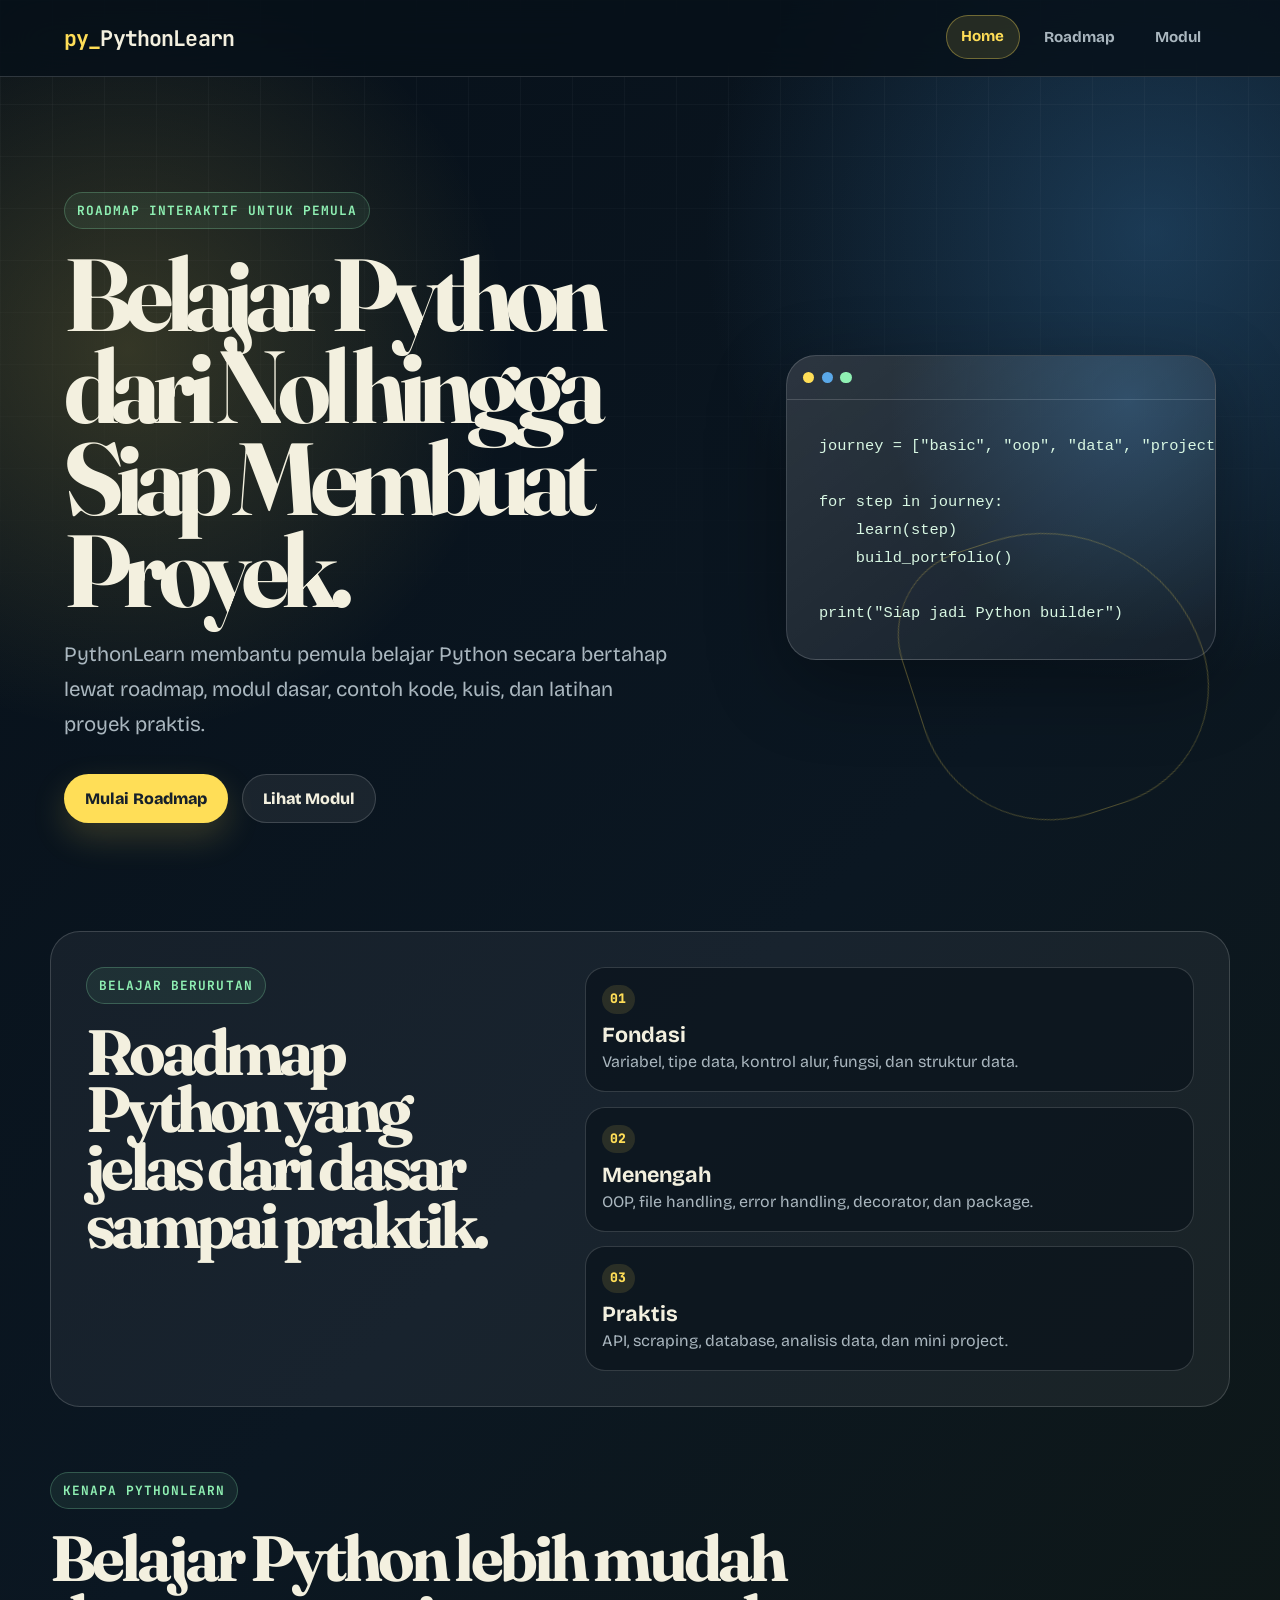
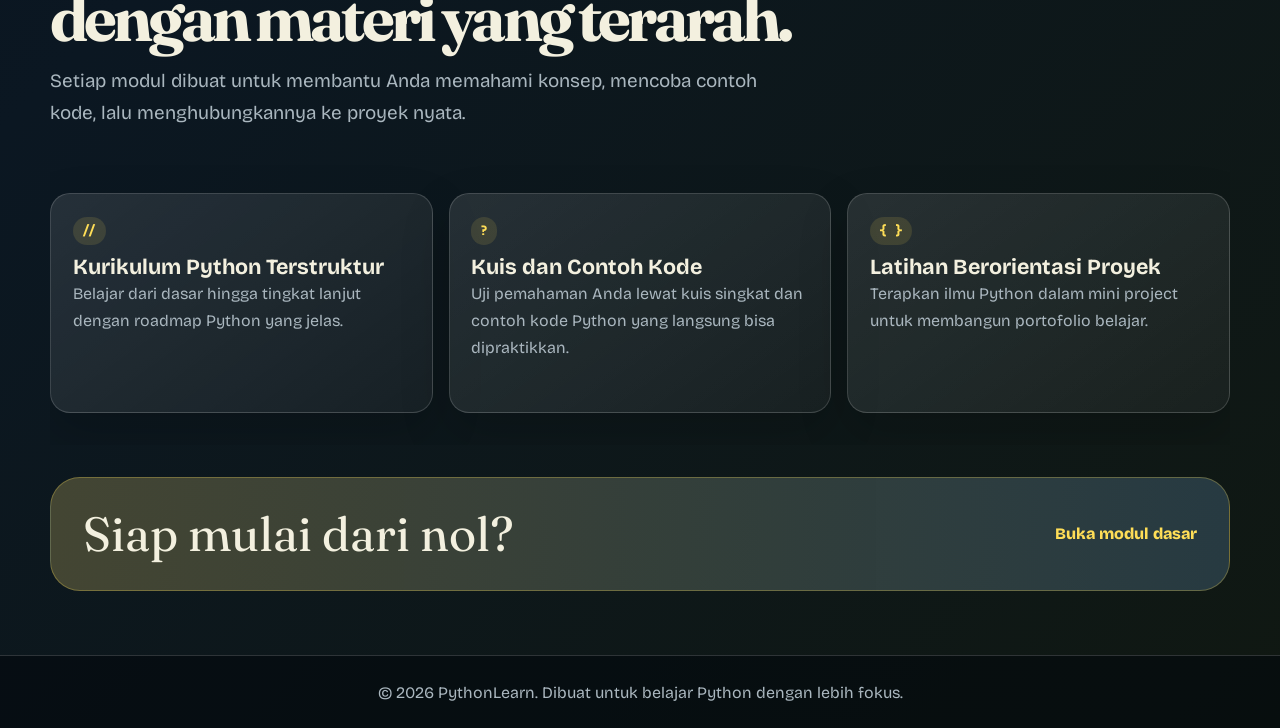
<file: index.html>
<!DOCTYPE html>
<html lang="id">
<head>
    <meta charset="UTF-8">
    <meta name="viewport" content="width=device-width, initial-scale=1.0">
    <meta name="theme-color" content="#071019">
    <meta name="description" content="Belajar Python dari nol dengan roadmap interaktif, modul dasar hingga lanjutan, contoh kode, kuis, dan jalur proyek praktis untuk pemula.">
    <meta name="robots" content="index, follow, max-image-preview:large">
    <link rel="canonical" href="https://ryuu211.github.io/belajar-py/">
    <title>Belajar Python dari Nol: Roadmap &amp; Modul | PythonLearn</title>
    <meta property="og:locale" content="id_ID">
    <meta property="og:type" content="website">
    <meta property="og:site_name" content="PythonLearn">
    <meta property="og:title" content="Belajar Python dari Nol: Roadmap &amp; Modul | PythonLearn">
    <meta property="og:description" content="Belajar Python dari nol dengan roadmap interaktif, modul dasar hingga lanjutan, contoh kode, kuis, dan jalur proyek praktis untuk pemula.">
    <meta property="og:url" content="https://ryuu211.github.io/belajar-py/">
    <meta name="twitter:card" content="summary">
    <link rel="preconnect" href="https://fonts.googleapis.com">
    <link rel="preconnect" href="https://fonts.gstatic.com" crossorigin>
    <link href="https://fonts.googleapis.com/css2?family=Bricolage+Grotesque:wght@500;600;700;800&family=Fraunces:opsz,wght@9..144,600;9..144,700&family=JetBrains+Mono:wght@500;700&display=swap" rel="stylesheet">
    <link rel="stylesheet" href="css/style.css">
    <script type="application/ld+json">
    {
        "@context": "https://schema.org",
        "@graph": [
            {
                "@type": "WebSite",
                "@id": "https://ryuu211.github.io/belajar-py/#website",
                "url": "https://ryuu211.github.io/belajar-py/",
                "name": "PythonLearn",
                "description": "Roadmap dan modul belajar Python dari nol untuk pemula.",
                "inLanguage": "id-ID"
            },
            {
                "@type": "EducationalOrganization",
                "@id": "https://ryuu211.github.io/belajar-py/#organization",
                "name": "PythonLearn",
                "url": "https://ryuu211.github.io/belajar-py/"
            },
            {
                "@type": "LearningResource",
                "@id": "https://ryuu211.github.io/belajar-py/#learning-resource",
                "name": "Belajar Python dari Nol",
                "description": "Panduan belajar Python bertahap berisi roadmap, modul, contoh kode, kuis, dan project pemula.",
                "url": "https://ryuu211.github.io/belajar-py/",
                "inLanguage": "id-ID",
                "educationalLevel": "Beginner",
                "teaches": ["Python", "Pemrograman dasar", "OOP", "Project Python"],
                "provider": {
                    "@id": "https://ryuu211.github.io/belajar-py/#organization"
                }
            }
        ]
    }
    </script>
</head>
<body>
    <a class="skip-link" href="#main-content">Lewati ke konten utama</a>
    <nav aria-label="Navigasi utama">
        <a class="logo" href="index.html">PythonLearn</a>
        <ul>
            <li><a class="active" href="index.html" aria-current="page">Home</a></li>
            <li><a href="pages/roadmap.html">Roadmap</a></li>
            <li><a href="pages/modules.html">Modul</a></li>
        </ul>
    </nav>

    <header>
        <div class="hero-copy">
            <span class="eyebrow">Roadmap interaktif untuk pemula</span>
            <h1>Belajar Python dari Nol hingga Siap Membuat Proyek.</h1>
            <p>PythonLearn membantu pemula belajar Python secara bertahap lewat roadmap, modul dasar, contoh kode, kuis, dan latihan proyek praktis.</p>
            <div class="hero-actions">
                <a href="pages/roadmap.html" class="btn">Mulai Roadmap</a>
                <a href="pages/modules.html" class="btn btn-ghost">Lihat Modul</a>
            </div>
        </div>
        <aside class="hero-panel" aria-labelledby="hero-code-title">
            <p class="visually-hidden" id="hero-code-title">Cuplikan kode Python</p>
            <div class="panel-bar" aria-hidden="true"><span></span><span></span><span></span></div>
            <pre><code>journey = ["basic", "oop", "data", "project"]

for step in journey:
    learn(step)
    build_portfolio()

print("Siap jadi Python builder")</code></pre>
        </aside>
    </header>

    <main id="main-content">
        <section class="learning-path" aria-labelledby="path-title">
            <div>
                <span class="section-kicker">Belajar berurutan</span>
                <h2 id="path-title">Roadmap Python yang jelas dari dasar sampai praktik.</h2>
            </div>
            <div class="path-track">
                <article>
                    <span>01</span>
                    <h3>Fondasi</h3>
                    <p>Variabel, tipe data, kontrol alur, fungsi, dan struktur data.</p>
                </article>
                <article>
                    <span>02</span>
                    <h3>Menengah</h3>
                    <p>OOP, file handling, error handling, decorator, dan package.</p>
                </article>
                <article>
                    <span>03</span>
                    <h3>Praktis</h3>
                    <p>API, scraping, database, analisis data, dan mini project.</p>
                </article>
            </div>
        </section>

        <section class="feature-section" aria-labelledby="features-title">
            <div class="section-intro">
                <span class="section-kicker">Kenapa PythonLearn</span>
                <h2 id="features-title">Belajar Python lebih mudah dengan materi yang terarah.</h2>
                <p>Setiap modul dibuat untuk membantu Anda memahami konsep, mencoba contoh kode, lalu menghubungkannya ke proyek nyata.</p>
            </div>
            <div class="features">
                <div class="feature-card">
                    <span class="card-icon" aria-hidden="true">//</span>
                    <h3>Kurikulum Python Terstruktur</h3>
                    <p>Belajar dari dasar hingga tingkat lanjut dengan roadmap Python yang jelas.</p>
                </div>
                <div class="feature-card">
                    <span class="card-icon" aria-hidden="true">?</span>
                    <h3>Kuis dan Contoh Kode</h3>
                    <p>Uji pemahaman Anda lewat kuis singkat dan contoh kode Python yang langsung bisa dipraktikkan.</p>
                </div>
                <div class="feature-card">
                    <span class="card-icon" aria-hidden="true">{ }</span>
                    <h3>Latihan Berorientasi Proyek</h3>
                    <p>Terapkan ilmu Python dalam mini project untuk membangun portofolio belajar.</p>
                </div>
            </div>
        </section>

        <section class="cta-strip">
            <p>Siap mulai dari nol?</p>
            <a href="pages/modules/dasar.html">Buka modul dasar</a>
        </section>
    </main>

    <footer>
        <p>&copy; 2026 PythonLearn. Dibuat untuk belajar Python dengan lebih fokus.</p>
    </footer>
</body>
</html>
</file>
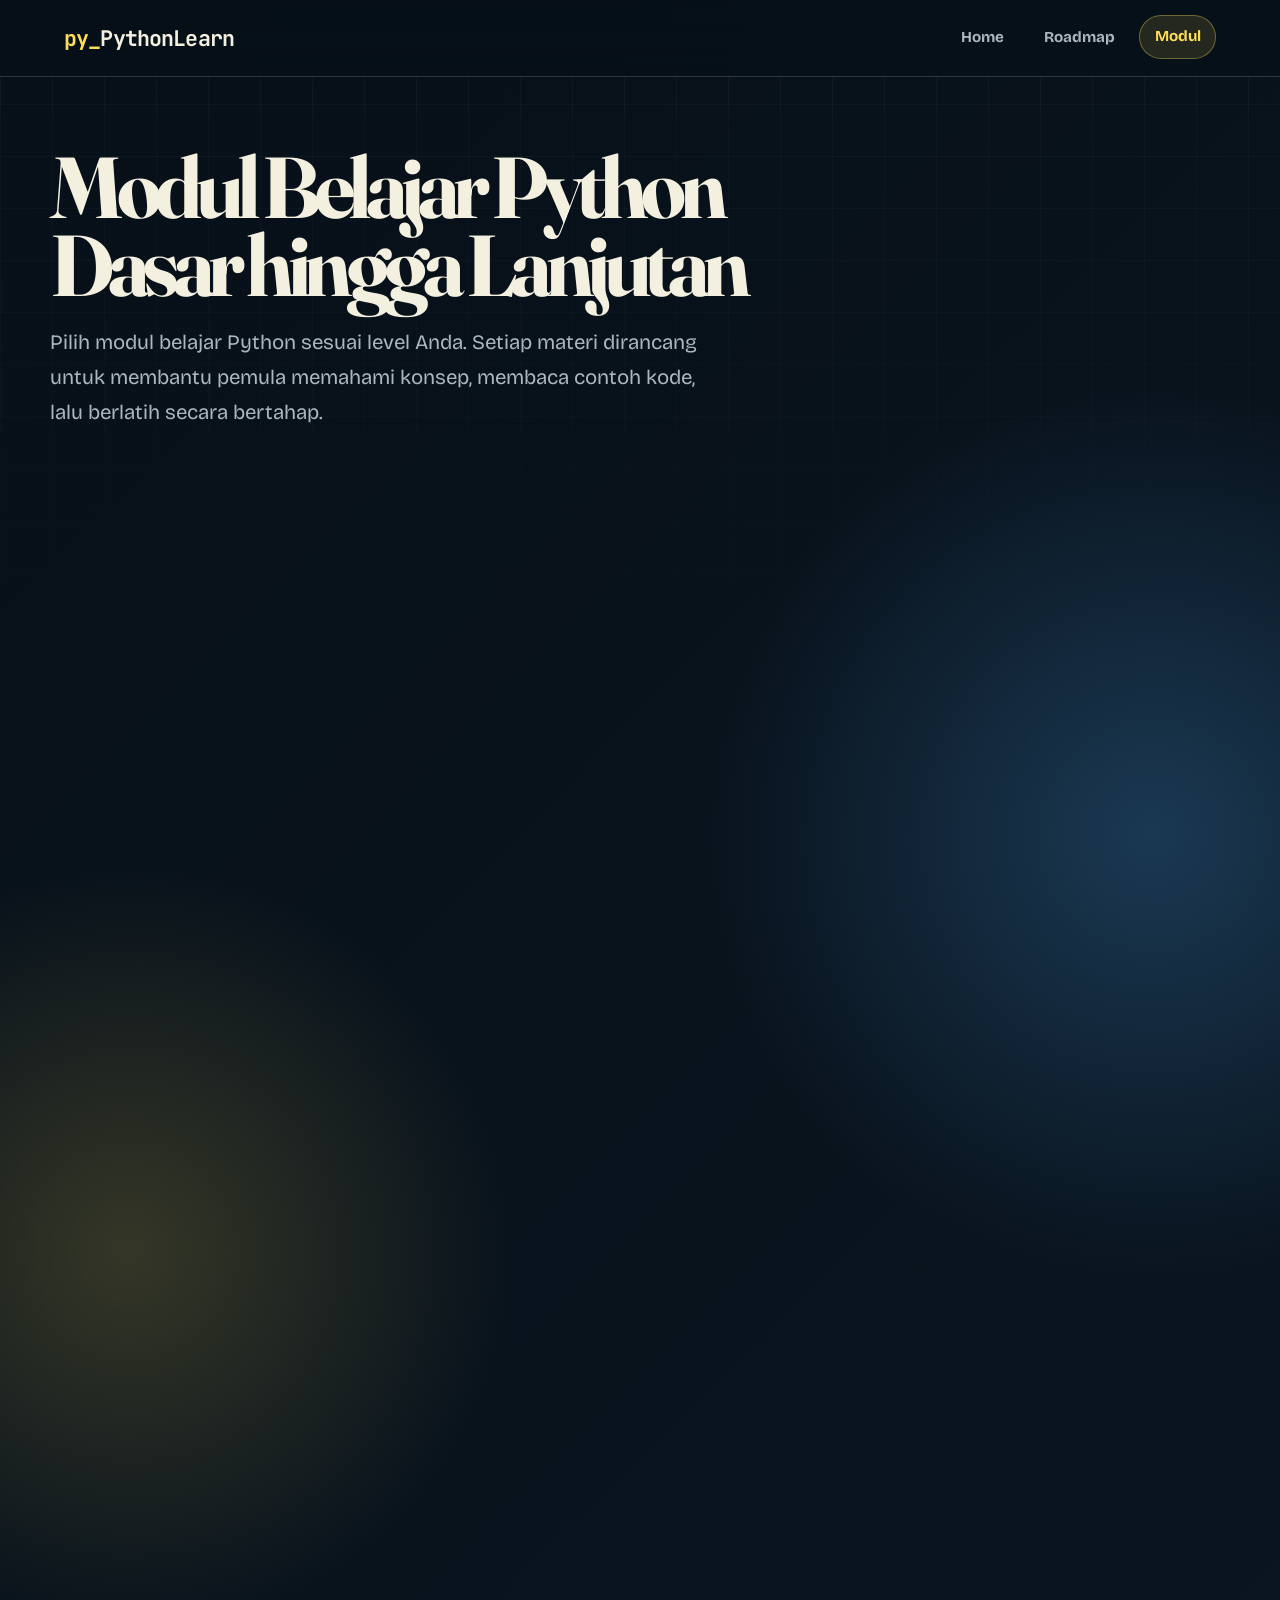
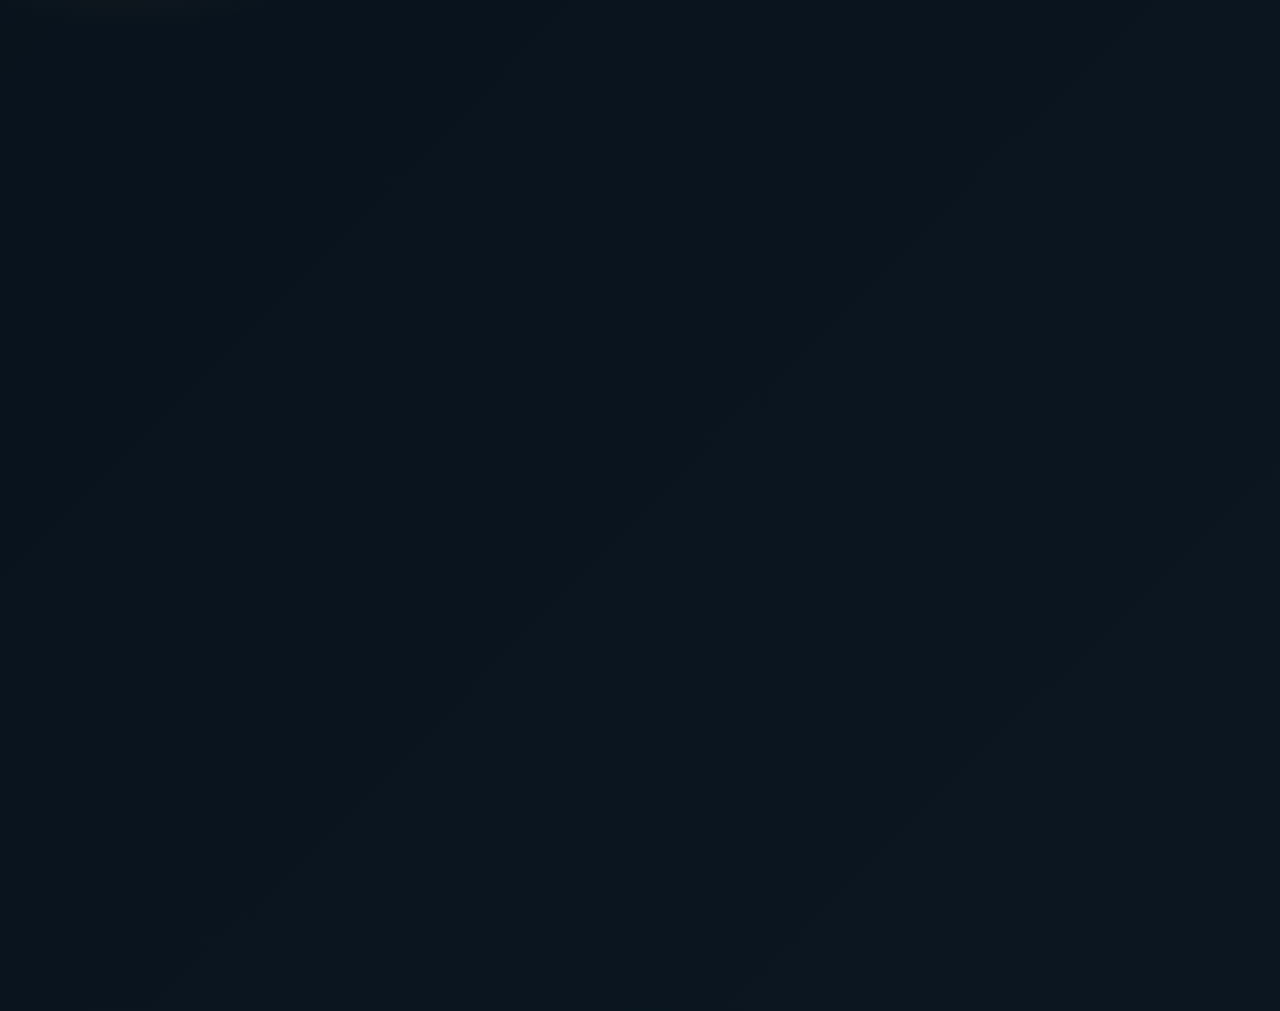
<file: pages/modules.html>
<!DOCTYPE html>
<html lang="id">
<head>
    <meta charset="UTF-8">
    <meta name="viewport" content="width=device-width, initial-scale=1.0">
    <meta name="theme-color" content="#071019">
    <meta name="description" content="Katalog modul belajar Python berisi materi dasar, intermediate, dan lanjutan lengkap dengan contoh kode, latihan, dan kuis untuk pemula.">
    <meta name="robots" content="index, follow, max-image-preview:large">
    <link rel="canonical" href="https://ryuu211.github.io/belajar-py/pages/modules.html">
    <title>Modul Belajar Python Dasar hingga Lanjutan | PythonLearn</title>
    <meta property="og:locale" content="id_ID">
    <meta property="og:type" content="website">
    <meta property="og:site_name" content="PythonLearn">
    <meta property="og:title" content="Modul Belajar Python Dasar hingga Lanjutan | PythonLearn">
    <meta property="og:description" content="Katalog modul belajar Python berisi materi dasar, intermediate, dan lanjutan lengkap dengan contoh kode, latihan, dan kuis untuk pemula.">
    <meta property="og:url" content="https://ryuu211.github.io/belajar-py/pages/modules.html">
    <meta name="twitter:card" content="summary">
    <link rel="preconnect" href="https://fonts.googleapis.com">
    <link rel="preconnect" href="https://fonts.gstatic.com" crossorigin>
    <link href="https://fonts.googleapis.com/css2?family=Bricolage+Grotesque:wght@500;600;700;800&family=Fraunces:opsz,wght@9..144,600;9..144,700&family=JetBrains+Mono:wght@500;700&display=swap" rel="stylesheet">
    <link rel="stylesheet" href="../css/style.css">
    <script type="application/ld+json">
    {
        "@context": "https://schema.org",
        "@type": "ItemList",
        "name": "Katalog Modul Belajar Python",
        "url": "https://ryuu211.github.io/belajar-py/pages/modules.html",
        "inLanguage": "id-ID",
        "itemListElement": [
            {
                "@type": "ListItem",
                "position": 1,
                "name": "Tutorial Python dari Nol",
                "url": "https://ryuu211.github.io/belajar-py/pages/modules/tutorial.html"
            },
            {
                "@type": "ListItem",
                "position": 2,
                "name": "How-to Guide Python",
                "url": "https://ryuu211.github.io/belajar-py/pages/modules/how-to.html"
            },
            {
                "@type": "ListItem",
                "position": 3,
                "name": "Penjelasan Konsep Python",
                "url": "https://ryuu211.github.io/belajar-py/pages/modules/konsep.html"
            },
            {
                "@type": "ListItem",
                "position": 4,
                "name": "Referensi Teknis Python",
                "url": "https://ryuu211.github.io/belajar-py/pages/modules/referensi.html"
            },
            {
                "@type": "ListItem",
                "position": 5,
                "name": "10 Project Python Pemula",
                "url": "https://ryuu211.github.io/belajar-py/pages/modules/project.html"
            }
        ]
    }
    </script>
</head>
<body>
    <a class="skip-link" href="#main-content">Lewati ke konten utama</a>
    <nav aria-label="Navigasi utama">
        <a class="logo" href="../index.html">PythonLearn</a>
        <ul>
            <li><a href="../index.html">Home</a></li>
            <li><a href="roadmap.html">Roadmap</a></li>
            <li><a class="active" href="modules.html" aria-current="page">Modul</a></li>
        </ul>
    </nav>

    <main id="main-content" class="module-container">
        <h1>Modul Belajar Python Dasar hingga Lanjutan</h1>
        <p>Pilih modul belajar Python sesuai level Anda. Setiap materi dirancang untuk membantu pemula memahami konsep, membaca contoh kode, lalu berlatih secara bertahap.</p>

        <div class="level-section">
            <h2 class="level-title">Panduan Belajar Lengkap</h2>
            <div class="module-grid">
                <div class="module-card">
                    <div>
                        <h3>Tutorial Python dari Nol</h3>
                        <p>Ikuti pelajaran langkah demi langkah dari program pertama sampai mini project CLI.</p>
                    </div>
                    <a href="modules/tutorial.html" class="btn-detail">Mulai Tutorial</a>
                </div>
                <div class="module-card">
                    <div>
                        <h3>How-to Guide Python</h3>
                        <p>Resep cepat untuk membuat fungsi, membaca file, menangani error, dan mengambil data API.</p>
                    </div>
                    <a href="modules/how-to.html" class="btn-detail">Buka How-to Guide</a>
                </div>
                <div class="module-card">
                    <div>
                        <h3>Penjelasan Konsep</h3>
                        <p>Pahami alasan di balik variabel, tipe data, mutable vs immutable, dan OOP.</p>
                    </div>
                    <a href="modules/konsep.html" class="btn-detail">Pahami Konsep</a>
                </div>
                <div class="module-card">
                    <div>
                        <h3>Referensi Teknis</h3>
                        <p>Cheat sheet Python untuk sintaks dasar, standard library, dan error umum.</p>
                    </div>
                    <a href="modules/referensi.html" class="btn-detail">Lihat Referensi</a>
                </div>
                <div class="module-card">
                    <div>
                        <h3>10 Project Python Pemula</h3>
                        <p>Latihan bertahap dari kalkulator, game tebak angka, to-do list, API, CSV, sampai SQLite.</p>
                    </div>
                    <a href="modules/project.html" class="btn-detail">Coba Project</a>
                </div>
            </div>
        </div>

        <div class="level-section">
            <h2 class="level-title">Level 1: Fondasi (Pemula)</h2>
            <div class="module-grid">
                <div class="module-card">
                    <div>
                        <h3>Pengenalan &amp; Sintaks</h3>
                        <p>Belajar instalasi, variabel, tipe data dasar, dan operasi aritmatika.</p>
                    </div>
                    <a href="modules/dasar.html" class="btn-detail">Pelajari Sintaks Python</a>
                </div>
                <div class="module-card">
                    <div>
                        <h3>Alur Program &amp; Koleksi</h3>
                        <p>Kuasai if-else, loops, List, Tuple, Set, dan Dictionary.</p>
                    </div>
                    <a href="modules/dasar.html" class="btn-detail">Latihan Alur Program</a>
                </div>
                <div class="module-card">
                    <div>
                        <h3>Fungsi Dasar</h3>
                        <p>Belajar membuat fungsi, parameter, return value, dan lambda.</p>
                    </div>
                    <a href="modules/dasar.html" class="btn-detail">Belajar Fungsi Python</a>
                </div>
            </div>
        </div>

        <div class="level-section">
            <h2 class="level-title">Level 2: Menengah (Intermediate)</h2>
            <div class="module-grid">
                <div class="module-card">
                    <div>
                        <h3>OOP (Object Oriented)</h3>
                        <p>Belajar Class, Object, Inheritance, dan Encapsulation.</p>
                    </div>
                    <a href="modules/menengah.html" class="btn-detail">Pelajari OOP Python</a>
                </div>
                <div class="module-card">
                    <div>
                        <h3>File &amp; Error Handling</h3>
                        <p>Manipulasi file CSV/JSON dan menangani error dengan try-except.</p>
                    </div>
                    <a href="modules/menengah.html" class="btn-detail">Belajar File Handling</a>
                </div>
                <div class="module-card">
                    <div>
                        <h3>Fitur Lanjutan</h3>
                        <p>List Comprehension, Decorators, Generators, dan Modul/Package.</p>
                    </div>
                    <a href="modules/menengah.html" class="btn-detail">Coba Fitur Lanjutan</a>
                </div>
            </div>
        </div>

        <div class="level-section">
            <h2 class="level-title">Level 3: Penerapan Praktis (Advanced)</h2>
            <div class="module-grid">
                <div class="module-card">
                    <div>
                        <h3>Web Scraping &amp; API</h3>
                        <p>Mengambil data dari web dengan BeautifulSoup dan requests.</p>
                    </div>
                    <a href="modules/lanjutan.html" class="btn-detail">Belajar Scraping Python</a>
                </div>
                <div class="module-card">
                    <div>
                        <h3>Data Analysis</h3>
                        <p>Pengenalan NumPy, Pandas, dan visualisasi data Matplotlib.</p>
                    </div>
                    <a href="modules/lanjutan.html" class="btn-detail">Belajar Analisis Data</a>
                </div>
                <div class="module-card">
                    <div>
                        <h3>Database &amp; Async</h3>
                        <p>Integrasi SQLite dan pengenalan Asynchronous Programming.</p>
                    </div>
                    <a href="modules/lanjutan.html" class="btn-detail">Belajar Database Python</a>
                </div>
            </div>
        </div>
    </main>

    <footer>
        <p>&copy; 2026 PythonLearn. Dibuat untuk belajar Python dengan lebih fokus.</p>
    </footer>
</body>
</html>
</file>
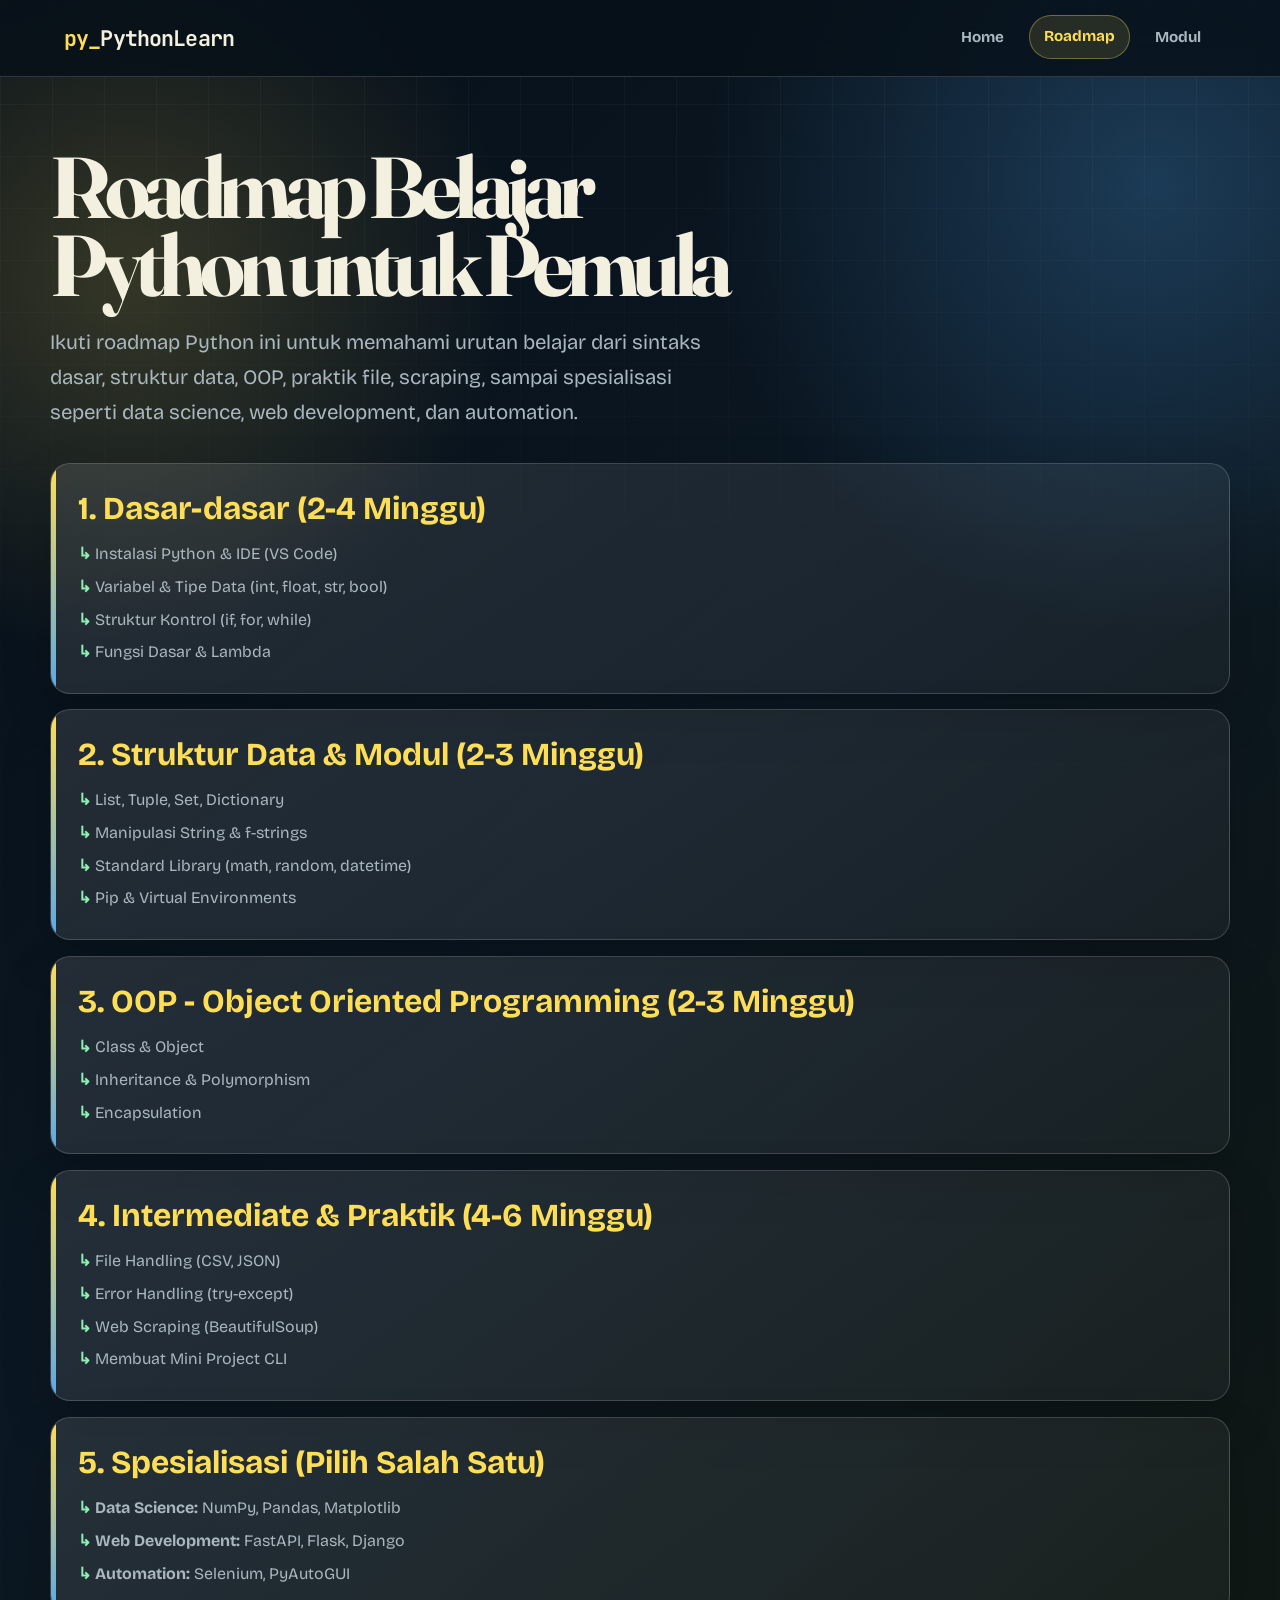
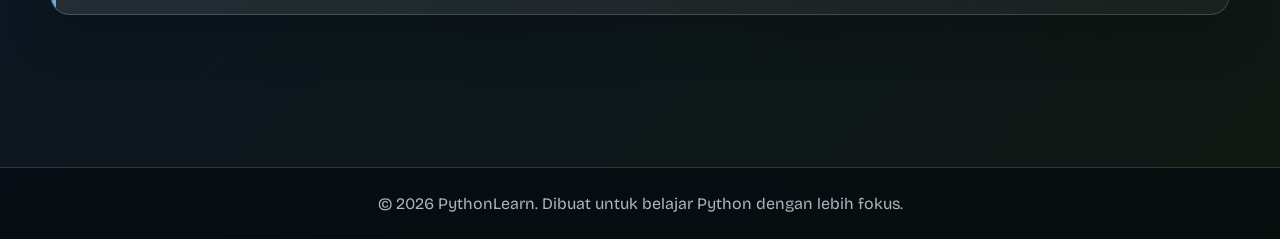
<file: pages/roadmap.html>
<!DOCTYPE html>
<html lang="id">
<head>
    <meta charset="UTF-8">
    <meta name="viewport" content="width=device-width, initial-scale=1.0">
    <meta name="theme-color" content="#071019">
    <meta name="description" content="Roadmap belajar Python untuk pemula: urutan materi dasar, struktur data, OOP, file handling, web scraping, data science, dan proyek praktis.">
    <meta name="robots" content="index, follow, max-image-preview:large">
    <link rel="canonical" href="https://ryuu211.github.io/belajar-py/pages/roadmap.html">
    <title>Roadmap Belajar Python untuk Pemula | PythonLearn</title>
    <meta property="og:locale" content="id_ID">
    <meta property="og:type" content="website">
    <meta property="og:site_name" content="PythonLearn">
    <meta property="og:title" content="Roadmap Belajar Python untuk Pemula | PythonLearn">
    <meta property="og:description" content="Roadmap belajar Python untuk pemula: urutan materi dasar, struktur data, OOP, file handling, web scraping, data science, dan proyek praktis.">
    <meta property="og:url" content="https://ryuu211.github.io/belajar-py/pages/roadmap.html">
    <meta name="twitter:card" content="summary">
    <link rel="preconnect" href="https://fonts.googleapis.com">
    <link rel="preconnect" href="https://fonts.gstatic.com" crossorigin>
    <link href="https://fonts.googleapis.com/css2?family=Bricolage+Grotesque:wght@500;600;700;800&family=Fraunces:opsz,wght@9..144,600;9..144,700&family=JetBrains+Mono:wght@500;700&display=swap" rel="stylesheet">
    <link rel="stylesheet" href="../css/style.css">
</head>
<body>
    <a class="skip-link" href="#main-content">Lewati ke konten utama</a>
    <nav aria-label="Navigasi utama">
        <a class="logo" href="../index.html">PythonLearn</a>
        <ul>
            <li><a href="../index.html">Home</a></li>
            <li><a class="active" href="roadmap.html" aria-current="page">Roadmap</a></li>
            <li><a href="modules.html">Modul</a></li>
        </ul>
    </nav>

    <main id="main-content" class="roadmap-container">
        <h1>Roadmap Belajar Python untuk Pemula</h1>
        <p>Ikuti roadmap Python ini untuk memahami urutan belajar dari sintaks dasar, struktur data, OOP, praktik file, scraping, sampai spesialisasi seperti data science, web development, dan automation.</p>

        <div class="roadmap-item">
            <h2>1. Dasar-dasar (2-4 Minggu)</h2>
            <ul>
                <li>Instalasi Python &amp; IDE (VS Code)</li>
                <li>Variabel &amp; Tipe Data (int, float, str, bool)</li>
                <li>Struktur Kontrol (if, for, while)</li>
                <li>Fungsi Dasar &amp; Lambda</li>
            </ul>
        </div>

        <div class="roadmap-item">
            <h2>2. Struktur Data &amp; Modul (2-3 Minggu)</h2>
            <ul>
                <li>List, Tuple, Set, Dictionary</li>
                <li>Manipulasi String &amp; f-strings</li>
                <li>Standard Library (math, random, datetime)</li>
                <li>Pip &amp; Virtual Environments</li>
            </ul>
        </div>

        <div class="roadmap-item">
            <h2>3. OOP - Object Oriented Programming (2-3 Minggu)</h2>
            <ul>
                <li>Class &amp; Object</li>
                <li>Inheritance &amp; Polymorphism</li>
                <li>Encapsulation</li>
            </ul>
        </div>

        <div class="roadmap-item">
            <h2>4. Intermediate &amp; Praktik (4-6 Minggu)</h2>
            <ul>
                <li>File Handling (CSV, JSON)</li>
                <li>Error Handling (try-except)</li>
                <li>Web Scraping (BeautifulSoup)</li>
                <li>Membuat Mini Project CLI</li>
            </ul>
        </div>

        <div class="roadmap-item">
            <h2>5. Spesialisasi (Pilih Salah Satu)</h2>
            <ul>
                <li><strong>Data Science:</strong> NumPy, Pandas, Matplotlib</li>
                <li><strong>Web Development:</strong> FastAPI, Flask, Django</li>
                <li><strong>Automation:</strong> Selenium, PyAutoGUI</li>
            </ul>
        </div>
    </main>

    <footer>
        <p>&copy; 2026 PythonLearn. Dibuat untuk belajar Python dengan lebih fokus.</p>
    </footer>
</body>
</html>
</file>
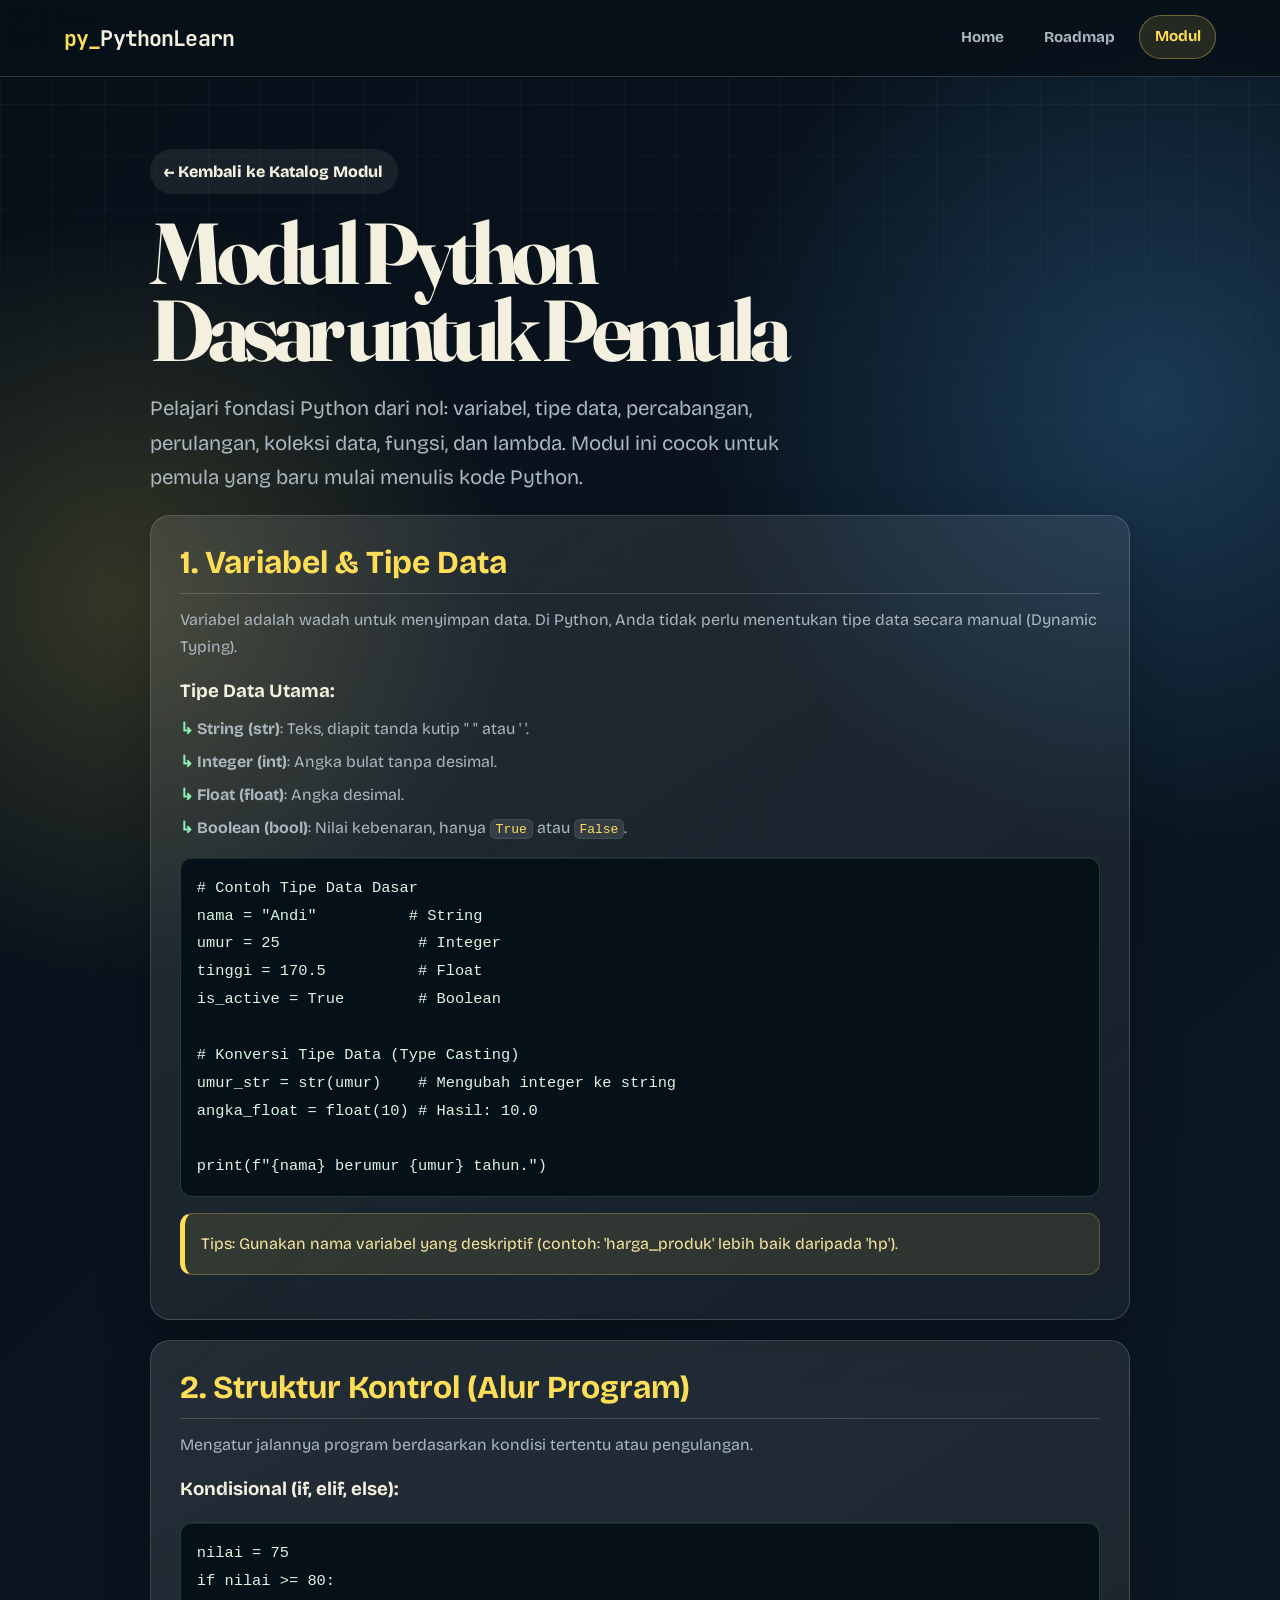
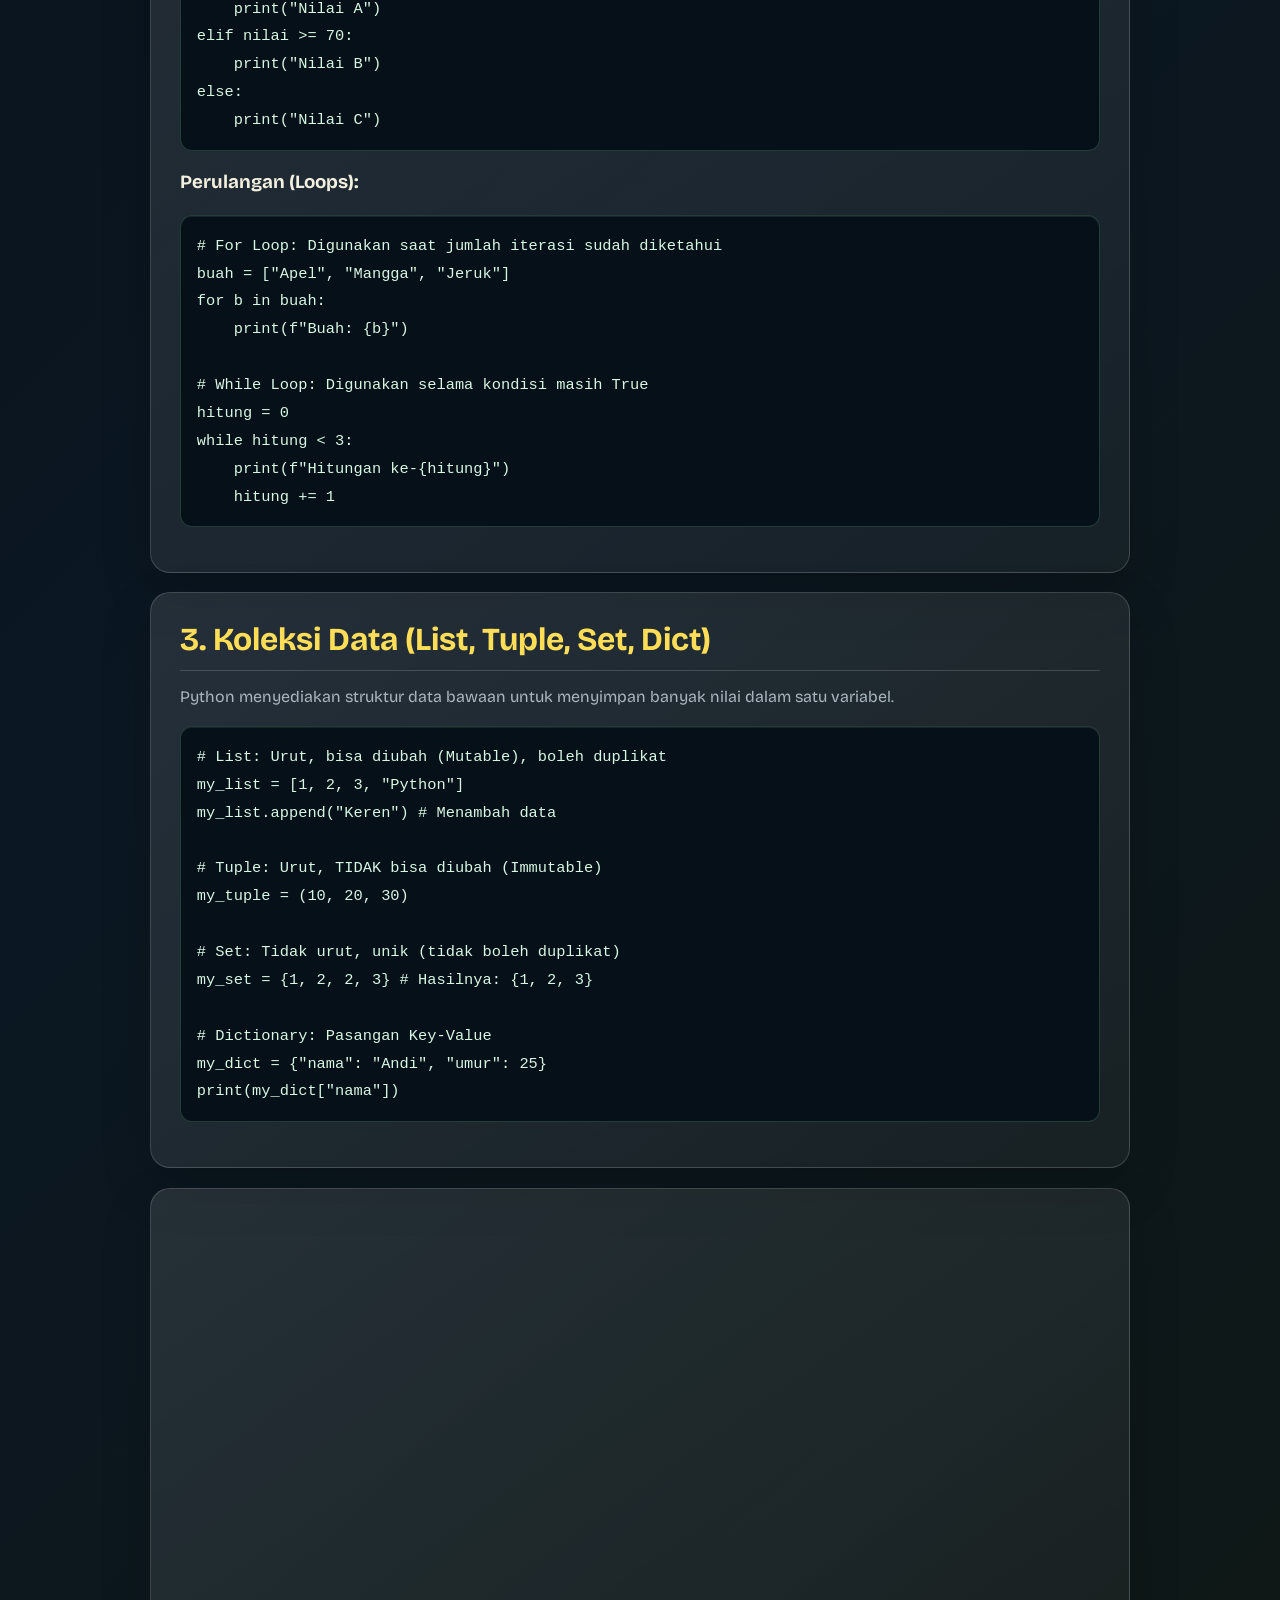
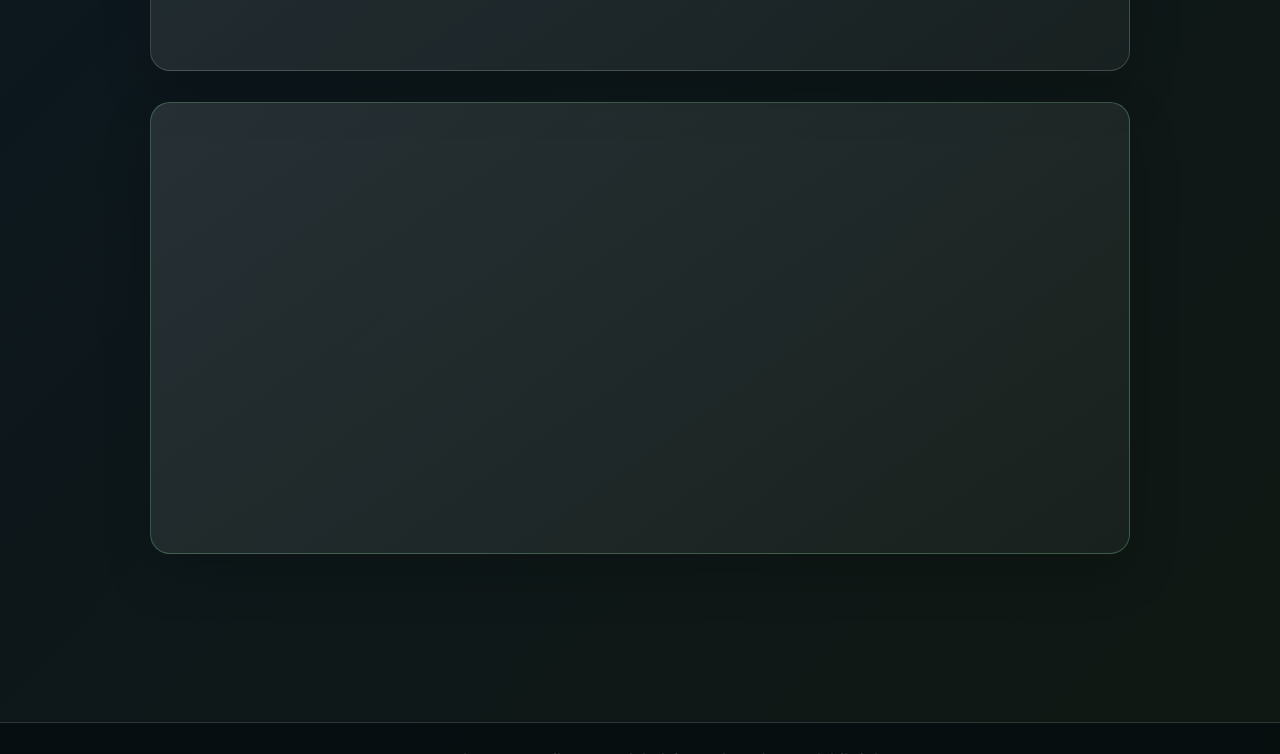
<file: pages/modules/dasar.html>
<!DOCTYPE html>
<html lang="id">
<head>
    <meta charset="UTF-8">
    <meta name="viewport" content="width=device-width, initial-scale=1.0">
    <meta name="theme-color" content="#071019">
    <meta name="description" content="Modul Python dasar untuk pemula: belajar variabel, tipe data, if else, loop, list, tuple, dictionary, fungsi, lambda, dan kuis cepat.">
    <meta name="robots" content="index, follow, max-image-preview:large">
    <link rel="canonical" href="https://ryuu211.github.io/belajar-py/pages/modules/dasar.html">
    <title>Modul Python Dasar untuk Pemula | PythonLearn</title>
    <meta property="og:locale" content="id_ID">
    <meta property="og:type" content="article">
    <meta property="og:site_name" content="PythonLearn">
    <meta property="og:title" content="Modul Python Dasar untuk Pemula | PythonLearn">
    <meta property="og:description" content="Modul Python dasar untuk pemula: belajar variabel, tipe data, if else, loop, list, tuple, dictionary, fungsi, lambda, dan kuis cepat.">
    <meta property="og:url" content="https://ryuu211.github.io/belajar-py/pages/modules/dasar.html">
    <meta name="twitter:card" content="summary">
    <link rel="preconnect" href="https://fonts.googleapis.com">
    <link rel="preconnect" href="https://fonts.gstatic.com" crossorigin>
    <link href="https://fonts.googleapis.com/css2?family=Bricolage+Grotesque:wght@500;600;700;800&family=Fraunces:opsz,wght@9..144,600;9..144,700&family=JetBrains+Mono:wght@500;700&display=swap" rel="stylesheet">
    <link rel="stylesheet" href="../../css/style.css">
</head>
<body>
    <a class="skip-link" href="#main-content">Lewati ke konten utama</a>
    <nav aria-label="Navigasi utama">
        <a class="logo" href="../../index.html">PythonLearn</a>
        <ul>
            <li><a href="../../index.html">Home</a></li>
            <li><a href="../roadmap.html">Roadmap</a></li>
            <li><a class="active" href="../modules.html" aria-current="page">Modul</a></li>
        </ul>
    </nav>

    <main id="main-content" class="content-wrapper">
        <a href="../modules.html" class="back-link">← Kembali ke Katalog Modul</a>
        <h1>Modul Python Dasar untuk Pemula</h1>
        <p>Pelajari fondasi Python dari nol: variabel, tipe data, percabangan, perulangan, koleksi data, fungsi, dan lambda. Modul ini cocok untuk pemula yang baru mulai menulis kode Python.</p>

        <section class="topic-section">
            <h2>1. Variabel &amp; Tipe Data</h2>
            <p>Variabel adalah wadah untuk menyimpan data. Di Python, Anda tidak perlu menentukan tipe data secara manual (Dynamic Typing).</p>

            <h3>Tipe Data Utama:</h3>
            <ul>
                <li><strong>String (str)</strong>: Teks, diapit tanda kutip " " atau ' '.</li>
                <li><strong>Integer (int)</strong>: Angka bulat tanpa desimal.</li>
                <li><strong>Float (float)</strong>: Angka desimal.</li>
                <li><strong>Boolean (bool)</strong>: Nilai kebenaran, hanya <code>True</code> atau <code>False</code>.</li>
            </ul>

            <pre class="code-block"><code># Contoh Tipe Data Dasar
nama = "Andi"          # String
umur = 25               # Integer
tinggi = 170.5          # Float
is_active = True        # Boolean

# Konversi Tipe Data (Type Casting)
umur_str = str(umur)    # Mengubah integer ke string
angka_float = float(10) # Hasil: 10.0

print(f"{nama} berumur {umur} tahun.")</code></pre>
            <div class="note">Tips: Gunakan nama variabel yang deskriptif (contoh: 'harga_produk' lebih baik daripada 'hp').</div>
        </section>

        <section class="topic-section">
            <h2>2. Struktur Kontrol (Alur Program)</h2>
            <p>Mengatur jalannya program berdasarkan kondisi tertentu atau pengulangan.</p>

            <h3>Kondisional (if, elif, else):</h3>
            <pre class="code-block"><code>nilai = 75
if nilai >= 80:
    print("Nilai A")
elif nilai >= 70:
    print("Nilai B")
else:
    print("Nilai C")</code></pre>

            <h3>Perulangan (Loops):</h3>
            <pre class="code-block"><code># For Loop: Digunakan saat jumlah iterasi sudah diketahui
buah = ["Apel", "Mangga", "Jeruk"]
for b in buah:
    print(f"Buah: {b}")

# While Loop: Digunakan selama kondisi masih True
hitung = 0
while hitung &lt; 3:
    print(f"Hitungan ke-{hitung}")
    hitung += 1</code></pre>
        </section>

        <section class="topic-section">
            <h2>3. Koleksi Data (List, Tuple, Set, Dict)</h2>
            <p>Python menyediakan struktur data bawaan untuk menyimpan banyak nilai dalam satu variabel.</p>

            <pre class="code-block"><code># List: Urut, bisa diubah (Mutable), boleh duplikat
my_list = [1, 2, 3, "Python"]
my_list.append("Keren") # Menambah data

# Tuple: Urut, TIDAK bisa diubah (Immutable)
my_tuple = (10, 20, 30)

# Set: Tidak urut, unik (tidak boleh duplikat)
my_set = {1, 2, 2, 3} # Hasilnya: {1, 2, 3}

# Dictionary: Pasangan Key-Value
my_dict = {"nama": "Andi", "umur": 25}
print(my_dict["nama"])</code></pre>
        </section>

        <section class="topic-section">
            <h2>4. Fungsi Dasar &amp; Lambda</h2>
            <p>Fungsi membantu Anda menghindari pengulangan kode (DRY - Don't Repeat Yourself).</p>
            <pre class="code-block"><code># Fungsi Biasa dengan Parameter &amp; Return
def hitung_luas(p, l):
    return p * l

hasil = hitung_luas(10, 5)
print(f"Luas: {hasil}")

# Lambda Function: Fungsi anonim satu baris
kali_dua = lambda x: x * 2
print(f"Hasil: {kali_dua(10)}")</code></pre>
        </section>

        <section class="quiz-container" aria-labelledby="quiz-title">
            <h2 id="quiz-title"><span aria-hidden="true">🎯</span> Kuis Cepat: Level 1</h2>
            <p id="quiz-instructions">Uji pemahaman Anda tentang dasar-dasar Python. Pilih satu jawaban untuk melihat hasilnya.</p>
            <div id="quiz-box" aria-describedby="quiz-instructions">
                <div class="quiz-question" id="question">Loading…</div>
                <div class="quiz-options" id="options" role="group" aria-labelledby="question"></div>
                <div id="quiz-result" role="status" aria-live="polite" aria-atomic="true"></div>
                <button class="next-btn" id="next-btn" type="button">Pertanyaan Selanjutnya</button>
            </div>
        </section>
    </main>

    <script>
        const quizData = [
            {
                question: "Manakah tipe data yang digunakan untuk menyimpan angka desimal di Python?",
                options: ["int", "float", "str", "bool"],
                correct: 1
            },
            {
                question: "Simbol apa yang digunakan untuk membuat komentar satu baris di Python?",
                options: ["//", "/*", "#", "--"],
                correct: 2
            },
            {
                question: "Koleksi data mana yang bersifat Immutable (tidak bisa diubah setelah dibuat)?",
                options: ["List", "Dictionary", "Set", "Tuple"],
                correct: 3
            },
            {
                question: "Apa fungsi dari keyword 'lambda' di Python?",
                options: ["Membuat loop", "Membuat fungsi anonim satu baris", "Menghapus variabel", "Menentukan tipe data"],
                correct: 1
            },
            {
                question: "Bagaimana cara menambahkan elemen ke dalam sebuah List?",
                options: ["append()", "add()", "insert_last()", "push()"],
                correct: 0
            }
        ];

        let currentQuestionIndex = 0;
        let hasAnswered = false;

        function addAnswerStatus(button, statusText) {
            const status = document.createElement('span');
            status.className = 'answer-status';
            status.textContent = statusText;
            button.appendChild(status);
        }

        function loadQuestion() {
            const questionEl = document.getElementById('question');
            const optionsEl = document.getElementById('options');
            const resultEl = document.getElementById('quiz-result');
            const nextBtn = document.getElementById('next-btn');

            hasAnswered = false;
            resultEl.textContent = "";
            resultEl.removeAttribute('class');
            resultEl.removeAttribute('tabindex');
            nextBtn.style.display = "none";
            optionsEl.innerHTML = "";

            const currentQuestion = quizData[currentQuestionIndex];
            questionEl.textContent = `${currentQuestionIndex + 1}. ${currentQuestion.question}`;

            currentQuestion.options.forEach((option, index) => {
                const button = document.createElement('button');
                button.type = 'button';
                button.textContent = option;
                button.dataset.option = option;
                button.setAttribute('aria-describedby', 'quiz-result');
                button.classList.add('option-btn');
                button.addEventListener('click', () => checkAnswer(index));
                optionsEl.appendChild(button);
            });
        }

        function checkAnswer(selectedIndex) {
            if (hasAnswered) {
                return;
            }

            hasAnswered = true;
            const correctIndex = quizData[currentQuestionIndex].correct;
            const options = document.querySelectorAll('.option-btn');
            const resultEl = document.getElementById('quiz-result');
            const nextBtn = document.getElementById('next-btn');

            options.forEach((btn, index) => {
                btn.setAttribute('aria-disabled', 'true');
                btn.tabIndex = -1;
                if (index === correctIndex) {
                    btn.classList.add('correct');
                    addAnswerStatus(btn, 'Benar');
                    btn.setAttribute('aria-label', `${btn.dataset.option}, jawaban benar`);
                } else if (index === selectedIndex) {
                    btn.classList.add('wrong');
                    addAnswerStatus(btn, 'Pilihan Anda');
                    btn.setAttribute('aria-label', `${btn.dataset.option}, pilihan Anda`);
                }
            });

            if (selectedIndex === correctIndex) {
                resultEl.textContent = "Benar. Bagus sekali.";
                resultEl.className = "quiz-result--success";
            } else {
                resultEl.textContent = "Salah. Jawaban yang benar adalah: " + quizData[currentQuestionIndex].options[correctIndex];
                resultEl.className = "quiz-result--error";
            }

            currentQuestionIndex++;
            if (currentQuestionIndex < quizData.length) {
                nextBtn.style.display = "block";
                nextBtn.focus();
            } else {
                resultEl.textContent += " Kuis selesai.";
                resultEl.tabIndex = -1;
                resultEl.focus();
            }
        }

        document.getElementById('next-btn').addEventListener('click', loadQuestion);
        loadQuestion();
    </script>

    <footer>
        <p>&copy; 2026 PythonLearn. Dibuat untuk belajar Python dengan lebih fokus.</p>
    </footer>
</body>
</html>
</file>
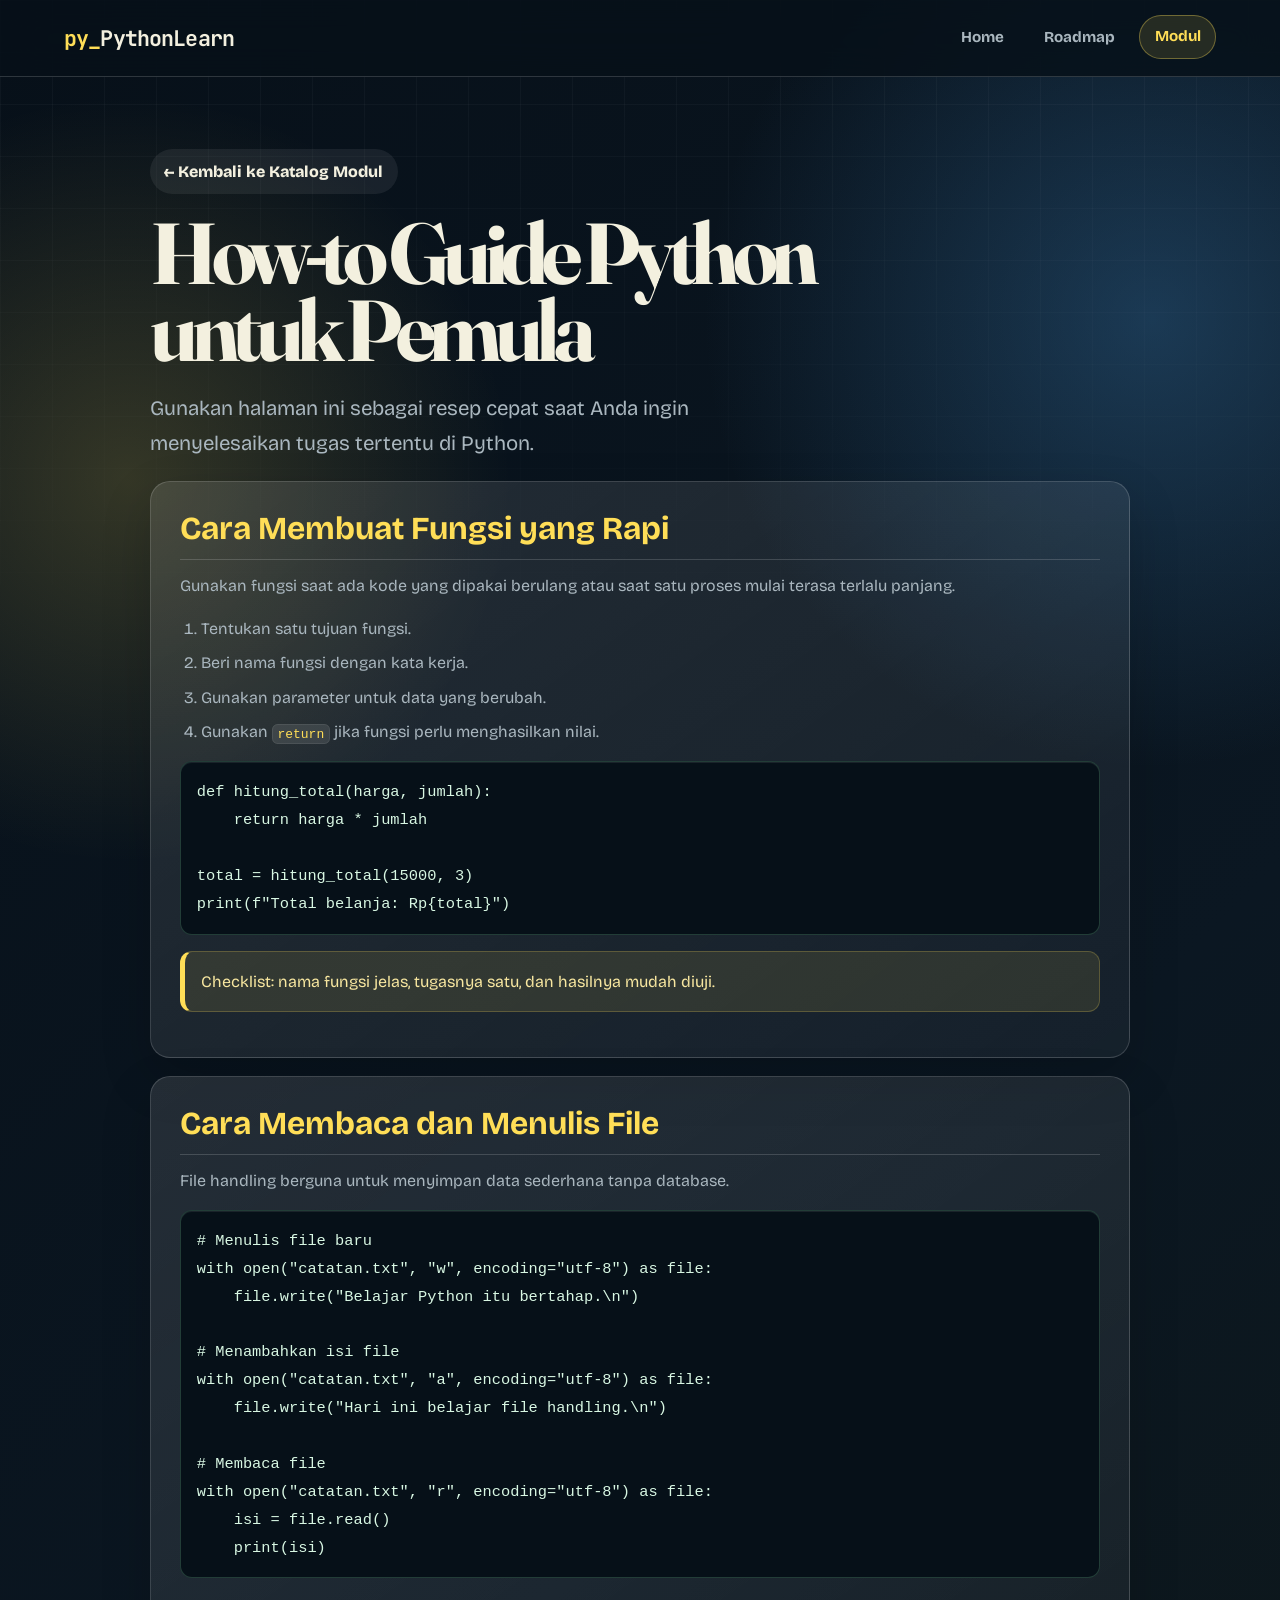
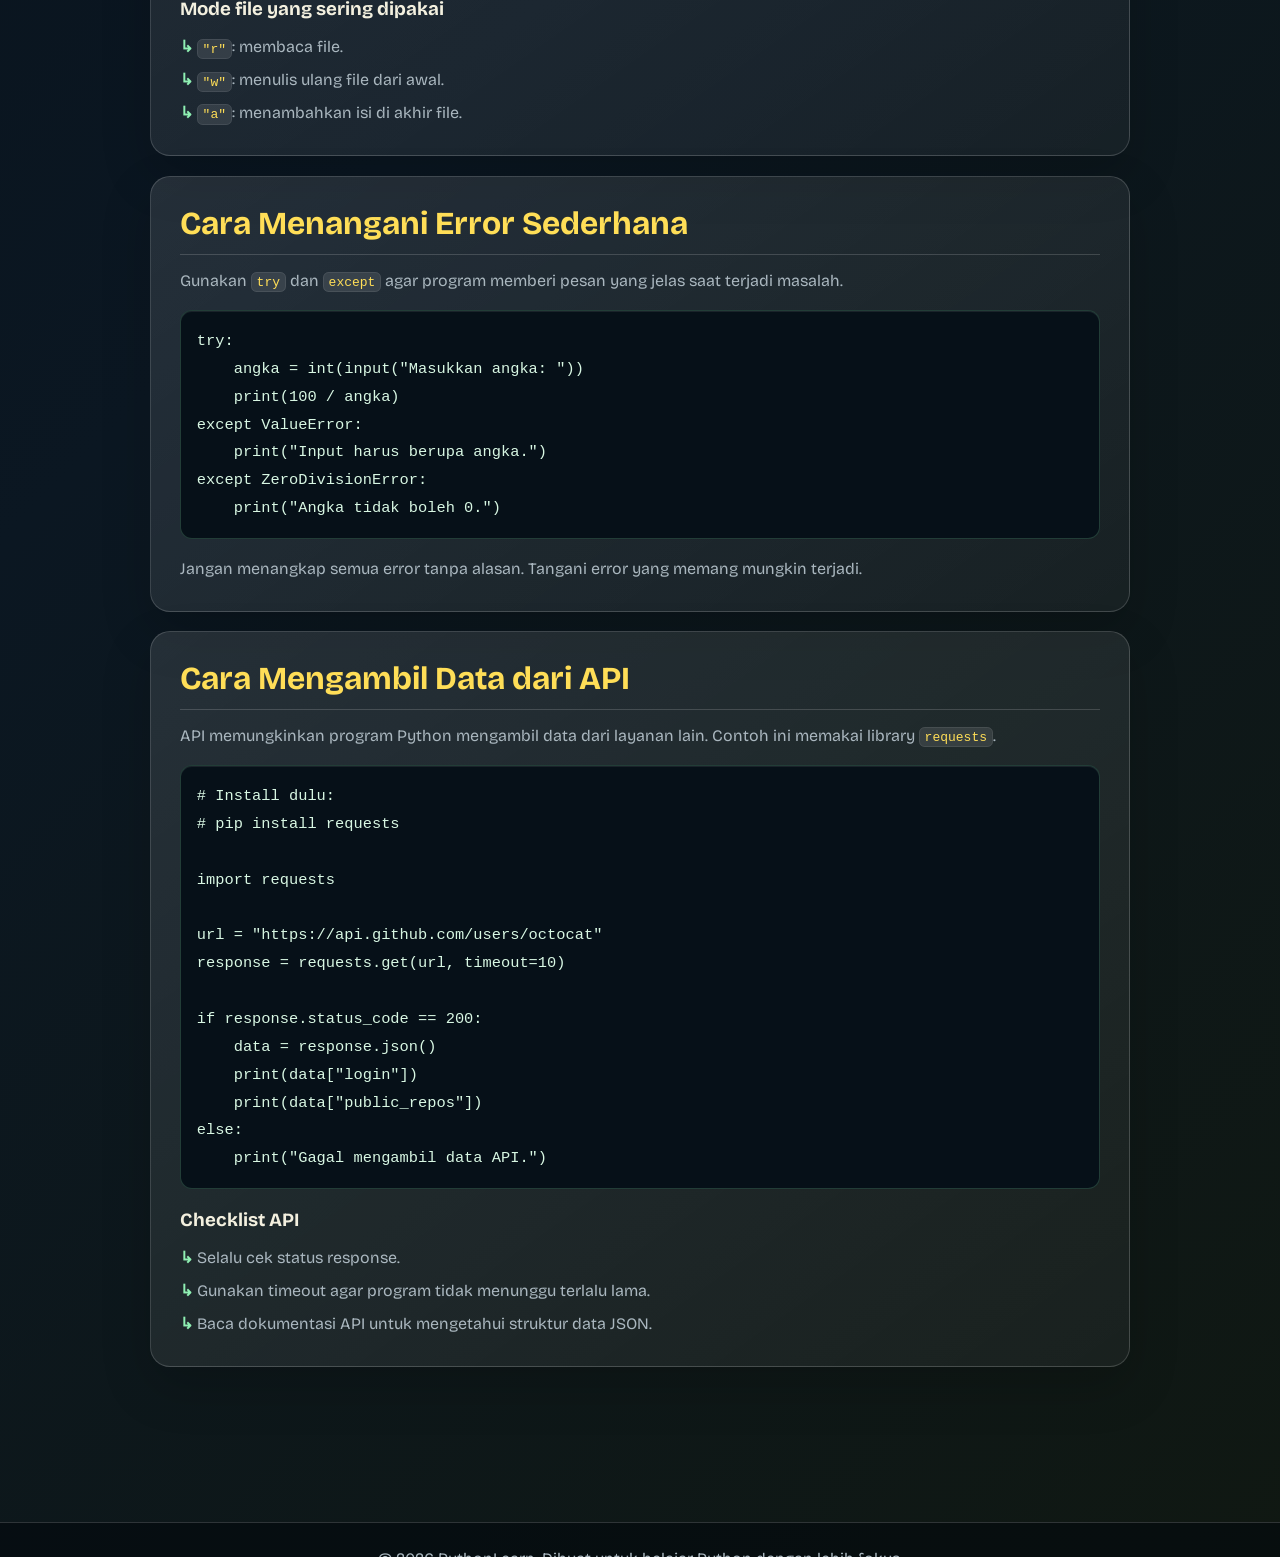
<file: pages/modules/how-to.html>
<!DOCTYPE html>
<html lang="id">
<head>
    <meta charset="UTF-8">
    <meta name="viewport" content="width=device-width, initial-scale=1.0">
    <meta name="theme-color" content="#071019">
    <meta name="description" content="How-to guide Python untuk pemula: cara membuat fungsi, membaca dan menulis file, menangani error, serta mengambil data dari API.">
    <meta name="robots" content="index, follow, max-image-preview:large">
    <link rel="canonical" href="https://ryuu211.github.io/belajar-py/pages/modules/how-to.html">
    <title>How-to Guide Python untuk Pemula | PythonLearn</title>
    <meta property="og:locale" content="id_ID">
    <meta property="og:type" content="article">
    <meta property="og:site_name" content="PythonLearn">
    <meta property="og:title" content="How-to Guide Python untuk Pemula | PythonLearn">
    <meta property="og:description" content="How-to guide Python untuk pemula: cara membuat fungsi, membaca dan menulis file, menangani error, serta mengambil data dari API.">
    <meta property="og:url" content="https://ryuu211.github.io/belajar-py/pages/modules/how-to.html">
    <meta name="twitter:card" content="summary">
    <link rel="preconnect" href="https://fonts.googleapis.com">
    <link rel="preconnect" href="https://fonts.gstatic.com" crossorigin>
    <link href="https://fonts.googleapis.com/css2?family=Bricolage+Grotesque:wght@500;600;700;800&family=Fraunces:opsz,wght@9..144,600;9..144,700&family=JetBrains+Mono:wght@500;700&display=swap" rel="stylesheet">
    <link rel="stylesheet" href="../../css/style.css">
</head>
<body>
    <a class="skip-link" href="#main-content">Lewati ke konten utama</a>
    <nav aria-label="Navigasi utama">
        <a class="logo" href="../../index.html">PythonLearn</a>
        <ul>
            <li><a href="../../index.html">Home</a></li>
            <li><a href="../roadmap.html">Roadmap</a></li>
            <li><a class="active" href="../modules.html" aria-current="page">Modul</a></li>
        </ul>
    </nav>

    <main id="main-content" class="content-wrapper">
        <a href="../modules.html" class="back-link">← Kembali ke Katalog Modul</a>
        <h1>How-to Guide Python untuk Pemula</h1>
        <p>Gunakan halaman ini sebagai resep cepat saat Anda ingin menyelesaikan tugas tertentu di Python.</p>

        <section class="topic-section">
            <h2>Cara Membuat Fungsi yang Rapi</h2>
            <p>Gunakan fungsi saat ada kode yang dipakai berulang atau saat satu proses mulai terasa terlalu panjang.</p>
            <ol class="steps-list">
                <li>Tentukan satu tujuan fungsi.</li>
                <li>Beri nama fungsi dengan kata kerja.</li>
                <li>Gunakan parameter untuk data yang berubah.</li>
                <li>Gunakan <code>return</code> jika fungsi perlu menghasilkan nilai.</li>
            </ol>
            <pre class="code-block"><code>def hitung_total(harga, jumlah):
    return harga * jumlah

total = hitung_total(15000, 3)
print(f"Total belanja: Rp{total}")</code></pre>
            <div class="note">Checklist: nama fungsi jelas, tugasnya satu, dan hasilnya mudah diuji.</div>
        </section>

        <section class="topic-section">
            <h2>Cara Membaca dan Menulis File</h2>
            <p>File handling berguna untuk menyimpan data sederhana tanpa database.</p>
            <pre class="code-block"><code># Menulis file baru
with open("catatan.txt", "w", encoding="utf-8") as file:
    file.write("Belajar Python itu bertahap.\n")

# Menambahkan isi file
with open("catatan.txt", "a", encoding="utf-8") as file:
    file.write("Hari ini belajar file handling.\n")

# Membaca file
with open("catatan.txt", "r", encoding="utf-8") as file:
    isi = file.read()
    print(isi)</code></pre>
            <h3>Mode file yang sering dipakai</h3>
            <ul>
                <li><code>"r"</code>: membaca file.</li>
                <li><code>"w"</code>: menulis ulang file dari awal.</li>
                <li><code>"a"</code>: menambahkan isi di akhir file.</li>
            </ul>
        </section>

        <section class="topic-section">
            <h2>Cara Menangani Error Sederhana</h2>
            <p>Gunakan <code>try</code> dan <code>except</code> agar program memberi pesan yang jelas saat terjadi masalah.</p>
            <pre class="code-block"><code>try:
    angka = int(input("Masukkan angka: "))
    print(100 / angka)
except ValueError:
    print("Input harus berupa angka.")
except ZeroDivisionError:
    print("Angka tidak boleh 0.")</code></pre>
            <p>Jangan menangkap semua error tanpa alasan. Tangani error yang memang mungkin terjadi.</p>
        </section>

        <section class="topic-section">
            <h2>Cara Mengambil Data dari API</h2>
            <p>API memungkinkan program Python mengambil data dari layanan lain. Contoh ini memakai library <code>requests</code>.</p>
            <pre class="code-block"><code># Install dulu:
# pip install requests

import requests

url = "https://api.github.com/users/octocat"
response = requests.get(url, timeout=10)

if response.status_code == 200:
    data = response.json()
    print(data["login"])
    print(data["public_repos"])
else:
    print("Gagal mengambil data API.")</code></pre>
            <h3>Checklist API</h3>
            <ul>
                <li>Selalu cek status response.</li>
                <li>Gunakan timeout agar program tidak menunggu terlalu lama.</li>
                <li>Baca dokumentasi API untuk mengetahui struktur data JSON.</li>
            </ul>
        </section>
    </main>

    <footer>
        <p>&copy; 2026 PythonLearn. Dibuat untuk belajar Python dengan lebih fokus.</p>
    </footer>
</body>
</html>
</file>
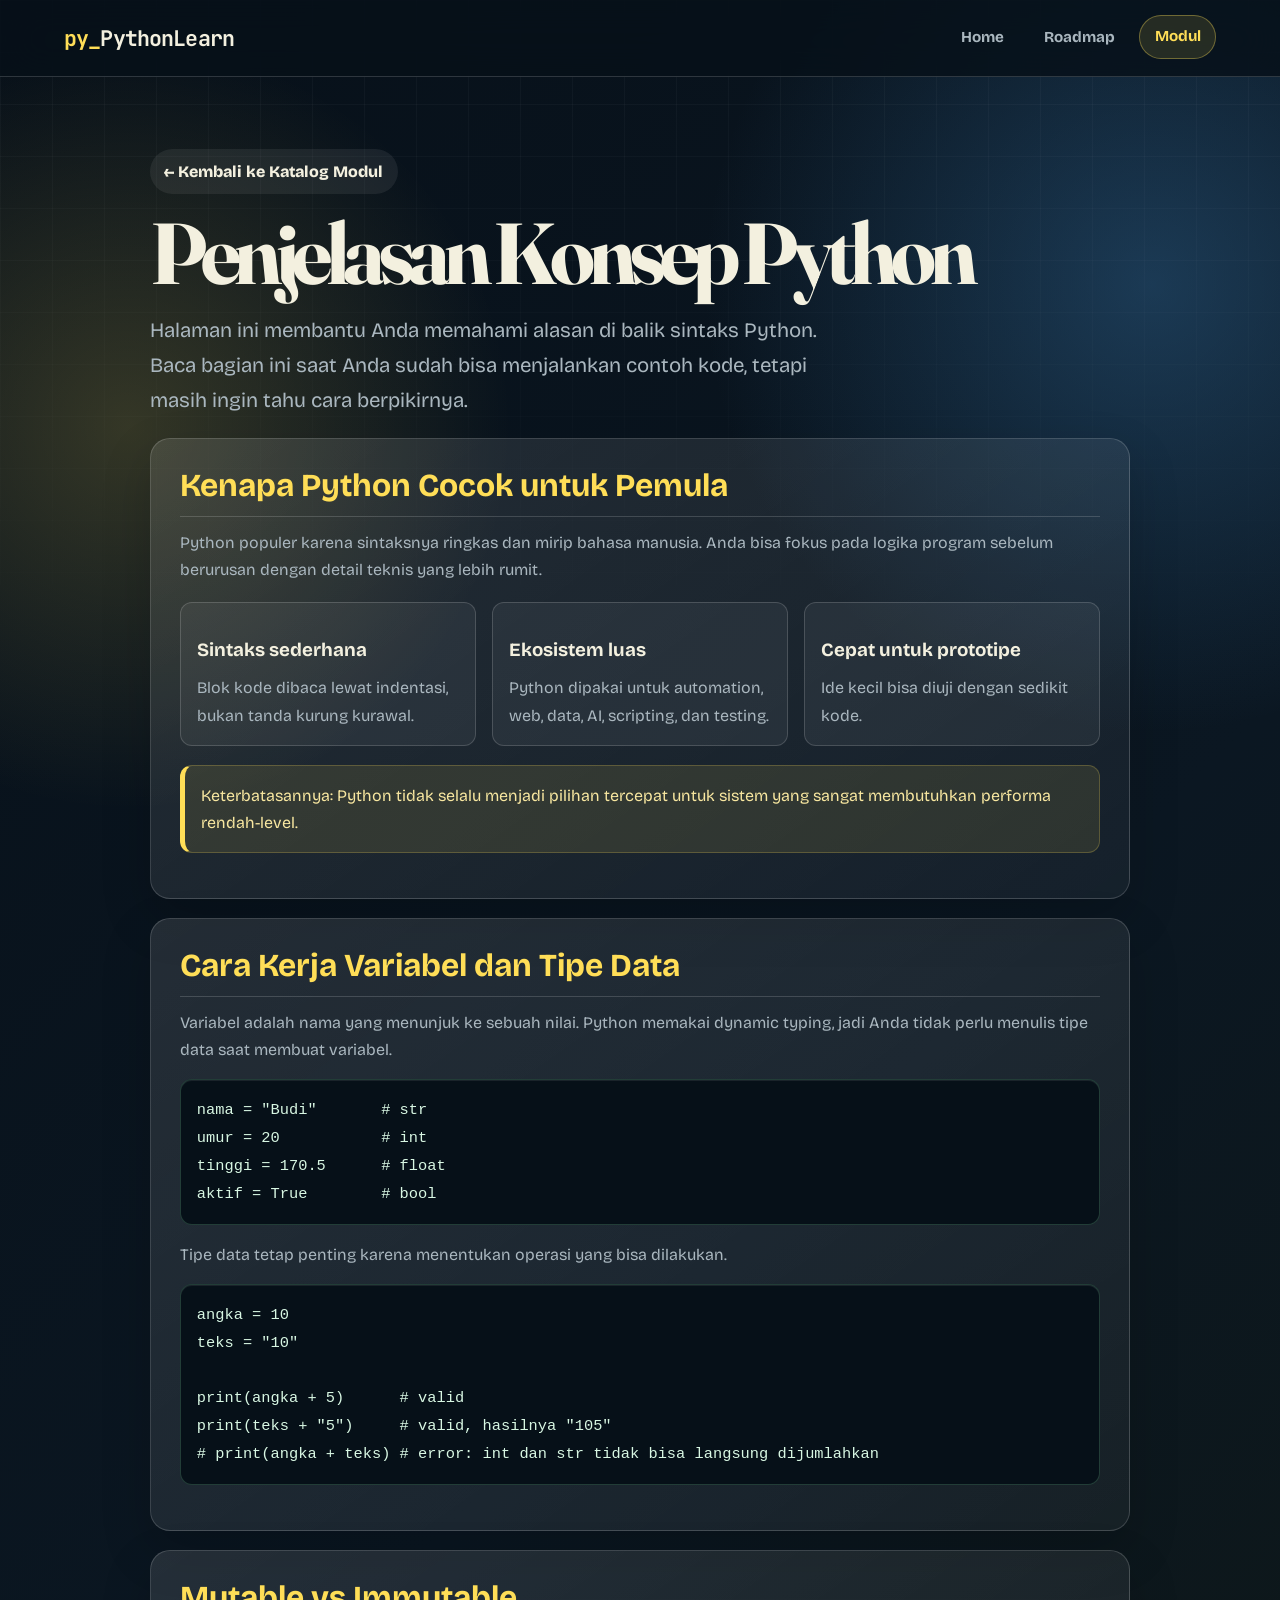
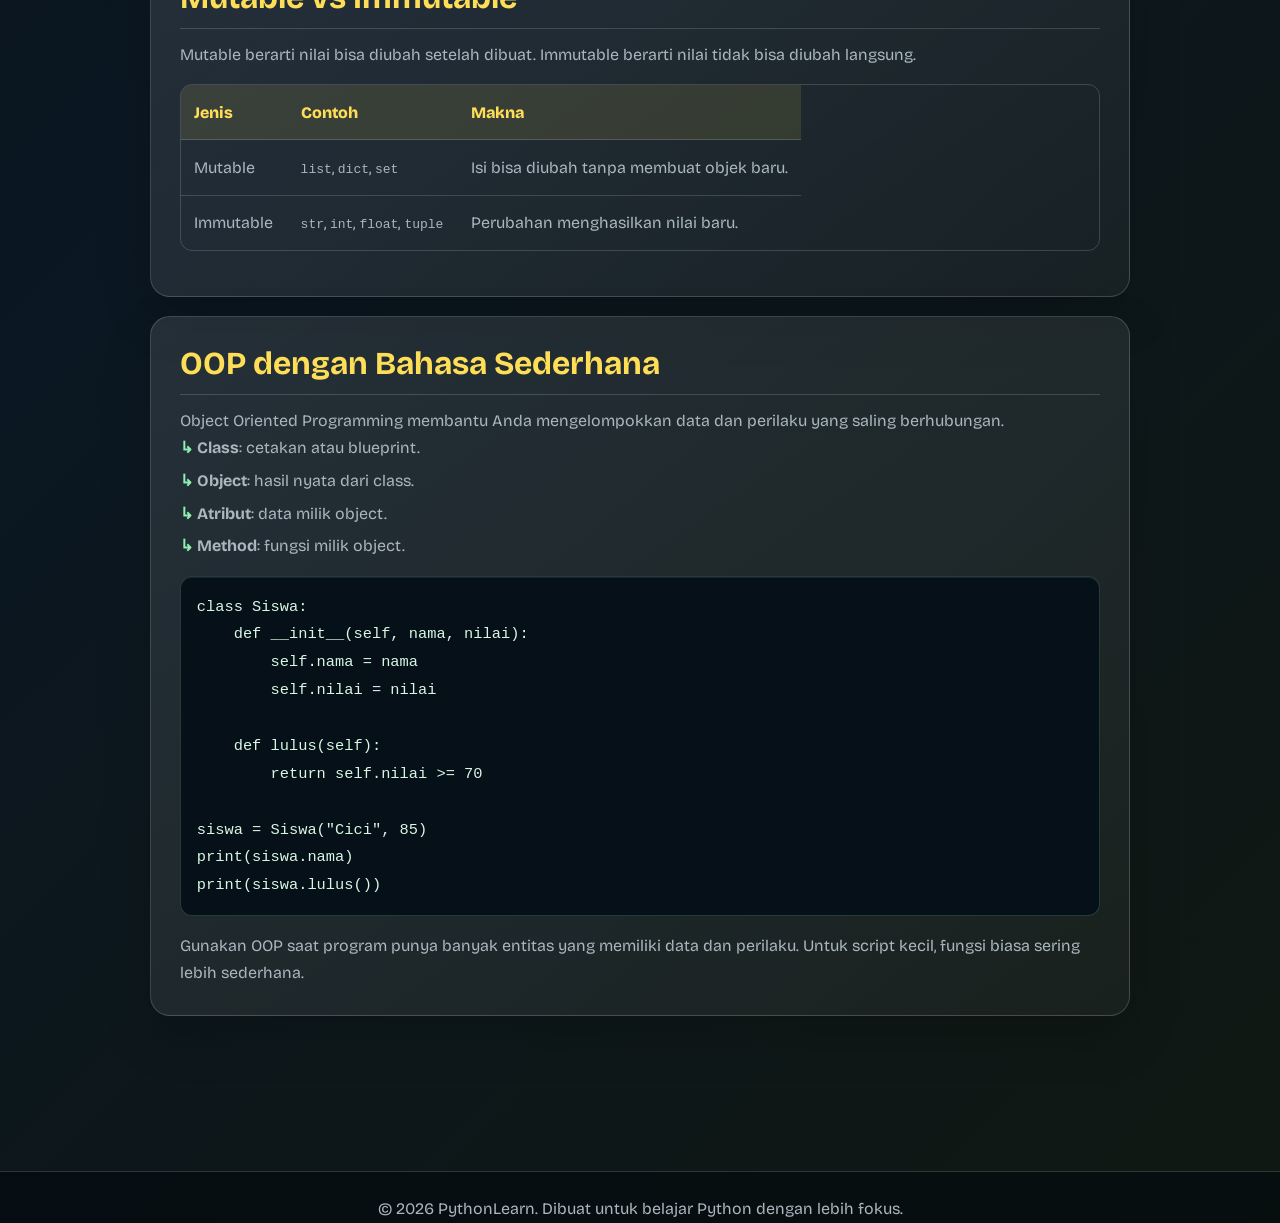
<file: pages/modules/konsep.html>
<!DOCTYPE html>
<html lang="id">
<head>
    <meta charset="UTF-8">
    <meta name="viewport" content="width=device-width, initial-scale=1.0">
    <meta name="theme-color" content="#071019">
    <meta name="description" content="Penjelasan konsep Python untuk pemula: kenapa Python cocok dipelajari, cara kerja variabel, tipe data, mutable vs immutable, dan OOP.">
    <meta name="robots" content="index, follow, max-image-preview:large">
    <link rel="canonical" href="https://ryuu211.github.io/belajar-py/pages/modules/konsep.html">
    <title>Penjelasan Konsep Python untuk Pemula | PythonLearn</title>
    <meta property="og:locale" content="id_ID">
    <meta property="og:type" content="article">
    <meta property="og:site_name" content="PythonLearn">
    <meta property="og:title" content="Penjelasan Konsep Python untuk Pemula | PythonLearn">
    <meta property="og:description" content="Penjelasan konsep Python untuk pemula: kenapa Python cocok dipelajari, cara kerja variabel, tipe data, mutable vs immutable, dan OOP.">
    <meta property="og:url" content="https://ryuu211.github.io/belajar-py/pages/modules/konsep.html">
    <meta name="twitter:card" content="summary">
    <link rel="preconnect" href="https://fonts.googleapis.com">
    <link rel="preconnect" href="https://fonts.gstatic.com" crossorigin>
    <link href="https://fonts.googleapis.com/css2?family=Bricolage+Grotesque:wght@500;600;700;800&family=Fraunces:opsz,wght@9..144,600;9..144,700&family=JetBrains+Mono:wght@500;700&display=swap" rel="stylesheet">
    <link rel="stylesheet" href="../../css/style.css">
</head>
<body>
    <a class="skip-link" href="#main-content">Lewati ke konten utama</a>
    <nav aria-label="Navigasi utama">
        <a class="logo" href="../../index.html">PythonLearn</a>
        <ul>
            <li><a href="../../index.html">Home</a></li>
            <li><a href="../roadmap.html">Roadmap</a></li>
            <li><a class="active" href="../modules.html" aria-current="page">Modul</a></li>
        </ul>
    </nav>

    <main id="main-content" class="content-wrapper">
        <a href="../modules.html" class="back-link">← Kembali ke Katalog Modul</a>
        <h1>Penjelasan Konsep Python</h1>
        <p>Halaman ini membantu Anda memahami alasan di balik sintaks Python. Baca bagian ini saat Anda sudah bisa menjalankan contoh kode, tetapi masih ingin tahu cara berpikirnya.</p>

        <section class="topic-section">
            <h2>Kenapa Python Cocok untuk Pemula</h2>
            <p>Python populer karena sintaksnya ringkas dan mirip bahasa manusia. Anda bisa fokus pada logika program sebelum berurusan dengan detail teknis yang lebih rumit.</p>
            <div class="callout-grid">
                <article>
                    <h3>Sintaks sederhana</h3>
                    <p>Blok kode dibaca lewat indentasi, bukan tanda kurung kurawal.</p>
                </article>
                <article>
                    <h3>Ekosistem luas</h3>
                    <p>Python dipakai untuk automation, web, data, AI, scripting, dan testing.</p>
                </article>
                <article>
                    <h3>Cepat untuk prototipe</h3>
                    <p>Ide kecil bisa diuji dengan sedikit kode.</p>
                </article>
            </div>
            <div class="note">Keterbatasannya: Python tidak selalu menjadi pilihan tercepat untuk sistem yang sangat membutuhkan performa rendah-level.</div>
        </section>

        <section class="topic-section">
            <h2>Cara Kerja Variabel dan Tipe Data</h2>
            <p>Variabel adalah nama yang menunjuk ke sebuah nilai. Python memakai dynamic typing, jadi Anda tidak perlu menulis tipe data saat membuat variabel.</p>
            <pre class="code-block"><code>nama = "Budi"       # str
umur = 20           # int
tinggi = 170.5      # float
aktif = True        # bool</code></pre>
            <p>Tipe data tetap penting karena menentukan operasi yang bisa dilakukan.</p>
            <pre class="code-block"><code>angka = 10
teks = "10"

print(angka + 5)      # valid
print(teks + "5")     # valid, hasilnya "105"
# print(angka + teks) # error: int dan str tidak bisa langsung dijumlahkan</code></pre>
        </section>

        <section class="topic-section">
            <h2>Mutable vs Immutable</h2>
            <p>Mutable berarti nilai bisa diubah setelah dibuat. Immutable berarti nilai tidak bisa diubah langsung.</p>
            <table class="reference-table">
                <thead>
                    <tr>
                        <th scope="col">Jenis</th>
                        <th scope="col">Contoh</th>
                        <th scope="col">Makna</th>
                    </tr>
                </thead>
                <tbody>
                    <tr>
                        <td>Mutable</td>
                        <td><code>list</code>, <code>dict</code>, <code>set</code></td>
                        <td>Isi bisa diubah tanpa membuat objek baru.</td>
                    </tr>
                    <tr>
                        <td>Immutable</td>
                        <td><code>str</code>, <code>int</code>, <code>float</code>, <code>tuple</code></td>
                        <td>Perubahan menghasilkan nilai baru.</td>
                    </tr>
                </tbody>
            </table>
        </section>

        <section class="topic-section">
            <h2>OOP dengan Bahasa Sederhana</h2>
            <p>Object Oriented Programming membantu Anda mengelompokkan data dan perilaku yang saling berhubungan.</p>
            <ul>
                <li><strong>Class</strong>: cetakan atau blueprint.</li>
                <li><strong>Object</strong>: hasil nyata dari class.</li>
                <li><strong>Atribut</strong>: data milik object.</li>
                <li><strong>Method</strong>: fungsi milik object.</li>
            </ul>
            <pre class="code-block"><code>class Siswa:
    def __init__(self, nama, nilai):
        self.nama = nama
        self.nilai = nilai

    def lulus(self):
        return self.nilai &gt;= 70

siswa = Siswa("Cici", 85)
print(siswa.nama)
print(siswa.lulus())</code></pre>
            <p>Gunakan OOP saat program punya banyak entitas yang memiliki data dan perilaku. Untuk script kecil, fungsi biasa sering lebih sederhana.</p>
        </section>
    </main>

    <footer>
        <p>&copy; 2026 PythonLearn. Dibuat untuk belajar Python dengan lebih fokus.</p>
    </footer>
</body>
</html>
</file>
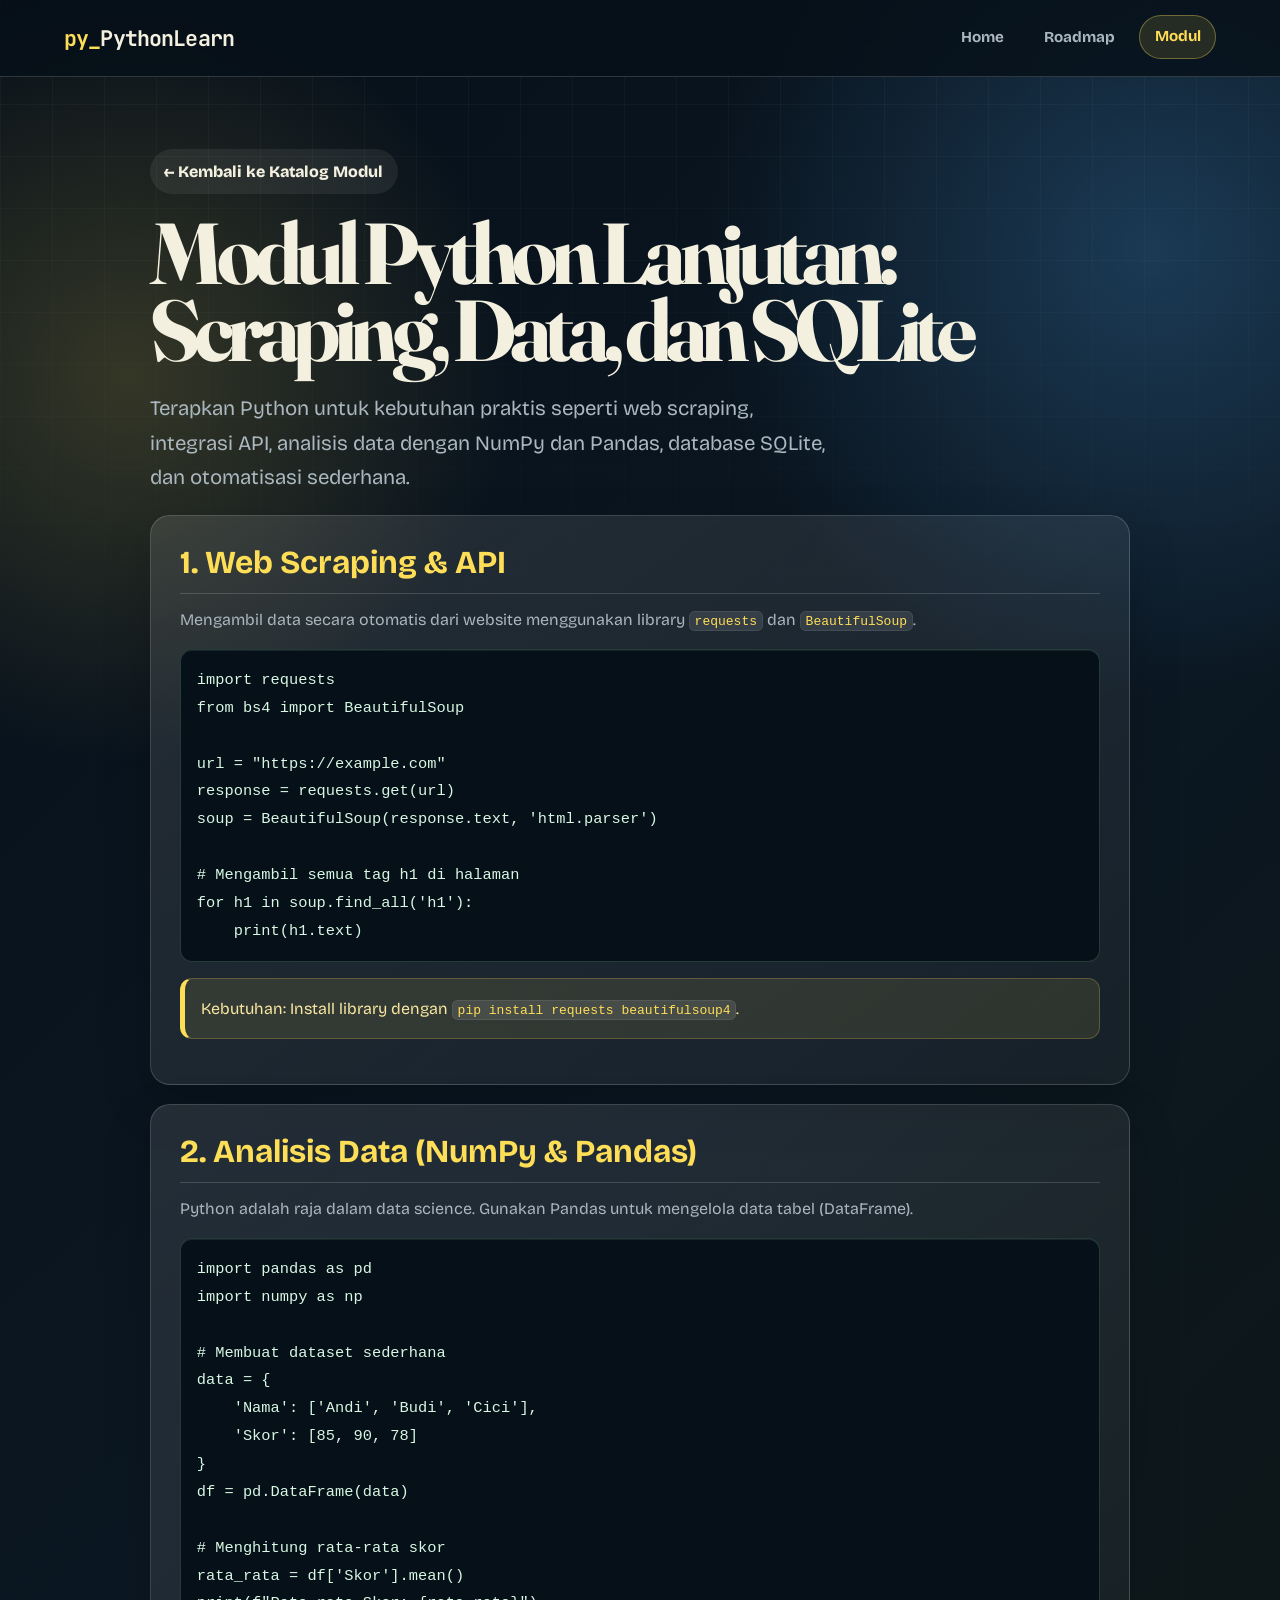
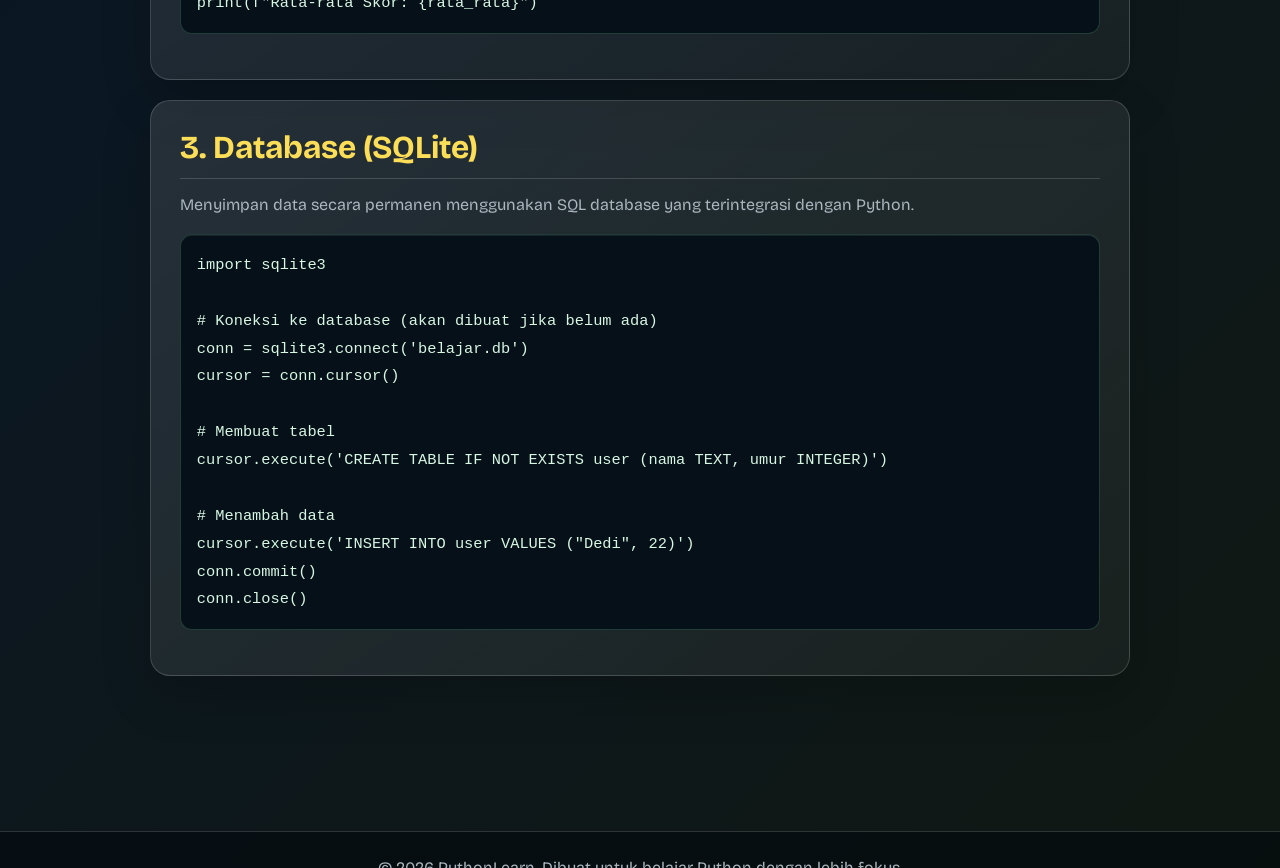
<file: pages/modules/lanjutan.html>
<!DOCTYPE html>
<html lang="id">
<head>
    <meta charset="UTF-8">
    <meta name="viewport" content="width=device-width, initial-scale=1.0">
    <meta name="theme-color" content="#071019">
    <meta name="description" content="Modul Python lanjutan untuk belajar web scraping, API, analisis data dengan NumPy dan Pandas, database SQLite, dan proyek praktis.">
    <meta name="robots" content="index, follow, max-image-preview:large">
    <link rel="canonical" href="https://ryuu211.github.io/belajar-py/pages/modules/lanjutan.html">
    <title>Modul Python Lanjutan: Scraping, Data &amp; SQLite | PythonLearn</title>
    <meta property="og:locale" content="id_ID">
    <meta property="og:type" content="article">
    <meta property="og:site_name" content="PythonLearn">
    <meta property="og:title" content="Modul Python Lanjutan: Scraping, Data &amp; SQLite | PythonLearn">
    <meta property="og:description" content="Modul Python lanjutan untuk belajar web scraping, API, analisis data dengan NumPy dan Pandas, database SQLite, dan proyek praktis.">
    <meta property="og:url" content="https://ryuu211.github.io/belajar-py/pages/modules/lanjutan.html">
    <meta name="twitter:card" content="summary">
    <link rel="preconnect" href="https://fonts.googleapis.com">
    <link rel="preconnect" href="https://fonts.gstatic.com" crossorigin>
    <link href="https://fonts.googleapis.com/css2?family=Bricolage+Grotesque:wght@500;600;700;800&family=Fraunces:opsz,wght@9..144,600;9..144,700&family=JetBrains+Mono:wght@500;700&display=swap" rel="stylesheet">
    <link rel="stylesheet" href="../../css/style.css">
</head>
<body>
    <a class="skip-link" href="#main-content">Lewati ke konten utama</a>
    <nav aria-label="Navigasi utama">
        <a class="logo" href="../../index.html">PythonLearn</a>
        <ul>
            <li><a href="../../index.html">Home</a></li>
            <li><a href="../roadmap.html">Roadmap</a></li>
            <li><a class="active" href="../modules.html" aria-current="page">Modul</a></li>
        </ul>
    </nav>

    <main id="main-content" class="content-wrapper">
        <a href="../modules.html" class="back-link">← Kembali ke Katalog Modul</a>
        <h1>Modul Python Lanjutan: Scraping, Data, dan SQLite</h1>
        <p>Terapkan Python untuk kebutuhan praktis seperti web scraping, integrasi API, analisis data dengan NumPy dan Pandas, database SQLite, dan otomatisasi sederhana.</p>

        <section class="topic-section">
            <h2>1. Web Scraping &amp; API</h2>
            <p>Mengambil data secara otomatis dari website menggunakan library <code>requests</code> dan <code>BeautifulSoup</code>.</p>
            <pre class="code-block"><code>import requests
from bs4 import BeautifulSoup

url = "https://example.com"
response = requests.get(url)
soup = BeautifulSoup(response.text, 'html.parser')

# Mengambil semua tag h1 di halaman
for h1 in soup.find_all('h1'):
    print(h1.text)</code></pre>
            <div class="note">Kebutuhan: Install library dengan <code>pip install requests beautifulsoup4</code>.</div>
        </section>

        <section class="topic-section">
            <h2>2. Analisis Data (NumPy &amp; Pandas)</h2>
            <p>Python adalah raja dalam data science. Gunakan Pandas untuk mengelola data tabel (DataFrame).</p>
            <pre class="code-block"><code>import pandas as pd
import numpy as np

# Membuat dataset sederhana
data = {
    'Nama': ['Andi', 'Budi', 'Cici'],
    'Skor': [85, 90, 78]
}
df = pd.DataFrame(data)

# Menghitung rata-rata skor
rata_rata = df['Skor'].mean()
print(f"Rata-rata Skor: {rata_rata}")</code></pre>
        </section>

        <section class="topic-section">
            <h2>3. Database (SQLite)</h2>
            <p>Menyimpan data secara permanen menggunakan SQL database yang terintegrasi dengan Python.</p>
            <pre class="code-block"><code>import sqlite3

# Koneksi ke database (akan dibuat jika belum ada)
conn = sqlite3.connect('belajar.db')
cursor = conn.cursor()

# Membuat tabel
cursor.execute('CREATE TABLE IF NOT EXISTS user (nama TEXT, umur INTEGER)')

# Menambah data
cursor.execute('INSERT INTO user VALUES ("Dedi", 22)')
conn.commit()
conn.close()</code></pre>
        </section>
    </main>

    <footer>
        <p>&copy; 2026 PythonLearn. Dibuat untuk belajar Python dengan lebih fokus.</p>
    </footer>
</body>
</html>
</file>
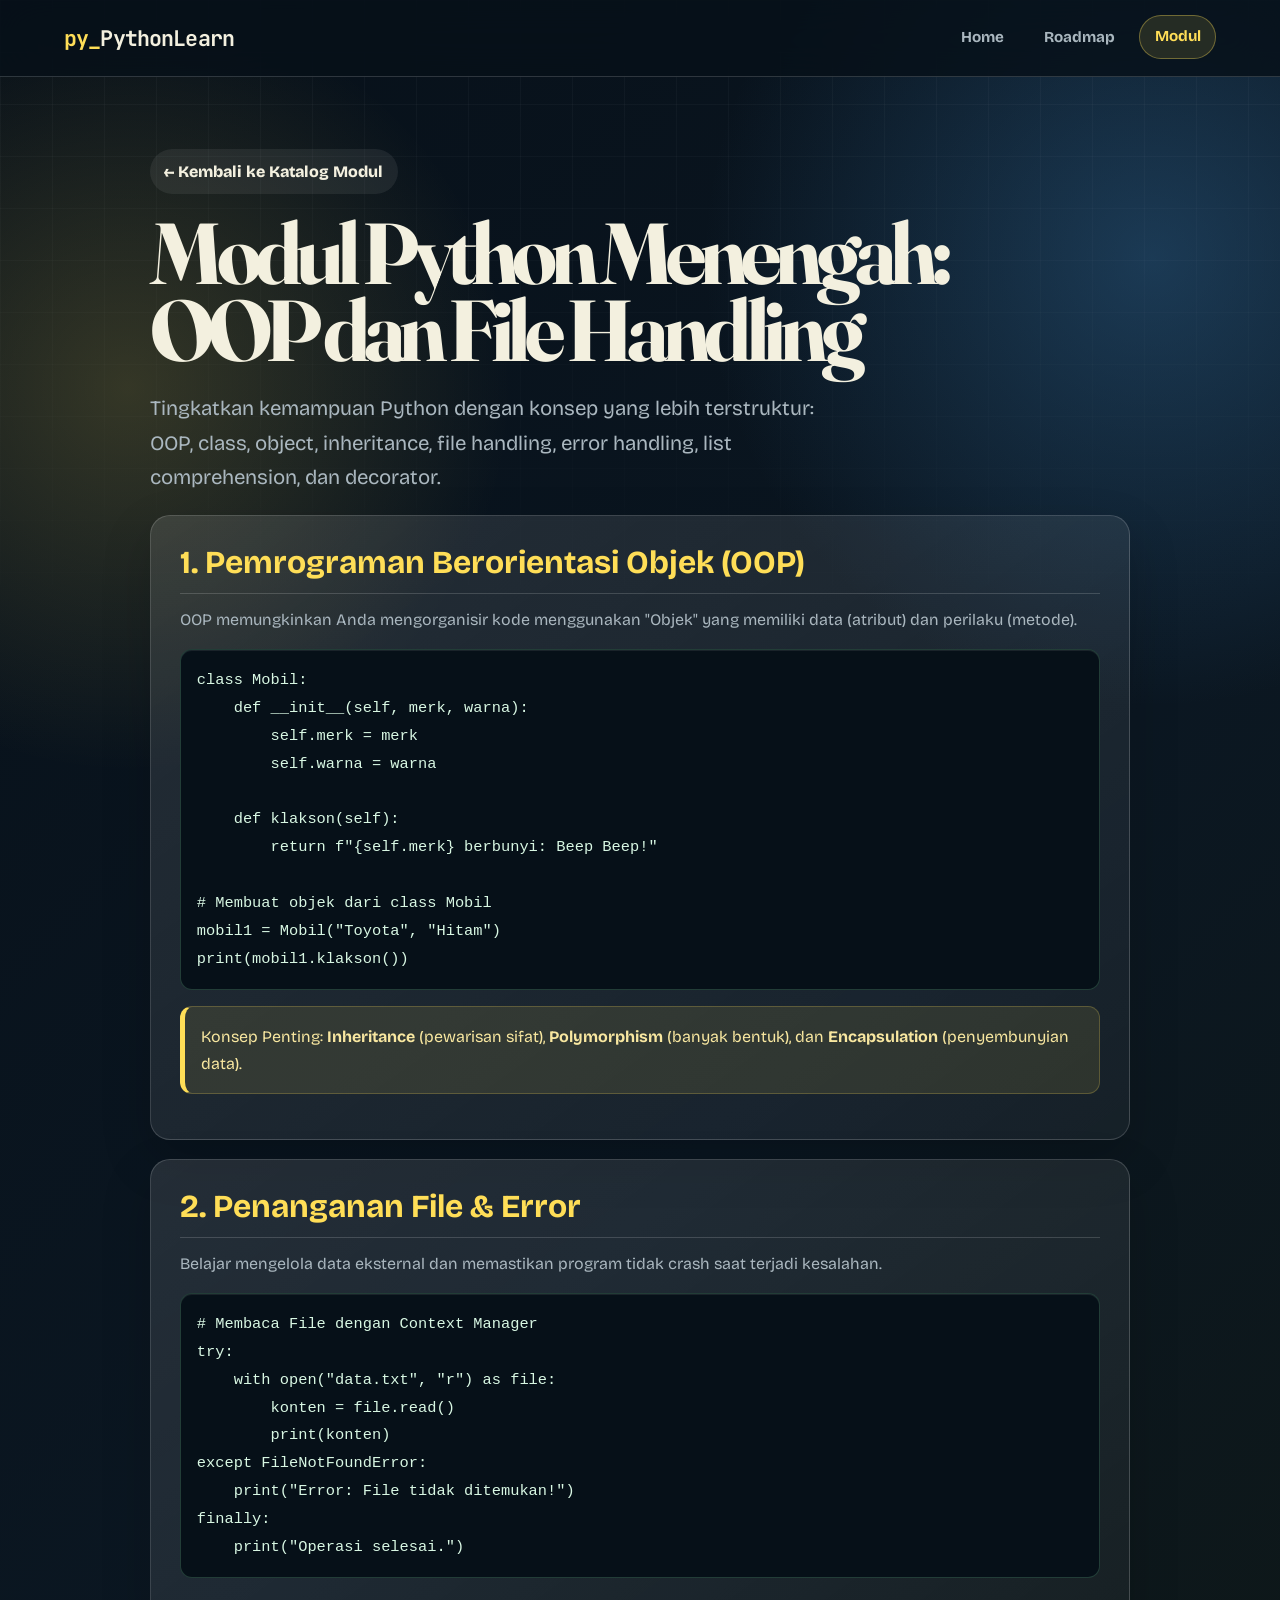
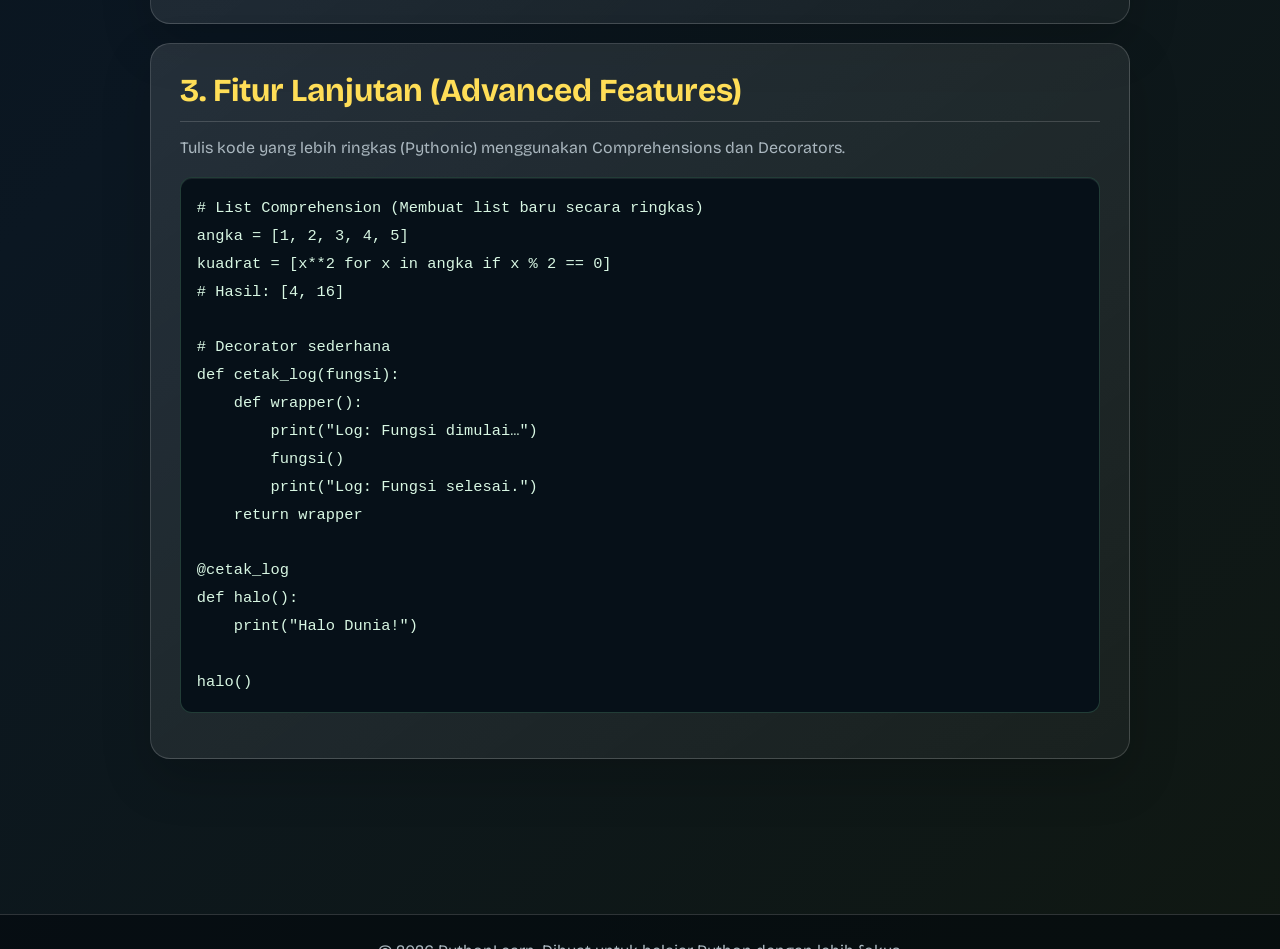
<file: pages/modules/menengah.html>
<!DOCTYPE html>
<html lang="id">
<head>
    <meta charset="UTF-8">
    <meta name="viewport" content="width=device-width, initial-scale=1.0">
    <meta name="theme-color" content="#071019">
    <meta name="description" content="Modul Python menengah untuk belajar OOP, class, object, inheritance, file handling, error handling, list comprehension, decorator, dan generator.">
    <meta name="robots" content="index, follow, max-image-preview:large">
    <link rel="canonical" href="https://ryuu211.github.io/belajar-py/pages/modules/menengah.html">
    <title>Modul Python Menengah: OOP &amp; File Handling | PythonLearn</title>
    <meta property="og:locale" content="id_ID">
    <meta property="og:type" content="article">
    <meta property="og:site_name" content="PythonLearn">
    <meta property="og:title" content="Modul Python Menengah: OOP &amp; File Handling | PythonLearn">
    <meta property="og:description" content="Modul Python menengah untuk belajar OOP, class, object, inheritance, file handling, error handling, list comprehension, decorator, dan generator.">
    <meta property="og:url" content="https://ryuu211.github.io/belajar-py/pages/modules/menengah.html">
    <meta name="twitter:card" content="summary">
    <link rel="preconnect" href="https://fonts.googleapis.com">
    <link rel="preconnect" href="https://fonts.gstatic.com" crossorigin>
    <link href="https://fonts.googleapis.com/css2?family=Bricolage+Grotesque:wght@500;600;700;800&family=Fraunces:opsz,wght@9..144,600;9..144,700&family=JetBrains+Mono:wght@500;700&display=swap" rel="stylesheet">
    <link rel="stylesheet" href="../../css/style.css">
</head>
<body>
    <a class="skip-link" href="#main-content">Lewati ke konten utama</a>
    <nav aria-label="Navigasi utama">
        <a class="logo" href="../../index.html">PythonLearn</a>
        <ul>
            <li><a href="../../index.html">Home</a></li>
            <li><a href="../roadmap.html">Roadmap</a></li>
            <li><a class="active" href="../modules.html" aria-current="page">Modul</a></li>
        </ul>
    </nav>

    <main id="main-content" class="content-wrapper">
        <a href="../modules.html" class="back-link">← Kembali ke Katalog Modul</a>
        <h1>Modul Python Menengah: OOP dan File Handling</h1>
        <p>Tingkatkan kemampuan Python dengan konsep yang lebih terstruktur: OOP, class, object, inheritance, file handling, error handling, list comprehension, dan decorator.</p>

        <section class="topic-section">
            <h2>1. Pemrograman Berorientasi Objek (OOP)</h2>
            <p>OOP memungkinkan Anda mengorganisir kode menggunakan "Objek" yang memiliki data (atribut) dan perilaku (metode).</p>
            <pre class="code-block"><code>class Mobil:
    def __init__(self, merk, warna):
        self.merk = merk
        self.warna = warna

    def klakson(self):
        return f"{self.merk} berbunyi: Beep Beep!"

# Membuat objek dari class Mobil
mobil1 = Mobil("Toyota", "Hitam")
print(mobil1.klakson())</code></pre>
            <div class="note">Konsep Penting: <b>Inheritance</b> (pewarisan sifat), <b>Polymorphism</b> (banyak bentuk), dan <b>Encapsulation</b> (penyembunyian data).</div>
        </section>

        <section class="topic-section">
            <h2>2. Penanganan File &amp; Error</h2>
            <p>Belajar mengelola data eksternal dan memastikan program tidak crash saat terjadi kesalahan.</p>
            <pre class="code-block"><code># Membaca File dengan Context Manager
try:
    with open("data.txt", "r") as file:
        konten = file.read()
        print(konten)
except FileNotFoundError:
    print("Error: File tidak ditemukan!")
finally:
    print("Operasi selesai.")</code></pre>
        </section>

        <section class="topic-section">
            <h2>3. Fitur Lanjutan (Advanced Features)</h2>
            <p>Tulis kode yang lebih ringkas (Pythonic) menggunakan Comprehensions dan Decorators.</p>
            <pre class="code-block"><code># List Comprehension (Membuat list baru secara ringkas)
angka = [1, 2, 3, 4, 5]
kuadrat = [x**2 for x in angka if x % 2 == 0]
# Hasil: [4, 16]

# Decorator sederhana
def cetak_log(fungsi):
    def wrapper():
        print("Log: Fungsi dimulai…")
        fungsi()
        print("Log: Fungsi selesai.")
    return wrapper

@cetak_log
def halo():
    print("Halo Dunia!")

halo()</code></pre>
        </section>
    </main>

    <footer>
        <p>&copy; 2026 PythonLearn. Dibuat untuk belajar Python dengan lebih fokus.</p>
    </footer>
</body>
</html>
</file>
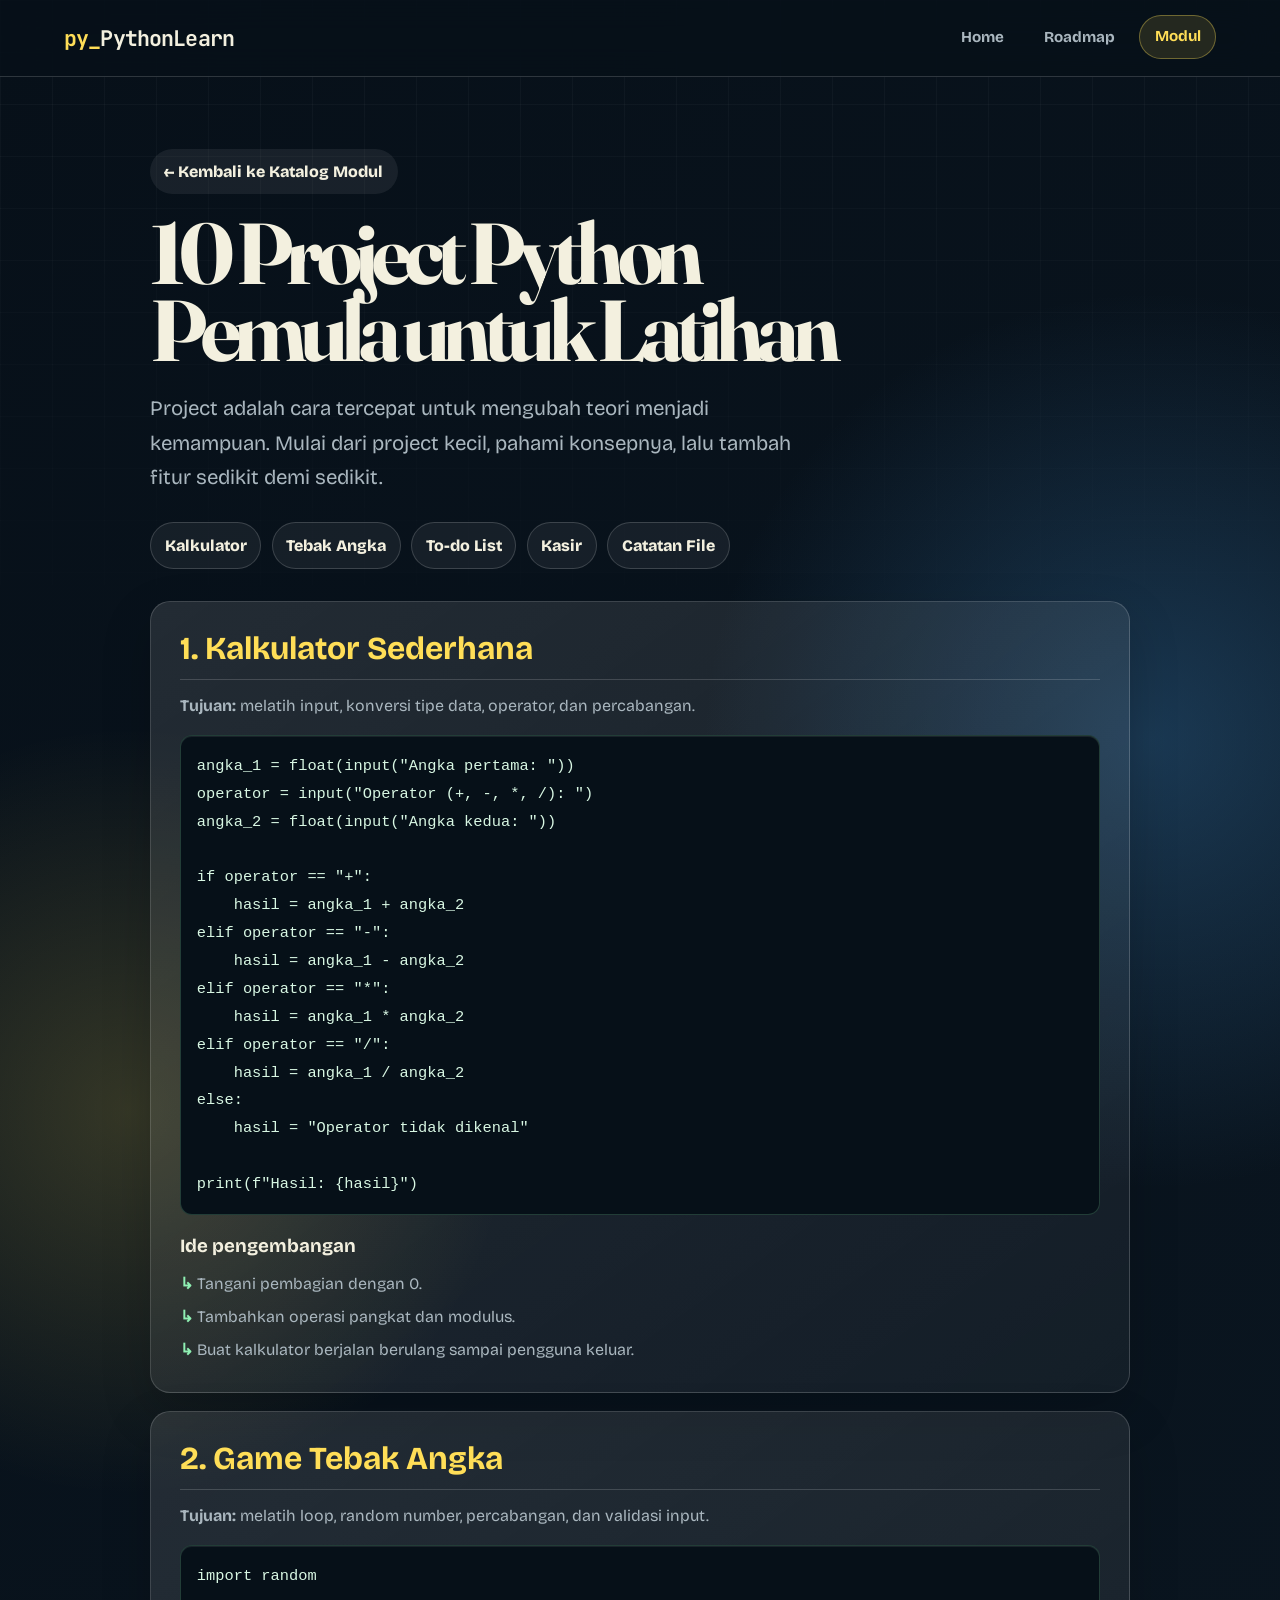
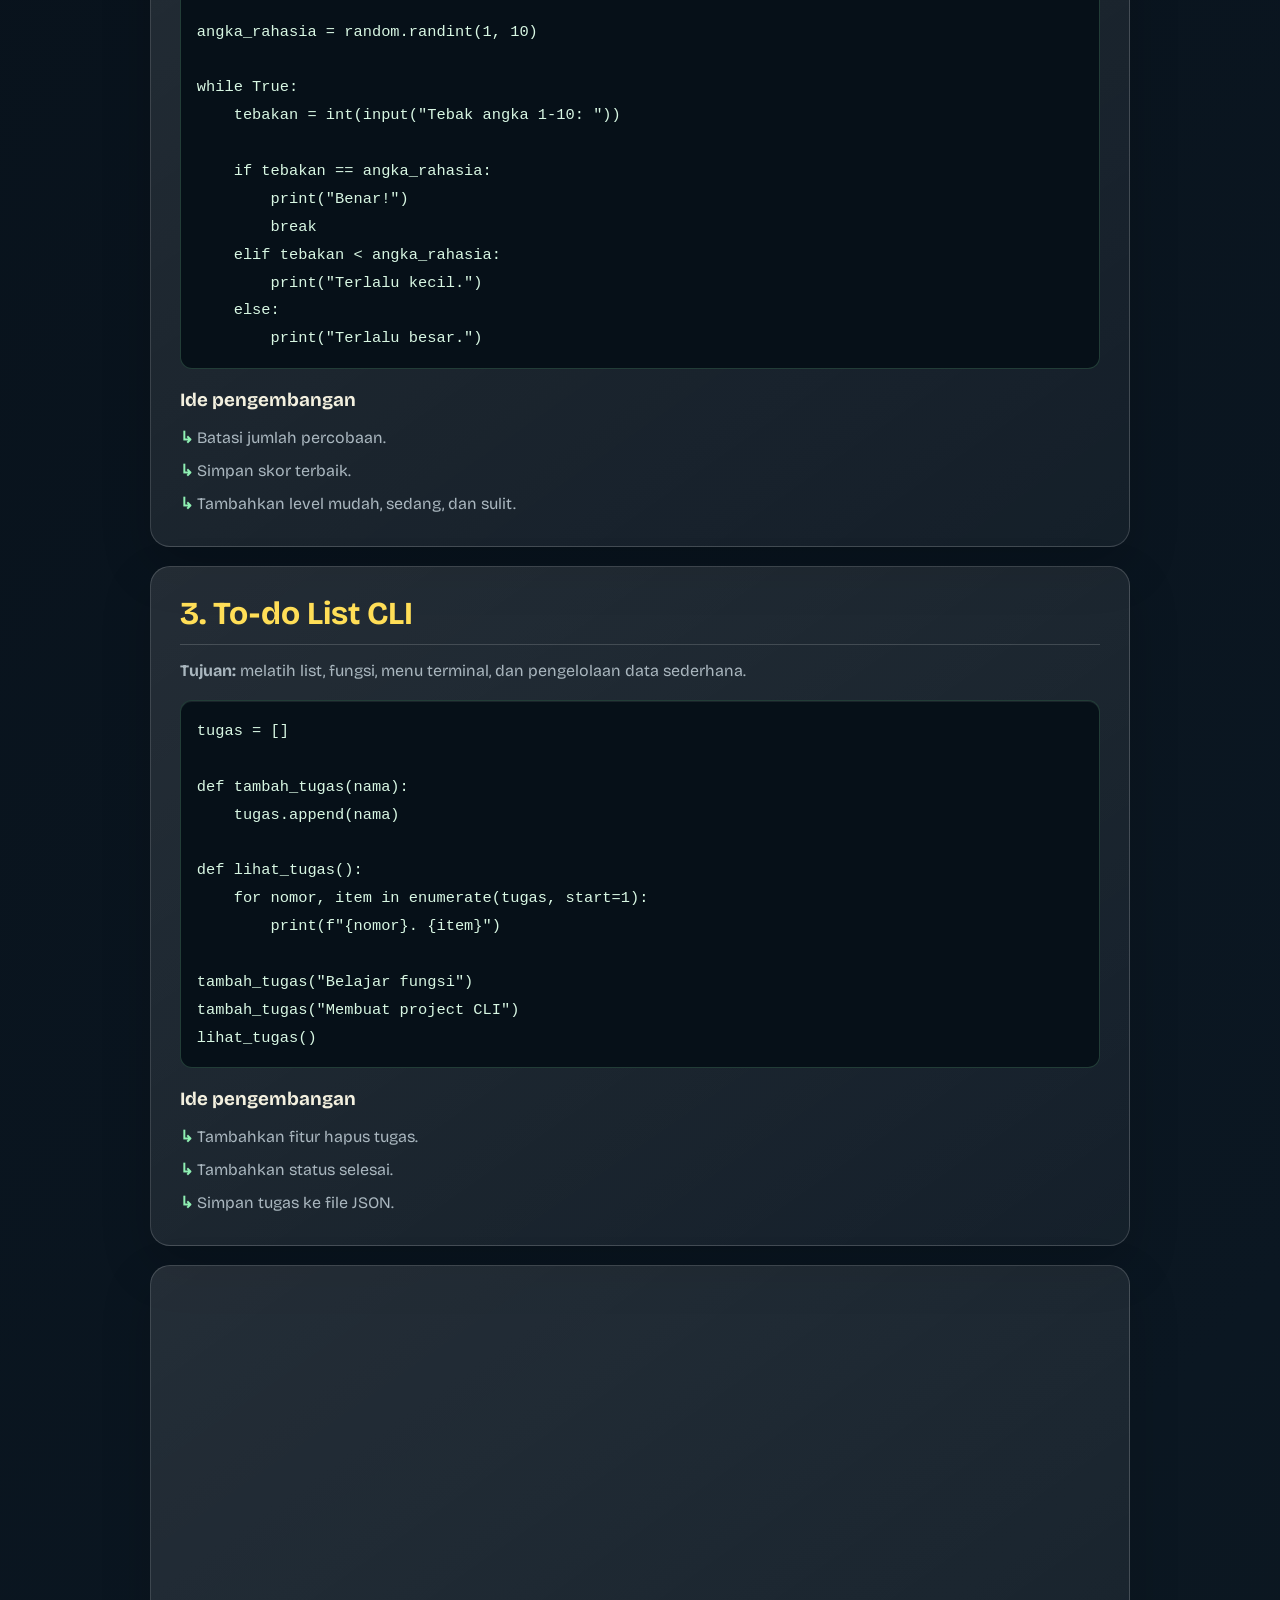
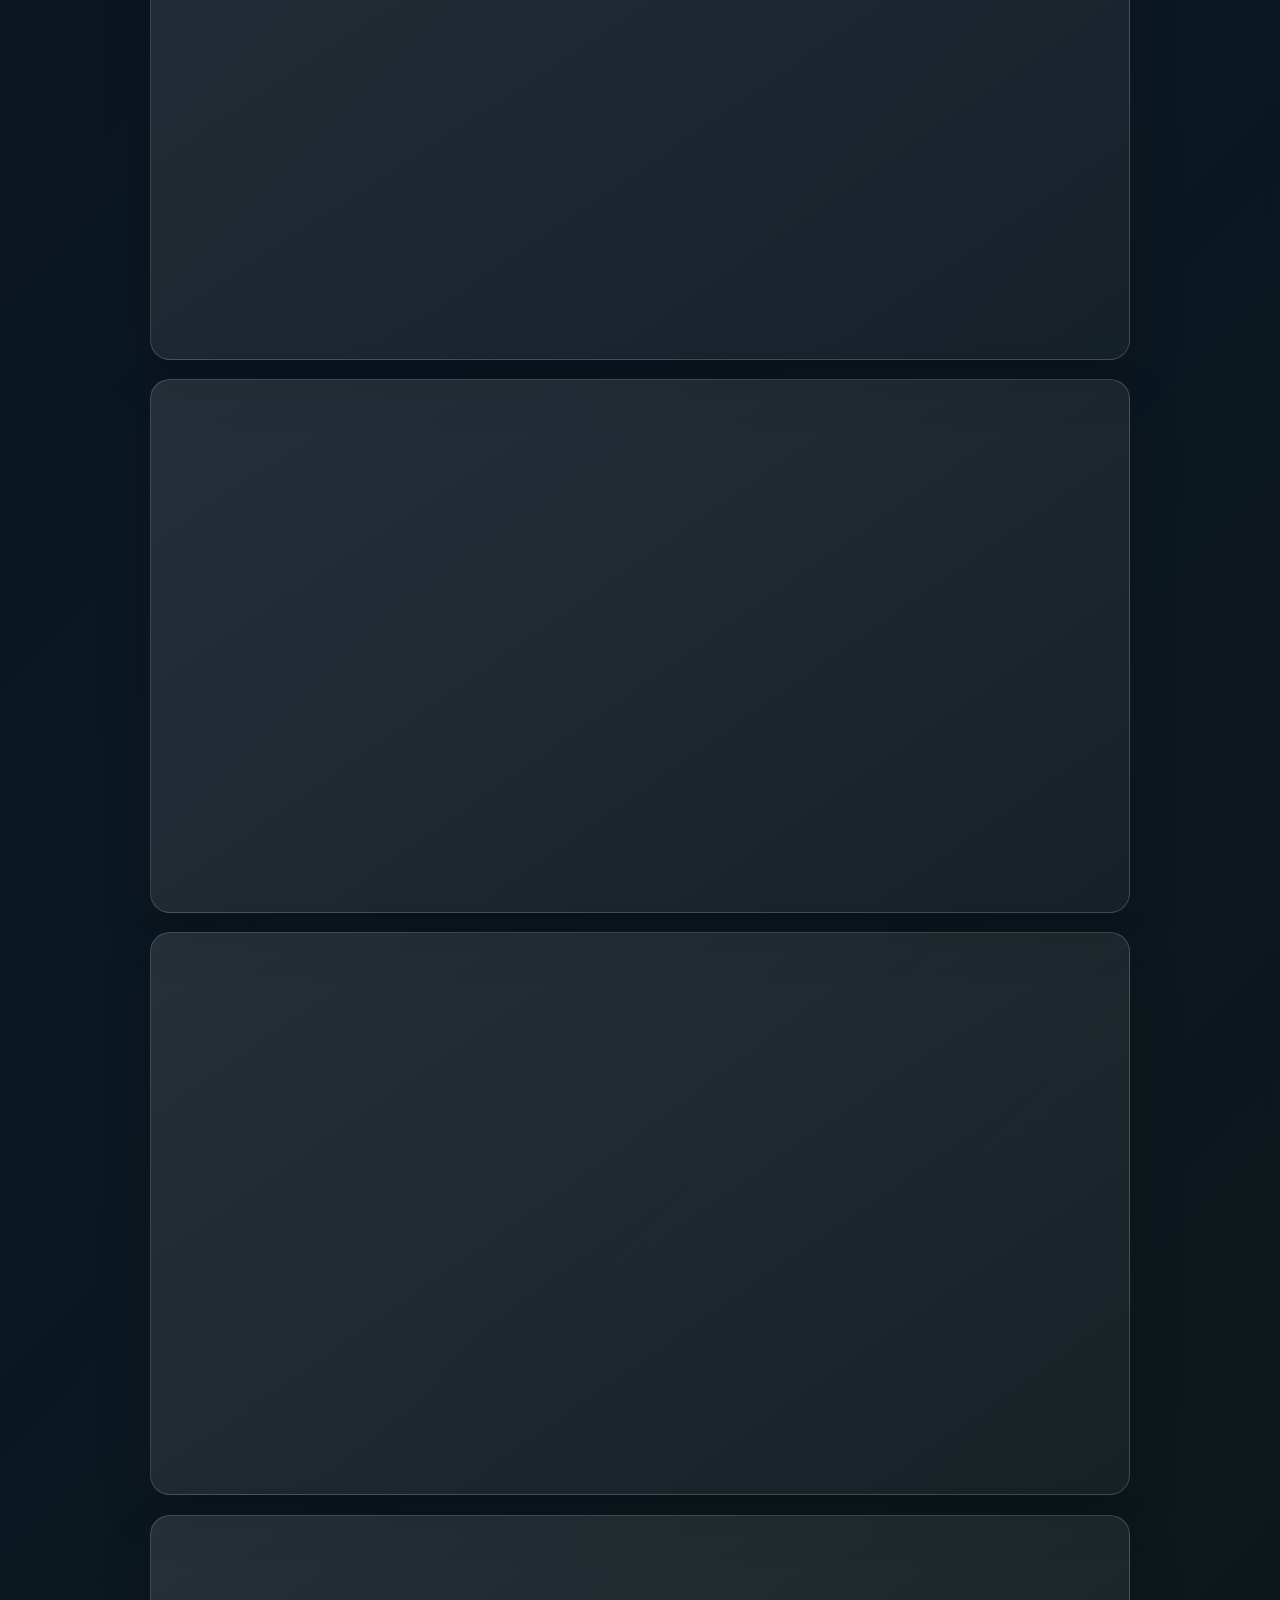
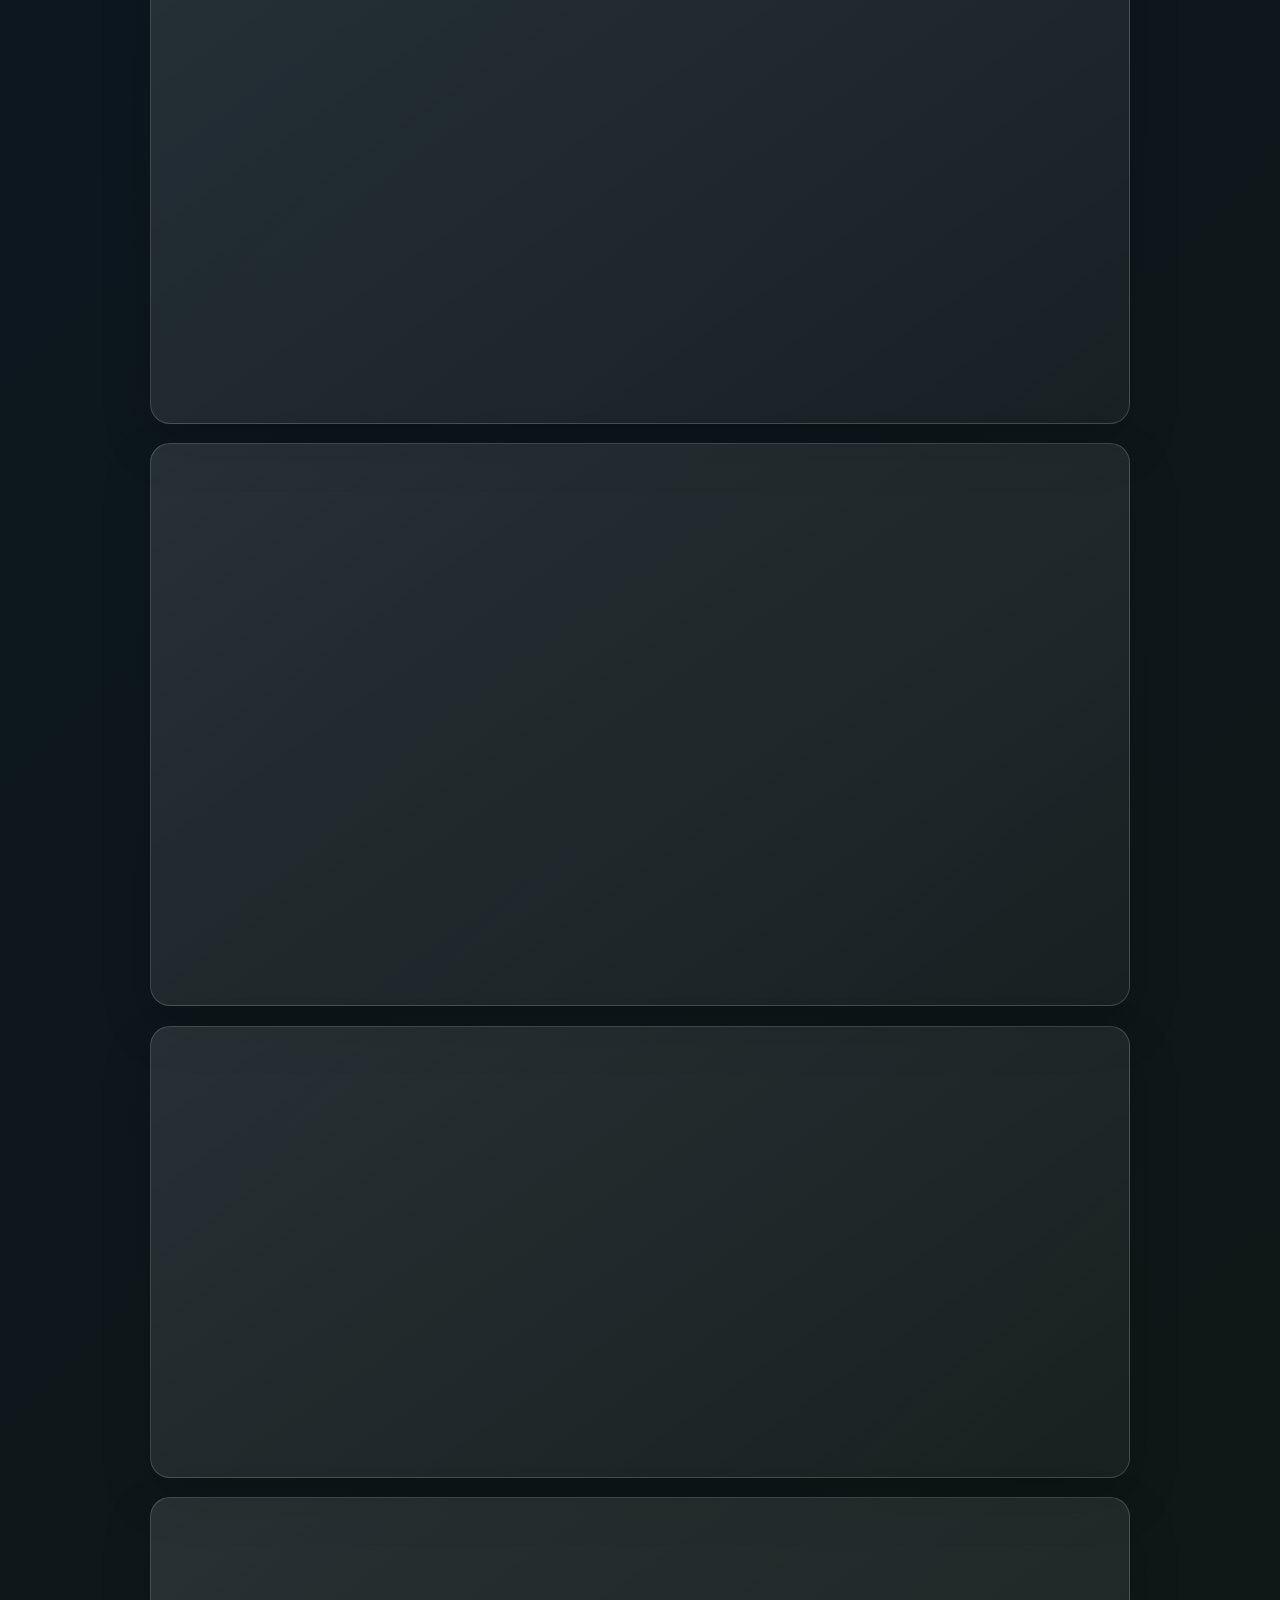
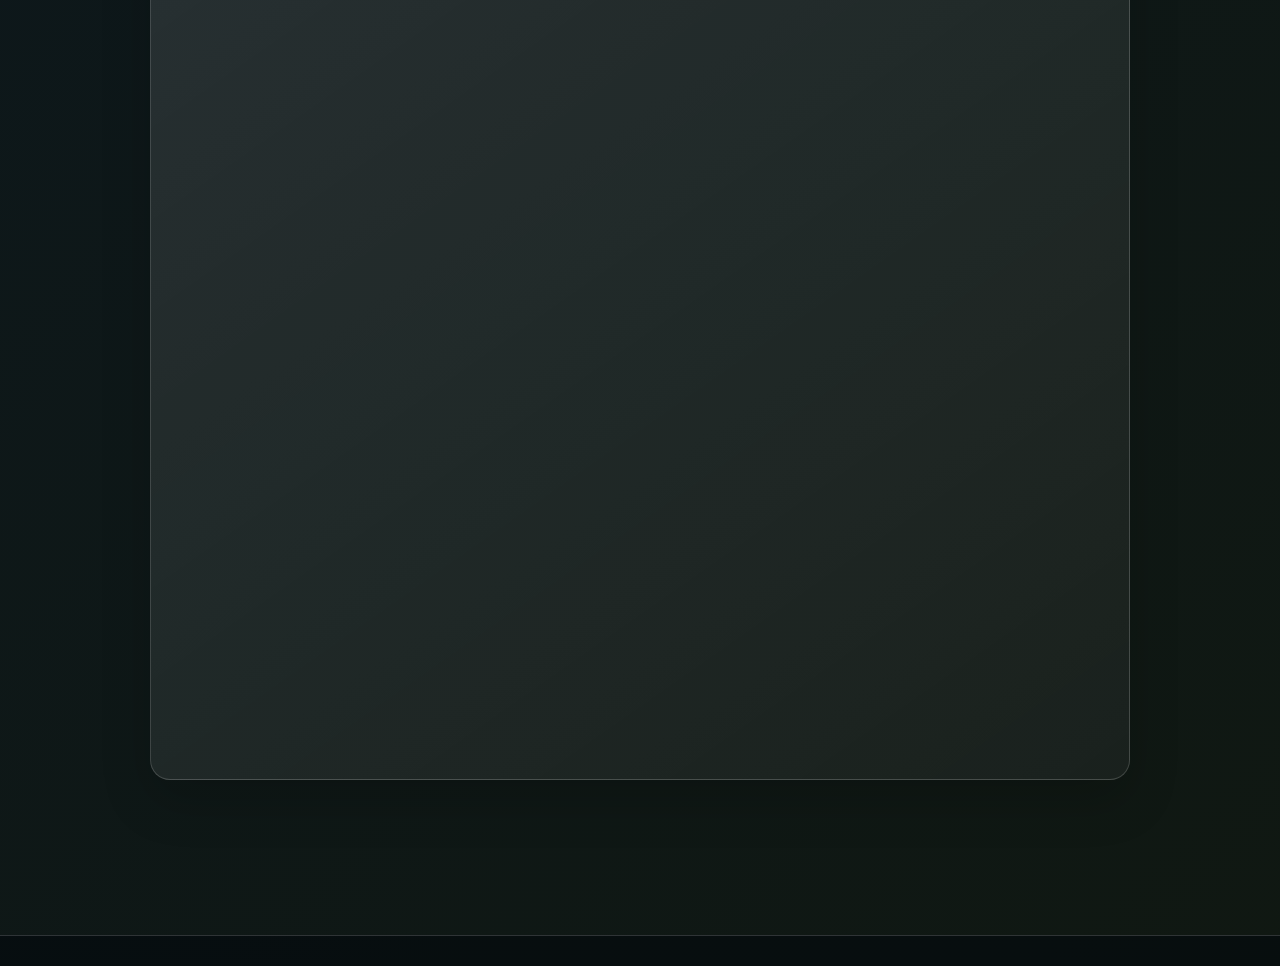
<file: pages/modules/project.html>
<!DOCTYPE html>
<html lang="id">
<head>
    <meta charset="UTF-8">
    <meta name="viewport" content="width=device-width, initial-scale=1.0">
    <meta name="theme-color" content="#071019">
    <meta name="description" content="10 project Python pemula untuk latihan: kalkulator, tebak angka, to-do list, kasir sederhana, catatan file, kuis, password generator, API, CSV, dan SQLite.">
    <meta name="robots" content="index, follow, max-image-preview:large">
    <link rel="canonical" href="https://ryuu211.github.io/belajar-py/pages/modules/project.html">
    <title>10 Project Python Pemula untuk Latihan | PythonLearn</title>
    <meta property="og:locale" content="id_ID">
    <meta property="og:type" content="article">
    <meta property="og:site_name" content="PythonLearn">
    <meta property="og:title" content="10 Project Python Pemula untuk Latihan | PythonLearn">
    <meta property="og:description" content="10 project Python pemula untuk latihan: kalkulator, tebak angka, to-do list, kasir sederhana, catatan file, kuis, password generator, API, CSV, dan SQLite.">
    <meta property="og:url" content="https://ryuu211.github.io/belajar-py/pages/modules/project.html">
    <meta name="twitter:card" content="summary">
    <link rel="preconnect" href="https://fonts.googleapis.com">
    <link rel="preconnect" href="https://fonts.gstatic.com" crossorigin>
    <link href="https://fonts.googleapis.com/css2?family=Bricolage+Grotesque:wght@500;600;700;800&family=Fraunces:opsz,wght@9..144,600;9..144,700&family=JetBrains+Mono:wght@500;700&display=swap" rel="stylesheet">
    <link rel="stylesheet" href="../../css/style.css">
</head>
<body>
    <a class="skip-link" href="#main-content">Lewati ke konten utama</a>
    <nav aria-label="Navigasi utama">
        <a class="logo" href="../../index.html">PythonLearn</a>
        <ul>
            <li><a href="../../index.html">Home</a></li>
            <li><a href="../roadmap.html">Roadmap</a></li>
            <li><a class="active" href="../modules.html" aria-current="page">Modul</a></li>
        </ul>
    </nav>

    <main id="main-content" class="content-wrapper">
        <a href="../modules.html" class="back-link">← Kembali ke Katalog Modul</a>
        <h1>10 Project Python Pemula untuk Latihan</h1>
        <p>Project adalah cara tercepat untuk mengubah teori menjadi kemampuan. Mulai dari project kecil, pahami konsepnya, lalu tambah fitur sedikit demi sedikit.</p>

        <nav class="doc-nav" aria-label="Daftar project Python">
            <a href="#kalkulator">Kalkulator</a>
            <a href="#tebak-angka">Tebak Angka</a>
            <a href="#todo-list">To-do List</a>
            <a href="#kasir">Kasir</a>
            <a href="#catatan">Catatan File</a>
        </nav>

        <section class="topic-section" id="kalkulator">
            <h2>1. Kalkulator Sederhana</h2>
            <p><strong>Tujuan:</strong> melatih input, konversi tipe data, operator, dan percabangan.</p>
            <pre class="code-block"><code>angka_1 = float(input("Angka pertama: "))
operator = input("Operator (+, -, *, /): ")
angka_2 = float(input("Angka kedua: "))

if operator == "+":
    hasil = angka_1 + angka_2
elif operator == "-":
    hasil = angka_1 - angka_2
elif operator == "*":
    hasil = angka_1 * angka_2
elif operator == "/":
    hasil = angka_1 / angka_2
else:
    hasil = "Operator tidak dikenal"

print(f"Hasil: {hasil}")</code></pre>
            <h3>Ide pengembangan</h3>
            <ul>
                <li>Tangani pembagian dengan 0.</li>
                <li>Tambahkan operasi pangkat dan modulus.</li>
                <li>Buat kalkulator berjalan berulang sampai pengguna keluar.</li>
            </ul>
        </section>

        <section class="topic-section" id="tebak-angka">
            <h2>2. Game Tebak Angka</h2>
            <p><strong>Tujuan:</strong> melatih loop, random number, percabangan, dan validasi input.</p>
            <pre class="code-block"><code>import random

angka_rahasia = random.randint(1, 10)

while True:
    tebakan = int(input("Tebak angka 1-10: "))

    if tebakan == angka_rahasia:
        print("Benar!")
        break
    elif tebakan &lt; angka_rahasia:
        print("Terlalu kecil.")
    else:
        print("Terlalu besar.")</code></pre>
            <h3>Ide pengembangan</h3>
            <ul>
                <li>Batasi jumlah percobaan.</li>
                <li>Simpan skor terbaik.</li>
                <li>Tambahkan level mudah, sedang, dan sulit.</li>
            </ul>
        </section>

        <section class="topic-section" id="todo-list">
            <h2>3. To-do List CLI</h2>
            <p><strong>Tujuan:</strong> melatih list, fungsi, menu terminal, dan pengelolaan data sederhana.</p>
            <pre class="code-block"><code>tugas = []

def tambah_tugas(nama):
    tugas.append(nama)

def lihat_tugas():
    for nomor, item in enumerate(tugas, start=1):
        print(f"{nomor}. {item}")

tambah_tugas("Belajar fungsi")
tambah_tugas("Membuat project CLI")
lihat_tugas()</code></pre>
            <h3>Ide pengembangan</h3>
            <ul>
                <li>Tambahkan fitur hapus tugas.</li>
                <li>Tambahkan status selesai.</li>
                <li>Simpan tugas ke file JSON.</li>
            </ul>
        </section>

        <section class="topic-section" id="kasir">
            <h2>4. Program Kasir Sederhana</h2>
            <p><strong>Tujuan:</strong> melatih dictionary, loop, perhitungan total, dan format output.</p>
            <pre class="code-block"><code>keranjang = {
    "roti": 12000,
    "susu": 18000,
    "telur": 25000,
}

total = 0

for nama_barang, harga in keranjang.items():
    print(f"{nama_barang}: Rp{harga}")
    total += harga

print(f"Total belanja: Rp{total}")</code></pre>
            <h3>Ide pengembangan</h3>
            <ul>
                <li>Tambahkan jumlah barang.</li>
                <li>Hitung diskon.</li>
                <li>Cetak struk belanja.</li>
            </ul>
        </section>

        <section class="topic-section" id="catatan">
            <h2>5. Aplikasi Catatan Berbasis File</h2>
            <p><strong>Tujuan:</strong> melatih file handling dan mode <code>w</code>, <code>a</code>, serta <code>r</code>.</p>
            <pre class="code-block"><code>catatan = input("Tulis catatan: ")

with open("catatan.txt", "a", encoding="utf-8") as file:
    file.write(catatan + "\n")

with open("catatan.txt", "r", encoding="utf-8") as file:
    print(file.read())</code></pre>
            <h3>Ide pengembangan</h3>
            <ul>
                <li>Tambahkan tanggal otomatis.</li>
                <li>Buat fitur cari catatan.</li>
                <li>Tambahkan fitur hapus semua catatan.</li>
            </ul>
        </section>

        <section class="topic-section">
            <h2>6. Kuis Pilihan Ganda</h2>
            <p><strong>Tujuan:</strong> melatih list of dictionary, loop, validasi jawaban, dan skor.</p>
            <pre class="code-block"><code>soal = [
    {"tanya": "Tipe data untuk teks?", "jawab": "str"},
    {"tanya": "Keyword membuat fungsi?", "jawab": "def"},
]

skor = 0

for item in soal:
    jawaban = input(item["tanya"] + " ")
    if jawaban.lower() == item["jawab"]:
        skor += 1

print(f"Skor: {skor}/{len(soal)}")</code></pre>
        </section>

        <section class="topic-section">
            <h2>7. Password Generator</h2>
            <p><strong>Tujuan:</strong> melatih string, random, loop, dan penggabungan karakter.</p>
            <pre class="code-block"><code>import random
import string

panjang = int(input("Panjang password: "))
karakter = string.ascii_letters + string.digits + "!@#$%"

password = ""
for _ in range(panjang):
    password += random.choice(karakter)

print(password)</code></pre>
        </section>

        <section class="topic-section">
            <h2>8. Cek Profil GitHub dari API</h2>
            <p><strong>Tujuan:</strong> melatih request API, JSON, status code, dan dictionary.</p>
            <pre class="code-block"><code>import requests

username = input("Username GitHub: ")
url = f"https://api.github.com/users/{username}"

response = requests.get(url, timeout=10)

if response.status_code == 200:
    data = response.json()
    print(data["login"])
    print(data["public_repos"])
else:
    print("User tidak ditemukan.")</code></pre>
        </section>

        <section class="topic-section">
            <h2>9. Pembaca File CSV</h2>
            <p><strong>Tujuan:</strong> melatih standard library <code>csv</code> dan pengolahan data tabel.</p>
            <pre class="code-block"><code>import csv

with open("nilai.csv", "r", encoding="utf-8") as file:
    reader = csv.DictReader(file)
    for baris in reader:
        print(f"{baris['nama']} mendapat nilai {baris['nilai']}")</code></pre>
            <div class="note">Buat file <code>nilai.csv</code> dengan kolom <code>nama,nilai</code> sebelum menjalankan contoh ini.</div>
        </section>

        <section class="topic-section">
            <h2>10. Database Kontak dengan SQLite</h2>
            <p><strong>Tujuan:</strong> mengenal database lokal, query SQL dasar, dan penyimpanan permanen.</p>
            <pre class="code-block"><code>import sqlite3

conn = sqlite3.connect("kontak.db")
cursor = conn.cursor()

cursor.execute("""
CREATE TABLE IF NOT EXISTS kontak (
    id INTEGER PRIMARY KEY AUTOINCREMENT,
    nama TEXT,
    nomor TEXT
)
""")

cursor.execute(
    "INSERT INTO kontak (nama, nomor) VALUES (?, ?)",
    ("Ari", "08123456789")
)

conn.commit()
conn.close()</code></pre>
            <h3>Ide pengembangan</h3>
            <ul>
                <li>Tambahkan fitur lihat semua kontak.</li>
                <li>Tambahkan fitur ubah nomor.</li>
                <li>Tambahkan fitur hapus kontak.</li>
            </ul>
        </section>
    </main>

    <footer>
        <p>&copy; 2026 PythonLearn. Dibuat untuk belajar Python dengan lebih fokus.</p>
    </footer>
</body>
</html>
</file>
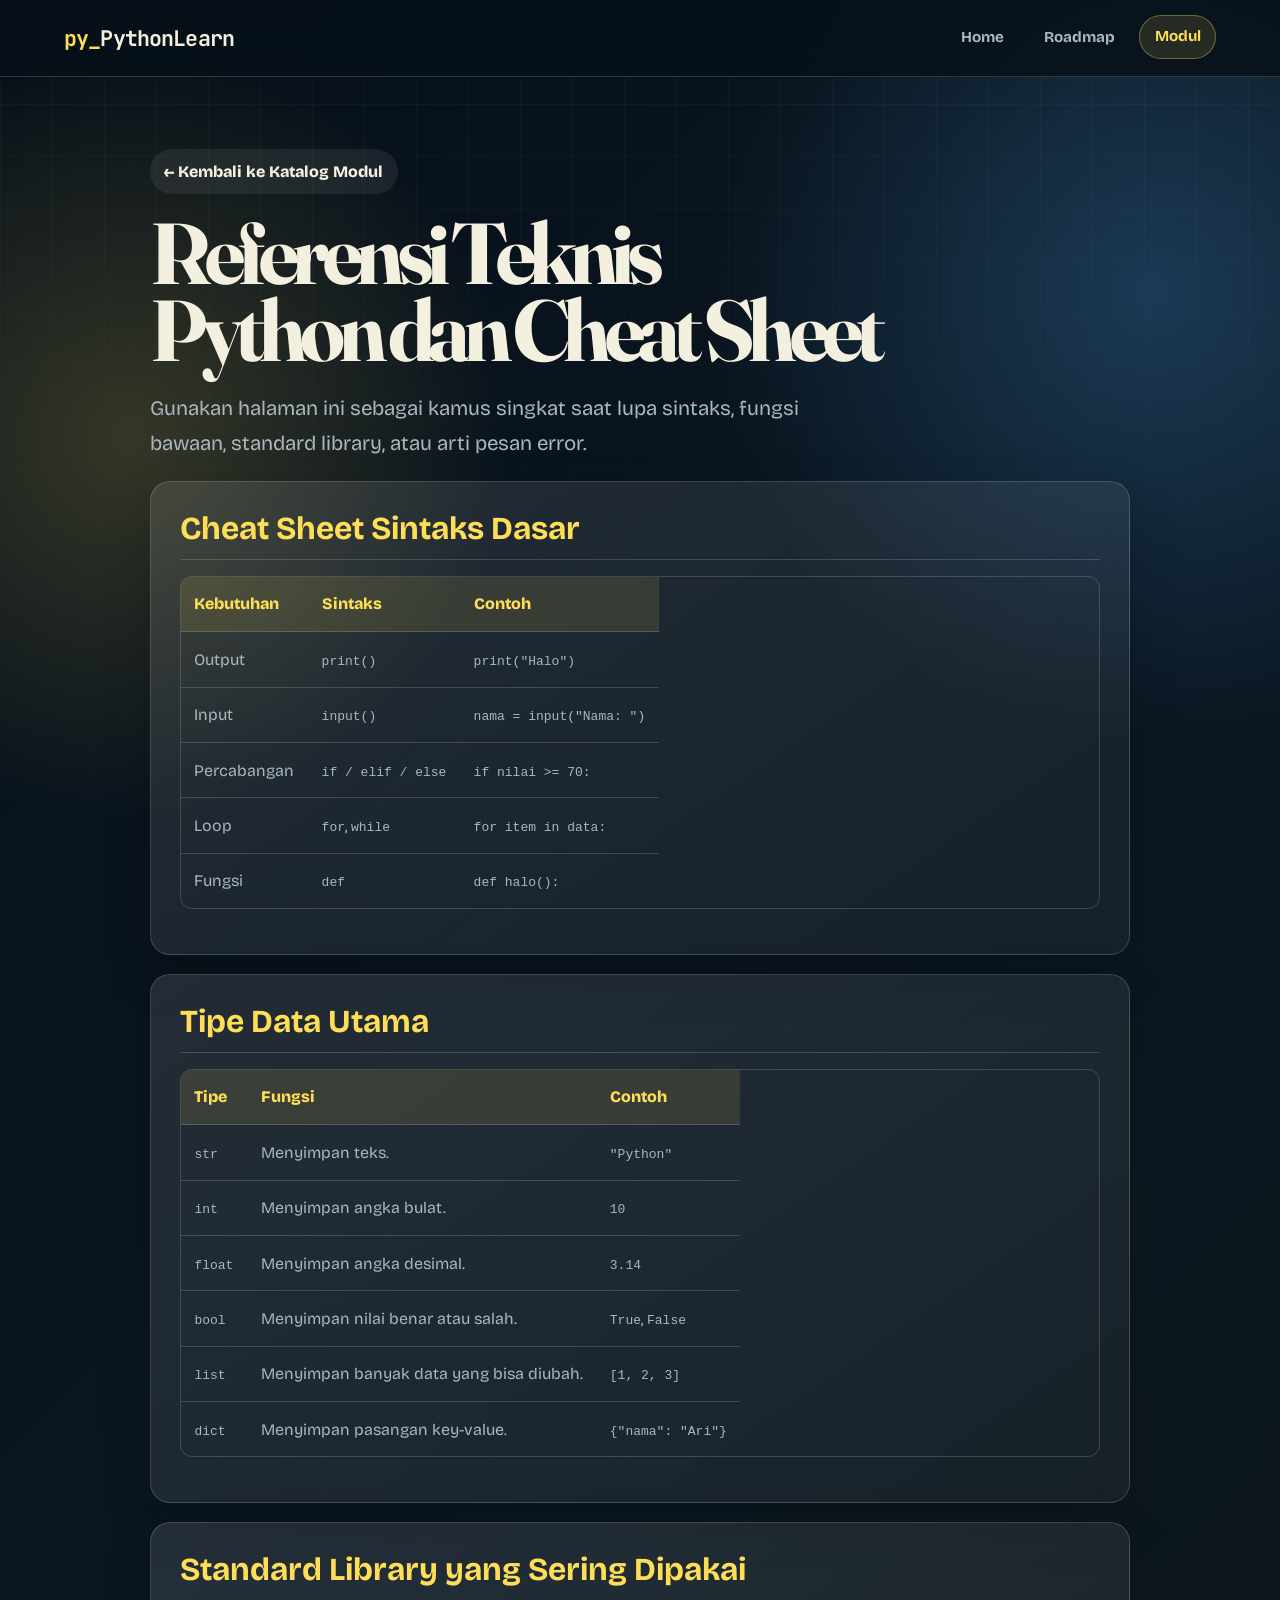
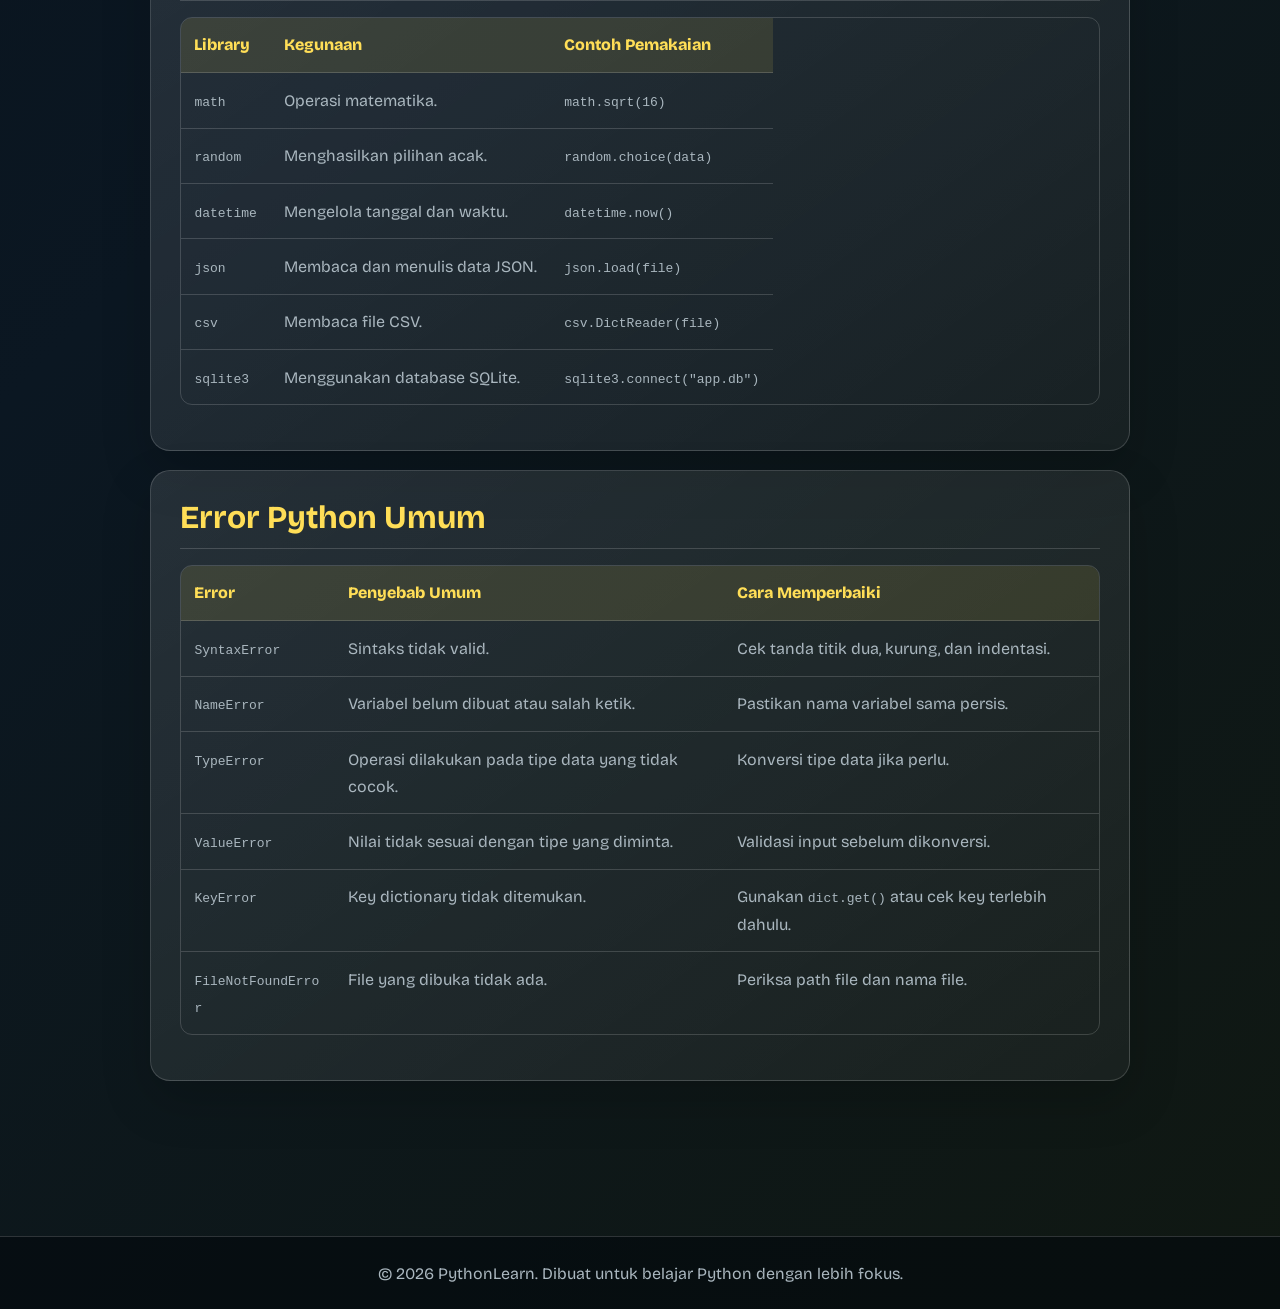
<file: pages/modules/referensi.html>
<!DOCTYPE html>
<html lang="id">
<head>
    <meta charset="UTF-8">
    <meta name="viewport" content="width=device-width, initial-scale=1.0">
    <meta name="theme-color" content="#071019">
    <meta name="description" content="Referensi teknis Python untuk pemula: cheat sheet sintaks, tipe data, operator, struktur kontrol, fungsi, standard library, dan error umum.">
    <meta name="robots" content="index, follow, max-image-preview:large">
    <link rel="canonical" href="https://ryuu211.github.io/belajar-py/pages/modules/referensi.html">
    <title>Referensi Teknis Python dan Cheat Sheet | PythonLearn</title>
    <meta property="og:locale" content="id_ID">
    <meta property="og:type" content="article">
    <meta property="og:site_name" content="PythonLearn">
    <meta property="og:title" content="Referensi Teknis Python dan Cheat Sheet | PythonLearn">
    <meta property="og:description" content="Referensi teknis Python untuk pemula: cheat sheet sintaks, tipe data, operator, struktur kontrol, fungsi, standard library, dan error umum.">
    <meta property="og:url" content="https://ryuu211.github.io/belajar-py/pages/modules/referensi.html">
    <meta name="twitter:card" content="summary">
    <link rel="preconnect" href="https://fonts.googleapis.com">
    <link rel="preconnect" href="https://fonts.gstatic.com" crossorigin>
    <link href="https://fonts.googleapis.com/css2?family=Bricolage+Grotesque:wght@500;600;700;800&family=Fraunces:opsz,wght@9..144,600;9..144,700&family=JetBrains+Mono:wght@500;700&display=swap" rel="stylesheet">
    <link rel="stylesheet" href="../../css/style.css">
</head>
<body>
    <a class="skip-link" href="#main-content">Lewati ke konten utama</a>
    <nav aria-label="Navigasi utama">
        <a class="logo" href="../../index.html">PythonLearn</a>
        <ul>
            <li><a href="../../index.html">Home</a></li>
            <li><a href="../roadmap.html">Roadmap</a></li>
            <li><a class="active" href="../modules.html" aria-current="page">Modul</a></li>
        </ul>
    </nav>

    <main id="main-content" class="content-wrapper">
        <a href="../modules.html" class="back-link">← Kembali ke Katalog Modul</a>
        <h1>Referensi Teknis Python dan Cheat Sheet</h1>
        <p>Gunakan halaman ini sebagai kamus singkat saat lupa sintaks, fungsi bawaan, standard library, atau arti pesan error.</p>

        <section class="topic-section">
            <h2>Cheat Sheet Sintaks Dasar</h2>
            <table class="reference-table">
                <thead>
                    <tr>
                        <th scope="col">Kebutuhan</th>
                        <th scope="col">Sintaks</th>
                        <th scope="col">Contoh</th>
                    </tr>
                </thead>
                <tbody>
                    <tr>
                        <td>Output</td>
                        <td><code>print()</code></td>
                        <td><code>print("Halo")</code></td>
                    </tr>
                    <tr>
                        <td>Input</td>
                        <td><code>input()</code></td>
                        <td><code>nama = input("Nama: ")</code></td>
                    </tr>
                    <tr>
                        <td>Percabangan</td>
                        <td><code>if / elif / else</code></td>
                        <td><code>if nilai &gt;= 70:</code></td>
                    </tr>
                    <tr>
                        <td>Loop</td>
                        <td><code>for</code>, <code>while</code></td>
                        <td><code>for item in data:</code></td>
                    </tr>
                    <tr>
                        <td>Fungsi</td>
                        <td><code>def</code></td>
                        <td><code>def halo():</code></td>
                    </tr>
                </tbody>
            </table>
        </section>

        <section class="topic-section">
            <h2>Tipe Data Utama</h2>
            <table class="reference-table">
                <thead>
                    <tr>
                        <th scope="col">Tipe</th>
                        <th scope="col">Fungsi</th>
                        <th scope="col">Contoh</th>
                    </tr>
                </thead>
                <tbody>
                    <tr>
                        <td><code>str</code></td>
                        <td>Menyimpan teks.</td>
                        <td><code>"Python"</code></td>
                    </tr>
                    <tr>
                        <td><code>int</code></td>
                        <td>Menyimpan angka bulat.</td>
                        <td><code>10</code></td>
                    </tr>
                    <tr>
                        <td><code>float</code></td>
                        <td>Menyimpan angka desimal.</td>
                        <td><code>3.14</code></td>
                    </tr>
                    <tr>
                        <td><code>bool</code></td>
                        <td>Menyimpan nilai benar atau salah.</td>
                        <td><code>True</code>, <code>False</code></td>
                    </tr>
                    <tr>
                        <td><code>list</code></td>
                        <td>Menyimpan banyak data yang bisa diubah.</td>
                        <td><code>[1, 2, 3]</code></td>
                    </tr>
                    <tr>
                        <td><code>dict</code></td>
                        <td>Menyimpan pasangan key-value.</td>
                        <td><code>{"nama": "Ari"}</code></td>
                    </tr>
                </tbody>
            </table>
        </section>

        <section class="topic-section">
            <h2>Standard Library yang Sering Dipakai</h2>
            <table class="reference-table">
                <thead>
                    <tr>
                        <th scope="col">Library</th>
                        <th scope="col">Kegunaan</th>
                        <th scope="col">Contoh Pemakaian</th>
                    </tr>
                </thead>
                <tbody>
                    <tr>
                        <td><code>math</code></td>
                        <td>Operasi matematika.</td>
                        <td><code>math.sqrt(16)</code></td>
                    </tr>
                    <tr>
                        <td><code>random</code></td>
                        <td>Menghasilkan pilihan acak.</td>
                        <td><code>random.choice(data)</code></td>
                    </tr>
                    <tr>
                        <td><code>datetime</code></td>
                        <td>Mengelola tanggal dan waktu.</td>
                        <td><code>datetime.now()</code></td>
                    </tr>
                    <tr>
                        <td><code>json</code></td>
                        <td>Membaca dan menulis data JSON.</td>
                        <td><code>json.load(file)</code></td>
                    </tr>
                    <tr>
                        <td><code>csv</code></td>
                        <td>Membaca file CSV.</td>
                        <td><code>csv.DictReader(file)</code></td>
                    </tr>
                    <tr>
                        <td><code>sqlite3</code></td>
                        <td>Menggunakan database SQLite.</td>
                        <td><code>sqlite3.connect("app.db")</code></td>
                    </tr>
                </tbody>
            </table>
        </section>

        <section class="topic-section">
            <h2>Error Python Umum</h2>
            <table class="reference-table">
                <thead>
                    <tr>
                        <th scope="col">Error</th>
                        <th scope="col">Penyebab Umum</th>
                        <th scope="col">Cara Memperbaiki</th>
                    </tr>
                </thead>
                <tbody>
                    <tr>
                        <td><code>SyntaxError</code></td>
                        <td>Sintaks tidak valid.</td>
                        <td>Cek tanda titik dua, kurung, dan indentasi.</td>
                    </tr>
                    <tr>
                        <td><code>NameError</code></td>
                        <td>Variabel belum dibuat atau salah ketik.</td>
                        <td>Pastikan nama variabel sama persis.</td>
                    </tr>
                    <tr>
                        <td><code>TypeError</code></td>
                        <td>Operasi dilakukan pada tipe data yang tidak cocok.</td>
                        <td>Konversi tipe data jika perlu.</td>
                    </tr>
                    <tr>
                        <td><code>ValueError</code></td>
                        <td>Nilai tidak sesuai dengan tipe yang diminta.</td>
                        <td>Validasi input sebelum dikonversi.</td>
                    </tr>
                    <tr>
                        <td><code>KeyError</code></td>
                        <td>Key dictionary tidak ditemukan.</td>
                        <td>Gunakan <code>dict.get()</code> atau cek key terlebih dahulu.</td>
                    </tr>
                    <tr>
                        <td><code>FileNotFoundError</code></td>
                        <td>File yang dibuka tidak ada.</td>
                        <td>Periksa path file dan nama file.</td>
                    </tr>
                </tbody>
            </table>
        </section>
    </main>

    <footer>
        <p>&copy; 2026 PythonLearn. Dibuat untuk belajar Python dengan lebih fokus.</p>
    </footer>
</body>
</html>
</file>
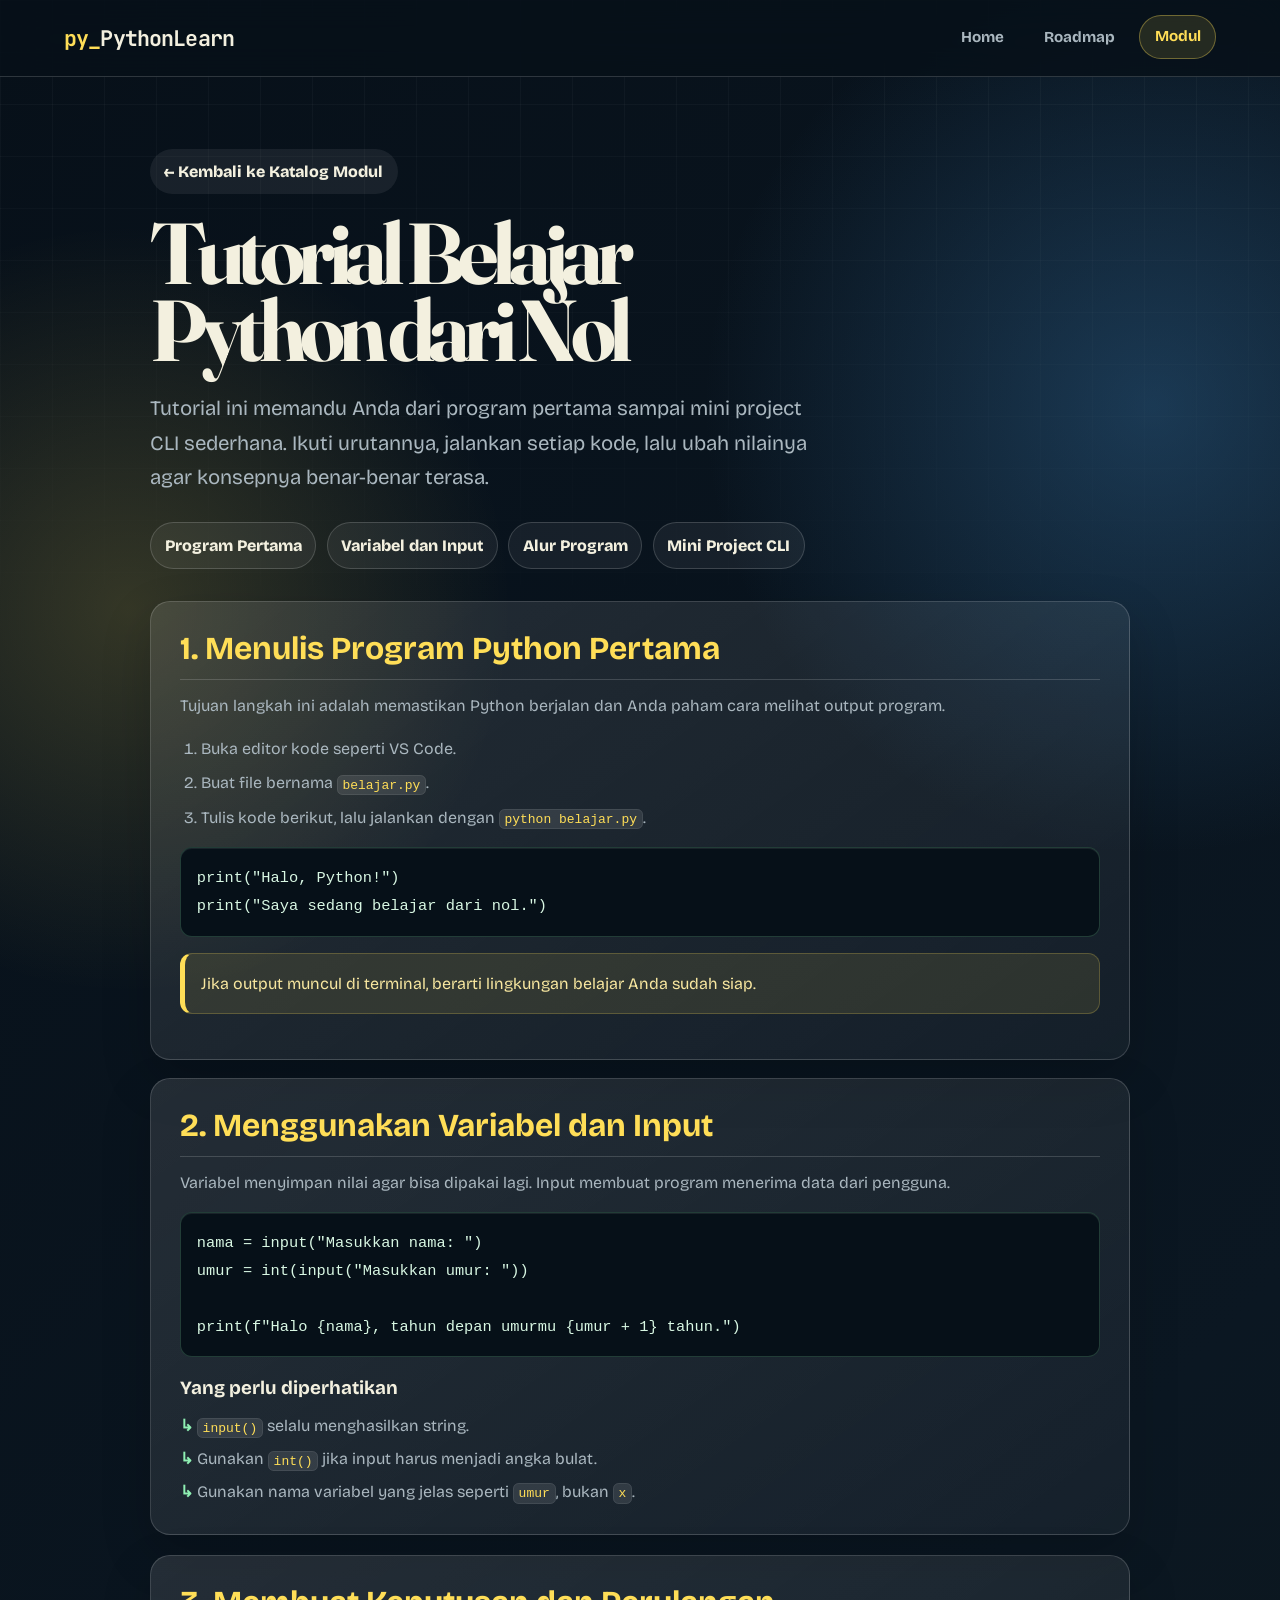
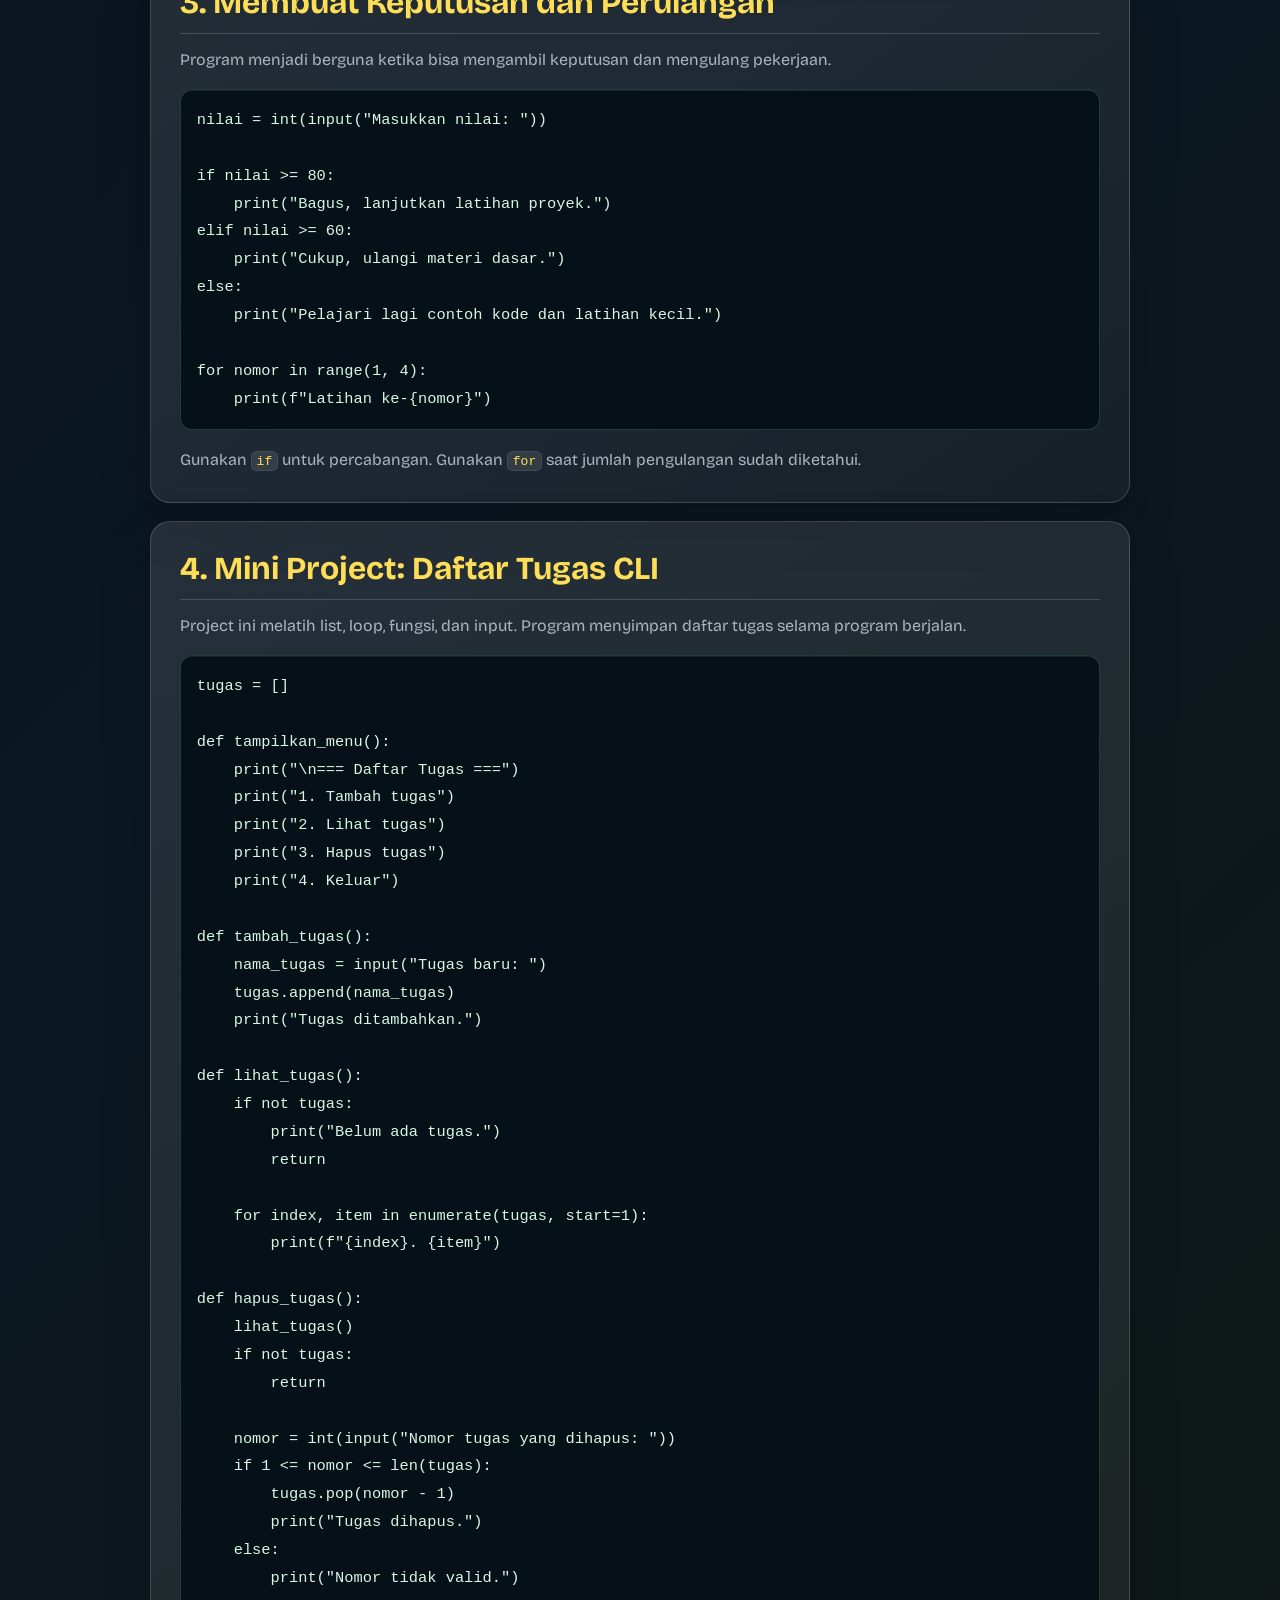
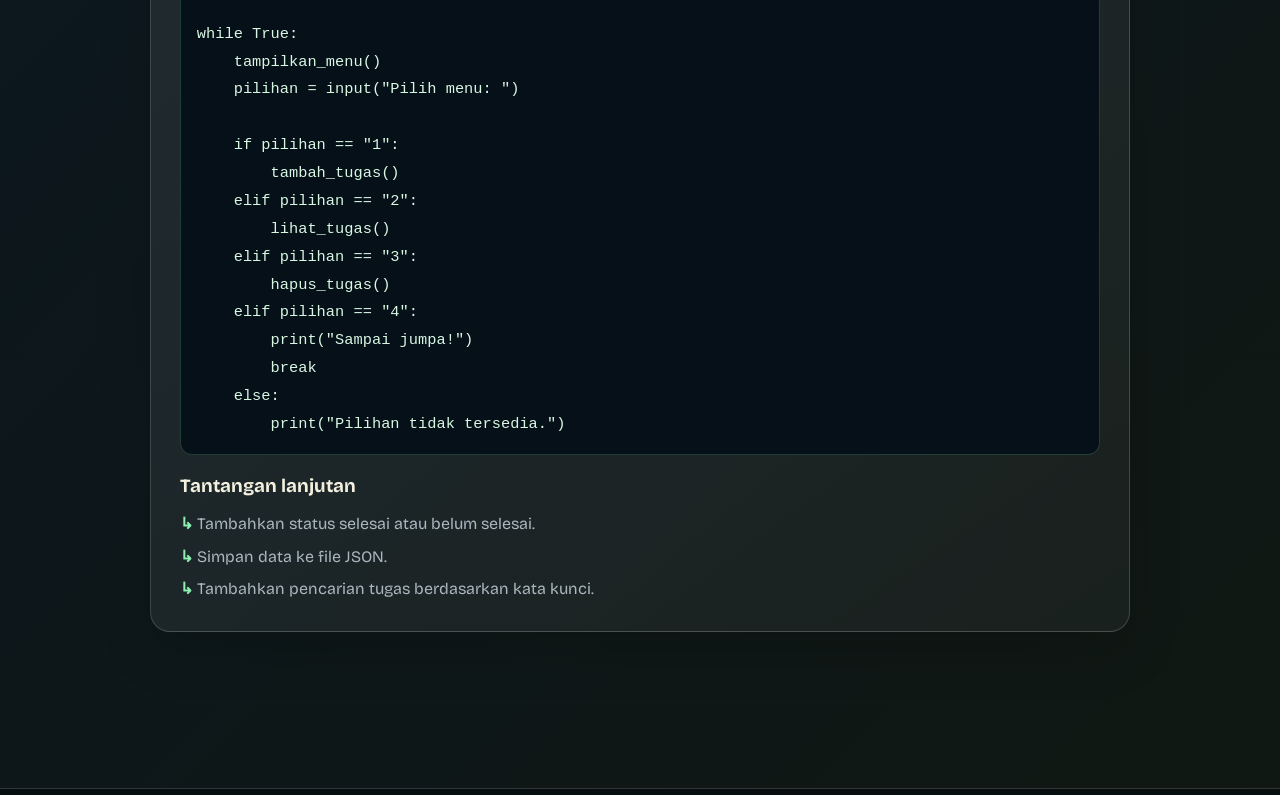
<file: pages/modules/tutorial.html>
<!DOCTYPE html>
<html lang="id">
<head>
    <meta charset="UTF-8">
    <meta name="viewport" content="width=device-width, initial-scale=1.0">
    <meta name="theme-color" content="#071019">
    <meta name="description" content="Tutorial belajar Python dari nol untuk pemula: menulis program pertama, memahami variabel, input, percabangan, loop, fungsi, dan membuat mini project CLI.">
    <meta name="robots" content="index, follow, max-image-preview:large">
    <link rel="canonical" href="https://ryuu211.github.io/belajar-py/pages/modules/tutorial.html">
    <title>Tutorial Belajar Python dari Nol | PythonLearn</title>
    <meta property="og:locale" content="id_ID">
    <meta property="og:type" content="article">
    <meta property="og:site_name" content="PythonLearn">
    <meta property="og:title" content="Tutorial Belajar Python dari Nol | PythonLearn">
    <meta property="og:description" content="Tutorial belajar Python dari nol untuk pemula: menulis program pertama, memahami variabel, input, percabangan, loop, fungsi, dan membuat mini project CLI.">
    <meta property="og:url" content="https://ryuu211.github.io/belajar-py/pages/modules/tutorial.html">
    <meta name="twitter:card" content="summary">
    <link rel="preconnect" href="https://fonts.googleapis.com">
    <link rel="preconnect" href="https://fonts.gstatic.com" crossorigin>
    <link href="https://fonts.googleapis.com/css2?family=Bricolage+Grotesque:wght@500;600;700;800&family=Fraunces:opsz,wght@9..144,600;9..144,700&family=JetBrains+Mono:wght@500;700&display=swap" rel="stylesheet">
    <link rel="stylesheet" href="../../css/style.css">
</head>
<body>
    <a class="skip-link" href="#main-content">Lewati ke konten utama</a>
    <nav aria-label="Navigasi utama">
        <a class="logo" href="../../index.html">PythonLearn</a>
        <ul>
            <li><a href="../../index.html">Home</a></li>
            <li><a href="../roadmap.html">Roadmap</a></li>
            <li><a class="active" href="../modules.html" aria-current="page">Modul</a></li>
        </ul>
    </nav>

    <main id="main-content" class="content-wrapper">
        <a href="../modules.html" class="back-link">← Kembali ke Katalog Modul</a>
        <h1>Tutorial Belajar Python dari Nol</h1>
        <p>Tutorial ini memandu Anda dari program pertama sampai mini project CLI sederhana. Ikuti urutannya, jalankan setiap kode, lalu ubah nilainya agar konsepnya benar-benar terasa.</p>

        <nav class="doc-nav" aria-label="Daftar isi tutorial">
            <a href="#program-pertama">Program Pertama</a>
            <a href="#variabel-input">Variabel dan Input</a>
            <a href="#alur-program">Alur Program</a>
            <a href="#mini-project">Mini Project CLI</a>
        </nav>

        <section class="topic-section" id="program-pertama">
            <h2>1. Menulis Program Python Pertama</h2>
            <p>Tujuan langkah ini adalah memastikan Python berjalan dan Anda paham cara melihat output program.</p>
            <ol class="steps-list">
                <li>Buka editor kode seperti VS Code.</li>
                <li>Buat file bernama <code>belajar.py</code>.</li>
                <li>Tulis kode berikut, lalu jalankan dengan <code>python belajar.py</code>.</li>
            </ol>
            <pre class="code-block"><code>print("Halo, Python!")
print("Saya sedang belajar dari nol.")</code></pre>
            <div class="note">Jika output muncul di terminal, berarti lingkungan belajar Anda sudah siap.</div>
        </section>

        <section class="topic-section" id="variabel-input">
            <h2>2. Menggunakan Variabel dan Input</h2>
            <p>Variabel menyimpan nilai agar bisa dipakai lagi. Input membuat program menerima data dari pengguna.</p>
            <pre class="code-block"><code>nama = input("Masukkan nama: ")
umur = int(input("Masukkan umur: "))

print(f"Halo {nama}, tahun depan umurmu {umur + 1} tahun.")</code></pre>
            <h3>Yang perlu diperhatikan</h3>
            <ul>
                <li><code>input()</code> selalu menghasilkan string.</li>
                <li>Gunakan <code>int()</code> jika input harus menjadi angka bulat.</li>
                <li>Gunakan nama variabel yang jelas seperti <code>umur</code>, bukan <code>x</code>.</li>
            </ul>
        </section>

        <section class="topic-section" id="alur-program">
            <h2>3. Membuat Keputusan dan Perulangan</h2>
            <p>Program menjadi berguna ketika bisa mengambil keputusan dan mengulang pekerjaan.</p>
            <pre class="code-block"><code>nilai = int(input("Masukkan nilai: "))

if nilai &gt;= 80:
    print("Bagus, lanjutkan latihan proyek.")
elif nilai &gt;= 60:
    print("Cukup, ulangi materi dasar.")
else:
    print("Pelajari lagi contoh kode dan latihan kecil.")

for nomor in range(1, 4):
    print(f"Latihan ke-{nomor}")</code></pre>
            <p>Gunakan <code>if</code> untuk percabangan. Gunakan <code>for</code> saat jumlah pengulangan sudah diketahui.</p>
        </section>

        <section class="topic-section" id="mini-project">
            <h2>4. Mini Project: Daftar Tugas CLI</h2>
            <p>Project ini melatih list, loop, fungsi, dan input. Program menyimpan daftar tugas selama program berjalan.</p>
            <pre class="code-block"><code>tugas = []

def tampilkan_menu():
    print("\n=== Daftar Tugas ===")
    print("1. Tambah tugas")
    print("2. Lihat tugas")
    print("3. Hapus tugas")
    print("4. Keluar")

def tambah_tugas():
    nama_tugas = input("Tugas baru: ")
    tugas.append(nama_tugas)
    print("Tugas ditambahkan.")

def lihat_tugas():
    if not tugas:
        print("Belum ada tugas.")
        return

    for index, item in enumerate(tugas, start=1):
        print(f"{index}. {item}")

def hapus_tugas():
    lihat_tugas()
    if not tugas:
        return

    nomor = int(input("Nomor tugas yang dihapus: "))
    if 1 &lt;= nomor &lt;= len(tugas):
        tugas.pop(nomor - 1)
        print("Tugas dihapus.")
    else:
        print("Nomor tidak valid.")

while True:
    tampilkan_menu()
    pilihan = input("Pilih menu: ")

    if pilihan == "1":
        tambah_tugas()
    elif pilihan == "2":
        lihat_tugas()
    elif pilihan == "3":
        hapus_tugas()
    elif pilihan == "4":
        print("Sampai jumpa!")
        break
    else:
        print("Pilihan tidak tersedia.")</code></pre>
            <h3>Tantangan lanjutan</h3>
            <ul>
                <li>Tambahkan status selesai atau belum selesai.</li>
                <li>Simpan data ke file JSON.</li>
                <li>Tambahkan pencarian tugas berdasarkan kata kunci.</li>
            </ul>
        </section>
    </main>

    <footer>
        <p>&copy; 2026 PythonLearn. Dibuat untuk belajar Python dengan lebih fokus.</p>
    </footer>
</body>
</html>
</file>
<file: css/style.css>
:root {
    --bg: #071019;
    --bg-soft: #0d1824;
    --surface: rgba(255, 255, 255, 0.075);
    --surface-strong: rgba(255, 255, 255, 0.12);
    --text: #f3f0df;
    --muted: #aab7bf;
    --blue: #3776ab;
    --blue-bright: #5aa8e8;
    --yellow: #ffde57;
    --lime: #8ff0b3;
    --ink: #111827;
    --line: rgba(255, 255, 255, 0.16);
    --shadow: 0 24px 80px rgba(0, 0, 0, 0.32);
    --radius-lg: 30px;
    --radius-md: 20px;
    --radius-sm: 12px;
}

* {
    box-sizing: border-box;
    margin: 0;
    padding: 0;
}

html {
    color-scheme: dark;
    scroll-behavior: smooth;
    -webkit-text-size-adjust: 100%;
    text-size-adjust: 100%;
}

body {
    min-height: 100vh;
    background:
        radial-gradient(circle at 10% 15%, rgba(255, 222, 87, 0.18), transparent 24rem),
        radial-gradient(circle at 90% 10%, rgba(55, 118, 171, 0.38), transparent 28rem),
        linear-gradient(135deg, #071019 0%, #0b1722 48%, #101812 100%);
    color: var(--text);
    font-family: 'Bricolage Grotesque', 'Trebuchet MS', sans-serif;
    line-height: 1.7;
    overflow-x: hidden;
    -webkit-tap-highlight-color: rgba(255, 222, 87, 0.24);
}

body::before {
    content: "";
    position: fixed;
    inset: 0;
    z-index: -1;
    pointer-events: none;
    background-image:
        linear-gradient(rgba(255, 255, 255, 0.035) 1px, transparent 1px),
        linear-gradient(90deg, rgba(255, 255, 255, 0.035) 1px, transparent 1px);
    background-size: 52px 52px;
    -webkit-mask-image: linear-gradient(to bottom, #000 0%, transparent 78%);
    mask-image: linear-gradient(to bottom, #000 0%, transparent 78%);
}

a {
    color: inherit;
}

a,
button {
    touch-action: manipulation;
}

a:focus-visible,
button:focus-visible {
    outline: 3px solid var(--yellow);
    outline-offset: 4px;
}

:target {
    scroll-margin-top: 7rem;
}

:focus {
    scroll-margin-top: 7rem;
    scroll-margin-bottom: 2rem;
}

.visually-hidden {
    position: absolute;
    width: 1px;
    height: 1px;
    padding: 0;
    margin: -1px;
    overflow: hidden;
    clip: rect(0, 0, 0, 0);
    white-space: nowrap;
    border: 0;
}

.skip-link {
    position: fixed;
    left: 1rem;
    top: 1rem;
    z-index: 2000;
    border-radius: 999px;
    background: var(--yellow);
    color: #16202a;
    font-weight: 800;
    padding: 0.75rem 1rem;
    text-decoration: none;
    transform: translateY(-180%);
    transition: transform 0.2s ease;
}

.skip-link:focus-visible {
    transform: translateY(0);
}

body > nav {
    position: sticky;
    top: 0;
    z-index: 1000;
    display: flex;
    align-items: center;
    justify-content: space-between;
    gap: 1rem;
    padding: 1rem clamp(1rem, 5vw, 5rem);
    border-bottom: 1px solid var(--line);
    background: rgba(7, 16, 25, 0.82);
    backdrop-filter: blur(22px);
}

.logo {
    display: inline-flex;
    align-items: center;
    min-height: 44px;
    color: var(--text);
    font-family: 'JetBrains Mono', monospace;
    font-size: clamp(1rem, 3vw, 1.35rem);
    font-weight: 700;
    letter-spacing: -0.04em;
    text-decoration: none;
}

.logo::before {
    content: "py_";
    color: var(--yellow);
}

body > nav ul {
    display: flex;
    flex-wrap: wrap;
    justify-content: flex-end;
    gap: 0.55rem;
    list-style: none;
}

body > nav ul li a {
    display: inline-flex;
    align-items: center;
    min-height: 44px;
    border: 1px solid transparent;
    border-radius: 999px;
    color: var(--muted);
    padding: 0.45rem 0.9rem;
    font-size: 0.95rem;
    font-weight: 700;
    text-decoration: none;
    transition: color 0.2s ease, background 0.2s ease, border-color 0.2s ease, transform 0.2s ease;
}

body > nav ul li a:hover,
body > nav ul li a:focus-visible,
body > nav ul li a.active {
    border-color: rgba(255, 222, 87, 0.35);
    background: rgba(255, 222, 87, 0.12);
    color: var(--yellow);
    transform: translateY(-1px);
}

header {
    position: relative;
    display: grid;
    grid-template-columns: minmax(0, 1.05fr) minmax(280px, 0.7fr);
    align-items: center;
    gap: clamp(2rem, 6vw, 5rem);
    min-height: 74vh;
    padding: clamp(4rem, 9vw, 8rem) clamp(1rem, 5vw, 5rem) clamp(3rem, 6vw, 6rem);
    overflow: hidden;
}

header::after {
    content: "";
    position: absolute;
    right: 6vw;
    bottom: 10%;
    width: 18rem;
    height: 18rem;
    border: 1px solid rgba(255, 222, 87, 0.28);
    border-radius: 34% 66% 48% 52%;
    transform-origin: center;
    transform: rotate(-18deg);
    pointer-events: none;
}

.hero-copy,
.hero-panel,
.feature-card,
.learning-path,
.cta-strip,
.roadmap-item,
.module-card,
.topic-section,
.quiz-container {
    animation: rise-in 0.7s ease both;
}

.eyebrow,
.section-kicker {
    display: inline-flex;
    width: fit-content;
    align-items: center;
    gap: 0.5rem;
    margin-bottom: 1.15rem;
    border: 1px solid rgba(143, 240, 179, 0.25);
    border-radius: 999px;
    background: rgba(143, 240, 179, 0.08);
    color: var(--lime);
    font-family: 'JetBrains Mono', monospace;
    font-size: 0.8rem;
    font-weight: 700;
    letter-spacing: 0.08em;
    padding: 0.42rem 0.75rem;
    text-transform: uppercase;
}

header h1,
.learning-path h2,
.module-container > h1,
.roadmap-container > h1,
.content-wrapper > h1 {
    max-width: 920px;
    color: var(--text);
    font-family: 'Fraunces', Georgia, serif;
    font-size: clamp(2.6rem, 8vw, 6.9rem);
    line-height: 0.9;
    letter-spacing: -0.075em;
    text-wrap: balance;
}

header p,
.content-wrapper > p,
.module-container > p,
.roadmap-container > p {
    max-width: 680px;
    margin-top: 1.35rem;
    color: var(--muted);
    font-size: clamp(1.05rem, 2vw, 1.28rem);
    text-wrap: pretty;
}

.hero-actions {
    display: flex;
    flex-wrap: wrap;
    gap: 0.85rem;
    margin-top: 2rem;
}

.btn,
.btn-detail,
.next-btn {
    display: inline-flex;
    align-items: center;
    justify-content: center;
    border: 1px solid rgba(255, 222, 87, 0.55);
    border-radius: 999px;
    background: var(--yellow);
    color: #16202a;
    box-shadow: 0 14px 34px rgba(255, 222, 87, 0.18);
    cursor: pointer;
    font: 800 1rem 'Bricolage Grotesque', sans-serif;
    padding: 0.85rem 1.25rem;
    text-align: center;
    text-decoration: none;
    transition: transform 0.2s ease, box-shadow 0.2s ease, background 0.2s ease;
}

.btn:hover,
.btn:focus-visible,
.btn-detail:hover,
.btn-detail:focus-visible,
.next-btn:hover {
    background: #ffe985;
    box-shadow: 0 18px 44px rgba(255, 222, 87, 0.25);
    transform: translateY(-3px);
}

.next-btn:focus-visible {
    background: #ffe985;
    box-shadow: 0 18px 44px rgba(255, 222, 87, 0.25);
    transform: translateY(-3px);
}

.btn-ghost,
.back-link {
    border-color: var(--line);
    background: rgba(255, 255, 255, 0.07);
    color: var(--text);
    box-shadow: none;
}

.hero-panel {
    position: relative;
    border: 1px solid var(--line);
    border-radius: var(--radius-lg);
    background:
        linear-gradient(145deg, rgba(255, 255, 255, 0.13), rgba(255, 255, 255, 0.035)),
        rgba(13, 24, 36, 0.88);
    box-shadow: var(--shadow);
    overflow: hidden;
    transform-origin: center;
    transform: rotate(2deg);
}

.hero-panel::before {
    content: "";
    position: absolute;
    inset: 0;
    background: radial-gradient(circle at 80% 15%, rgba(90, 168, 232, 0.28), transparent 15rem);
    pointer-events: none;
}

.panel-bar {
    display: flex;
    gap: 0.45rem;
    border-bottom: 1px solid var(--line);
    padding: 1rem;
}

.panel-bar span {
    width: 0.72rem;
    height: 0.72rem;
    border-radius: 50%;
    background: var(--yellow);
}

.panel-bar span:nth-child(2) {
    background: var(--blue-bright);
}

.panel-bar span:nth-child(3) {
    background: var(--lime);
}

pre,
.code-block {
    overflow-x: auto;
    color: #d8f7e3;
    font-family: 'JetBrains Mono', 'Courier New', monospace;
    font-size: clamp(0.82rem, 1.5vw, 0.96rem);
    line-height: 1.75;
    white-space: pre;
}

.hero-panel pre {
    position: relative;
    padding: clamp(1.1rem, 3vw, 2rem);
}

main,
.roadmap-container,
.module-container,
.content-wrapper {
    width: min(1180px, calc(100% - 2rem));
    margin-inline: auto;
}

.learning-path {
    display: grid;
    grid-template-columns: 0.85fr 1.15fr;
    gap: clamp(1.25rem, 4vw, 3rem);
    margin: 2rem 0;
    border: 1px solid var(--line);
    border-radius: var(--radius-lg);
    background: rgba(255, 255, 255, 0.055);
    padding: clamp(1.25rem, 4vw, 2.2rem);
}

.learning-path h2 {
    font-size: clamp(2rem, 5vw, 4.5rem);
}

.path-track {
    display: grid;
    gap: 0.9rem;
}

.path-track article {
    border: 1px solid var(--line);
    border-radius: var(--radius-md);
    background: rgba(7, 16, 25, 0.58);
    padding: 1rem;
}

.path-track article span,
.card-icon {
    display: inline-flex;
    width: fit-content;
    margin-bottom: 0.6rem;
    border-radius: 999px;
    background: rgba(255, 222, 87, 0.12);
    color: var(--yellow);
    font-family: 'JetBrains Mono', monospace;
    font-size: 0.82rem;
    font-weight: 800;
    padding: 0.2rem 0.55rem;
}

.path-track h3,
.feature-card h3,
.module-card h3 {
    color: var(--text);
    font-size: 1.35rem;
    line-height: 1.15;
    text-wrap: balance;
}

.path-track p,
.feature-card p,
.module-card p,
.roadmap-item li,
.topic-section p,
.topic-section li {
    color: var(--muted);
}

.features,
.module-grid {
    display: grid;
    grid-template-columns: repeat(3, minmax(0, 1fr));
    gap: 1rem;
    padding: 2rem 0;
}

.feature-section,
.section-intro {
    margin: 2rem 0;
}

.section-intro h2 {
    max-width: 760px;
    color: var(--text);
    font-family: 'Fraunces', Georgia, serif;
    font-size: clamp(2rem, 5vw, 4.4rem);
    line-height: 0.95;
    letter-spacing: -0.06em;
    text-wrap: balance;
}

.section-intro p {
    max-width: 720px;
    margin-top: 1rem;
    color: var(--muted);
    font-size: clamp(1rem, 2vw, 1.18rem);
    text-wrap: pretty;
}

.feature-card,
.module-card,
.roadmap-item,
.topic-section,
.quiz-container {
    position: relative;
    border: 1px solid var(--line);
    border-radius: var(--radius-md);
    background: linear-gradient(145deg, rgba(255, 255, 255, 0.11), rgba(255, 255, 255, 0.045));
    box-shadow: 0 20px 50px rgba(0, 0, 0, 0.18);
}

.feature-card {
    min-height: 220px;
    padding: 1.35rem;
    transition: transform 0.2s ease, border-color 0.2s ease, background 0.2s ease;
}

.feature-card:hover,
.module-card:hover,
.roadmap-item:hover {
    border-color: rgba(255, 222, 87, 0.42);
    background: linear-gradient(145deg, rgba(255, 255, 255, 0.15), rgba(255, 255, 255, 0.055));
    transform: translateY(-6px);
}

.cta-strip {
    display: flex;
    align-items: center;
    justify-content: space-between;
    gap: 1rem;
    margin: 2rem 0 4rem;
    border: 1px solid rgba(255, 222, 87, 0.28);
    border-radius: var(--radius-lg);
    background:
        linear-gradient(90deg, rgba(255, 222, 87, 0.18), rgba(90, 168, 232, 0.16)),
        rgba(255, 255, 255, 0.06);
    padding: clamp(1.2rem, 4vw, 2rem);
}

.cta-strip p {
    color: var(--text);
    font-family: 'Fraunces', Georgia, serif;
    font-size: clamp(1.7rem, 4vw, 3rem);
    line-height: 1;
}

.cta-strip a {
    display: inline-flex;
    align-items: center;
    min-height: 44px;
    color: var(--yellow);
    font-weight: 800;
    text-decoration: none;
    transition: color 0.2s ease, text-decoration-color 0.2s ease;
}

.cta-strip a:hover,
.cta-strip a:focus-visible,
.back-link:hover,
.back-link:focus-visible,
footer a:hover,
footer a:focus-visible {
    color: #ffe985;
    text-decoration: underline;
    text-decoration-thickness: 0.12em;
    text-underline-offset: 0.18em;
}

footer {
    margin-top: 4rem;
    border-top: 1px solid var(--line);
    background: rgba(3, 8, 13, 0.58);
    color: var(--muted);
    padding: 1.4rem clamp(1rem, 5vw, 5rem);
    text-align: center;
}

.roadmap-container,
.module-container,
.content-wrapper {
    padding-block: clamp(2rem, 6vw, 4.5rem);
}

.roadmap-container > h1,
.module-container > h1,
.content-wrapper > h1 {
    margin-bottom: 0.4rem;
    font-size: clamp(2.4rem, 7vw, 5.4rem);
    text-align: left;
}

.roadmap-container > p,
.module-container > p {
    margin-bottom: 2rem;
    text-align: left;
}

.roadmap-item {
    margin-bottom: 1rem;
    padding: clamp(1.2rem, 3vw, 1.7rem);
}

.roadmap-item::before {
    content: "";
    position: absolute;
    inset: 0 auto 0 0;
    width: 5px;
    border-radius: var(--radius-md) 0 0 var(--radius-md);
    background: linear-gradient(var(--yellow), var(--blue-bright));
}

.roadmap-item h2,
.topic-section h2,
.level-title {
    margin-bottom: 0.75rem;
    color: var(--yellow);
    font-size: clamp(1.35rem, 3vw, 2rem);
    line-height: 1.15;
    text-wrap: balance;
}

.roadmap-item ul,
.topic-section ul {
    display: grid;
    gap: 0.35rem;
    margin-left: 0;
    list-style: none;
}

.roadmap-item ul li::before,
.topic-section ul li::before {
    content: "↳ ";
    color: var(--lime);
    font-weight: 800;
}

.level-section {
    margin-bottom: 3rem;
}

.level-title {
    display: inline-block;
    border-bottom: 2px solid rgba(255, 222, 87, 0.45);
    padding-bottom: 0.35rem;
}

.module-card {
    display: flex;
    min-height: 250px;
    flex-direction: column;
    justify-content: space-between;
    gap: 1.4rem;
    overflow: hidden;
    padding: 1.25rem;
}

.module-card::after {
    content: "python";
    position: absolute;
    right: -1.2rem;
    bottom: -1.3rem;
    color: rgba(255, 255, 255, 0.045);
    font-family: 'JetBrains Mono', monospace;
    font-size: 3.5rem;
    font-weight: 800;
    letter-spacing: -0.08em;
}

.btn-detail {
    position: relative;
    z-index: 1;
    width: 100%;
}

.content-wrapper {
    max-width: 980px;
}

.back-link {
    display: inline-flex;
    align-items: center;
    min-height: 44px;
    margin-bottom: 1.3rem;
    border-radius: 999px;
    padding: 0.55rem 0.9rem;
    color: var(--text);
    font-weight: 800;
    text-decoration: none;
}

.doc-nav {
    display: flex;
    flex-wrap: wrap;
    gap: 0.65rem;
    margin: 1.6rem 0 2rem;
}

.doc-nav a {
    display: inline-flex;
    align-items: center;
    min-height: 44px;
    border: 1px solid var(--line);
    border-radius: 999px;
    background: rgba(255, 255, 255, 0.06);
    color: var(--text);
    font-weight: 800;
    padding: 0.55rem 0.85rem;
    text-decoration: none;
    transition: border-color 0.2s ease, background 0.2s ease, color 0.2s ease;
}

.doc-nav a:hover,
.doc-nav a:focus-visible {
    border-color: rgba(255, 222, 87, 0.45);
    background: rgba(255, 222, 87, 0.12);
    color: var(--yellow);
}

.topic-section {
    margin: 1.2rem 0;
    padding: clamp(1.2rem, 3vw, 1.8rem);
}

.topic-section h2 {
    border-bottom: 1px solid var(--line);
    padding-bottom: 0.7rem;
}

.topic-section h3 {
    margin: 1rem 0 0.45rem;
    color: var(--text);
}

.steps-list {
    display: grid;
    gap: 0.45rem;
    margin: 1rem 0 1rem 1.3rem;
    color: var(--muted);
}

.callout-grid {
    display: grid;
    grid-template-columns: repeat(3, minmax(0, 1fr));
    gap: 1rem;
    margin: 1.2rem 0;
}

.callout-grid article {
    border: 1px solid var(--line);
    border-radius: var(--radius-sm);
    background: rgba(255, 255, 255, 0.055);
    padding: 1rem;
}

.reference-table {
    display: block;
    width: 100%;
    max-width: 100%;
    margin: 1rem 0;
    border-collapse: collapse;
    overflow-x: auto;
    border: 1px solid var(--line);
    border-radius: var(--radius-sm);
    color: var(--muted);
    -webkit-overflow-scrolling: touch;
}

.reference-table th,
.reference-table td {
    border-bottom: 1px solid var(--line);
    padding: 0.85rem;
    text-align: left;
    vertical-align: top;
}

.reference-table th {
    background: rgba(255, 222, 87, 0.11);
    color: var(--yellow);
    font-weight: 800;
}

.reference-table tr:last-child td {
    border-bottom: 0;
}

.reference-table code {
    white-space: normal;
    overflow-wrap: anywhere;
}

.topic-section p code,
.topic-section li code,
.note code {
    border: 1px solid rgba(255, 255, 255, 0.08);
    border-radius: 0.35rem;
    background: rgba(255, 255, 255, 0.1);
    color: var(--yellow);
    padding: 0.1rem 0.3rem;
}

.code-block {
    margin: 1rem 0;
    border: 1px solid rgba(143, 240, 179, 0.2);
    border-radius: var(--radius-sm);
    background: #061018;
    box-shadow: inset 0 1px 0 rgba(255, 255, 255, 0.08);
    padding: 1rem;
}

.note {
    margin: 1rem 0;
    border: 1px solid rgba(255, 222, 87, 0.22);
    border-left: 5px solid var(--yellow);
    border-radius: var(--radius-sm);
    background: rgba(255, 222, 87, 0.1);
    color: #f8e7a0;
    padding: 1rem;
}

.quiz-container {
    margin: 2rem 0;
    border-color: rgba(143, 240, 179, 0.26);
    padding: clamp(1.2rem, 3vw, 2rem);
}

.quiz-question {
    margin: 1rem 0;
    color: var(--text);
    font-size: 1.2rem;
    font-weight: 800;
}

.quiz-options {
    display: grid;
    gap: 0.8rem;
}

.option-btn {
    display: flex;
    align-items: center;
    justify-content: space-between;
    gap: 0.75rem;
    min-height: 44px;
    width: 100%;
    border: 1px solid var(--line);
    border-radius: var(--radius-sm);
    background: rgba(255, 255, 255, 0.055);
    color: var(--text);
    cursor: pointer;
    font: 700 1rem 'Bricolage Grotesque', sans-serif;
    padding: 0.9rem 1rem;
    text-align: left;
    transition: background 0.2s ease, border-color 0.2s ease, transform 0.2s ease;
}

.option-btn[aria-disabled="true"] {
    cursor: default;
}

.option-btn:hover:not([aria-disabled="true"]),
.option-btn:focus-visible {
    border-color: rgba(90, 168, 232, 0.6);
    background: rgba(90, 168, 232, 0.15);
    box-shadow: 0 0 0 3px rgba(90, 168, 232, 0.18);
    transform: translateX(4px);
}

.answer-status {
    flex: 0 0 auto;
    border-radius: 999px;
    background: rgba(7, 16, 25, 0.48);
    font-size: 0.85rem;
    padding: 0.15rem 0.55rem;
}

.option-btn.correct {
    border-color: rgba(143, 240, 179, 0.8);
    background: rgba(143, 240, 179, 0.14);
    color: var(--lime);
}

.option-btn.wrong {
    border-color: rgba(255, 118, 118, 0.8);
    background: rgba(255, 118, 118, 0.14);
    color: #ffb0b0;
}

#quiz-result {
    margin-top: 1rem;
    font-weight: 800;
    text-align: center;
}

.quiz-result--success {
    color: var(--lime);
}

.quiz-result--error {
    color: #ffb0b0;
}

.next-btn {
    width: min(100%, 240px);
    margin: 1.2rem auto 0;
    display: none;
}

@keyframes rise-in {
    from {
        opacity: 0;
        transform: translateY(18px);
    }

    to {
        opacity: 1;
        transform: translateY(0);
    }
}

@supports (content-visibility: auto) {
    .feature-section,
    .learning-path,
    .cta-strip,
    .roadmap-item,
    .level-section,
    .topic-section,
    .quiz-container {
        content-visibility: auto;
        contain-intrinsic-size: auto 420px;
    }
}

@media (max-width: 900px) {
    header,
    .learning-path {
        grid-template-columns: 1fr;
    }

    .features,
    .module-grid {
        grid-template-columns: repeat(2, minmax(0, 1fr));
    }

    .hero-panel {
        transform: none;
    }
}

@media (max-width: 640px) {
    body > nav {
        align-items: flex-start;
        flex-direction: column;
    }

    body > nav ul {
        justify-content: flex-start;
        width: 100%;
    }

    body > nav ul li a {
        min-height: 44px;
        padding: 0.45rem 0.7rem;
    }

    header {
        min-height: auto;
        padding-top: 3rem;
    }

    .features,
    .module-grid,
    .callout-grid {
        grid-template-columns: 1fr;
    }

    .cta-strip {
        align-items: flex-start;
        flex-direction: column;
    }
}

@media (prefers-reduced-motion: reduce) {
    *,
    *::before,
    *::after {
        animation-duration: 0.01ms !important;
        animation-iteration-count: 1 !important;
        scroll-behavior: auto !important;
        transition-duration: 0.01ms !important;
    }
}
</file>
